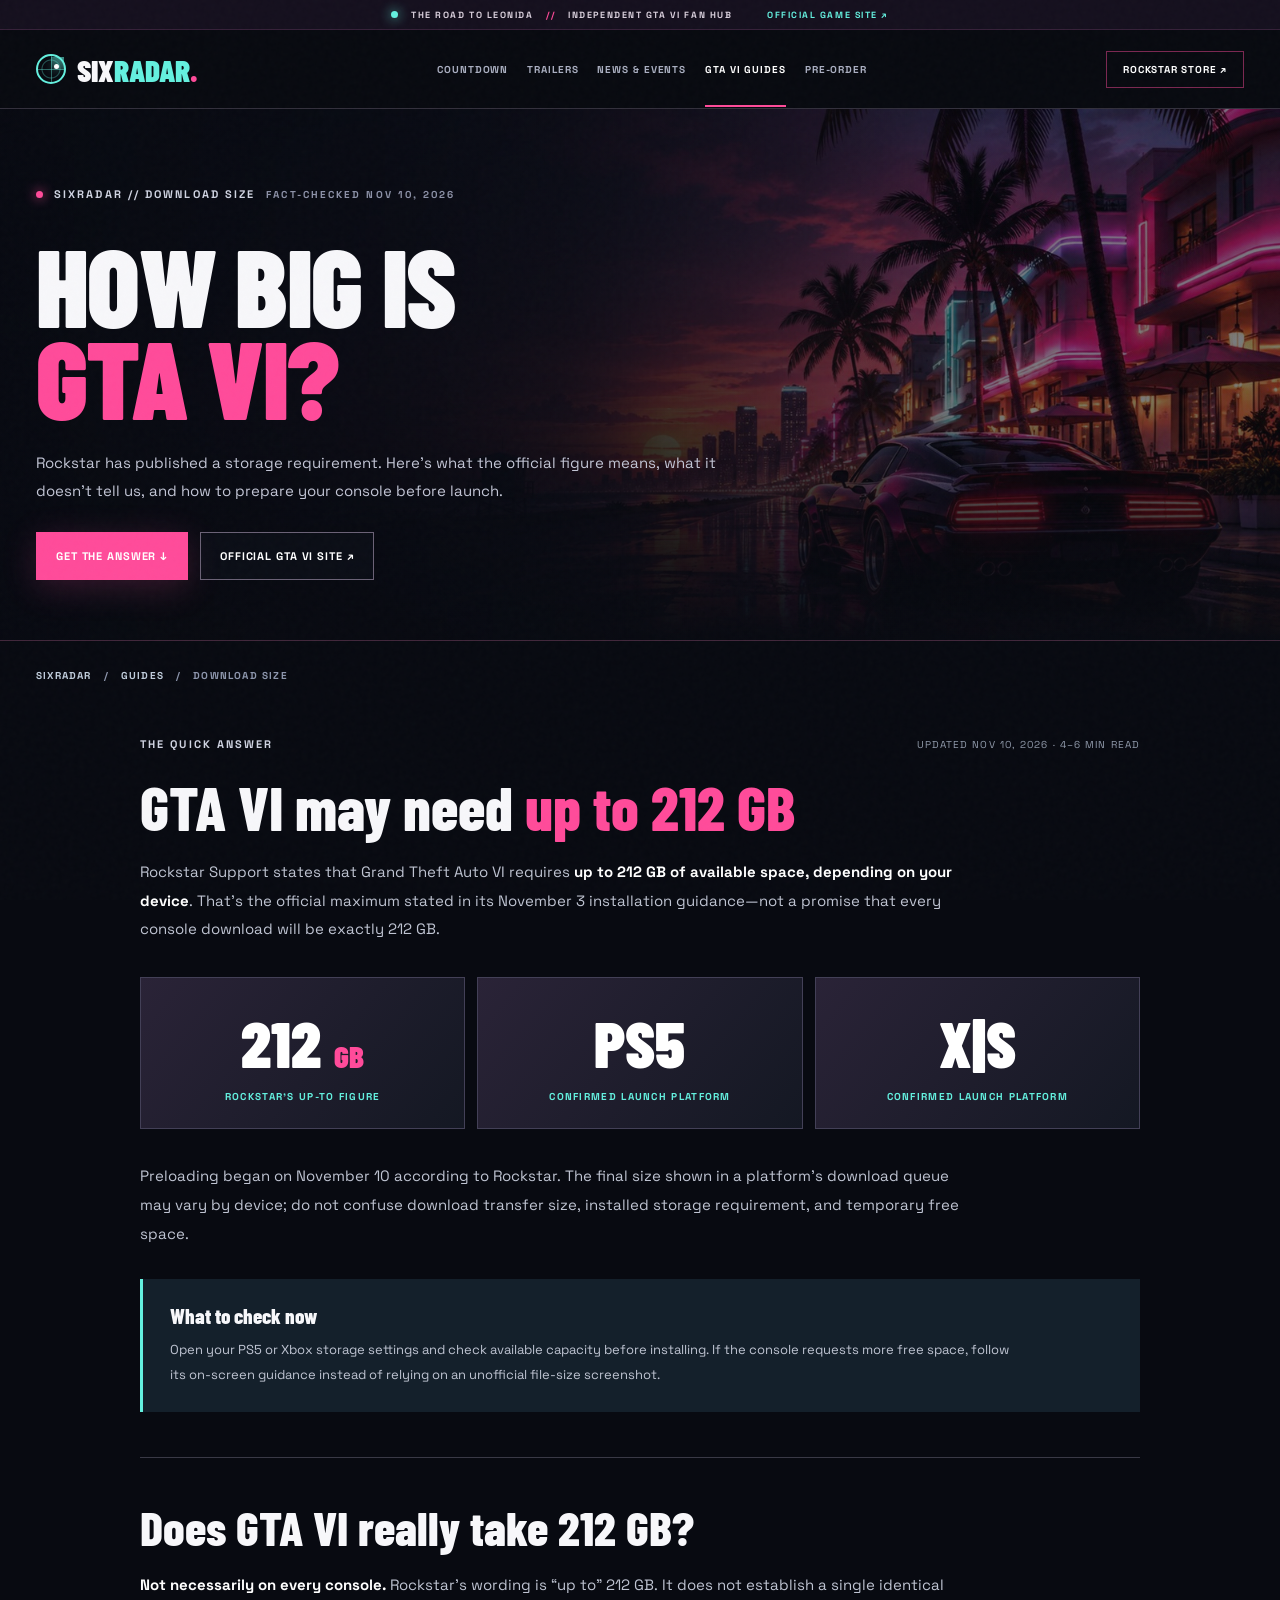
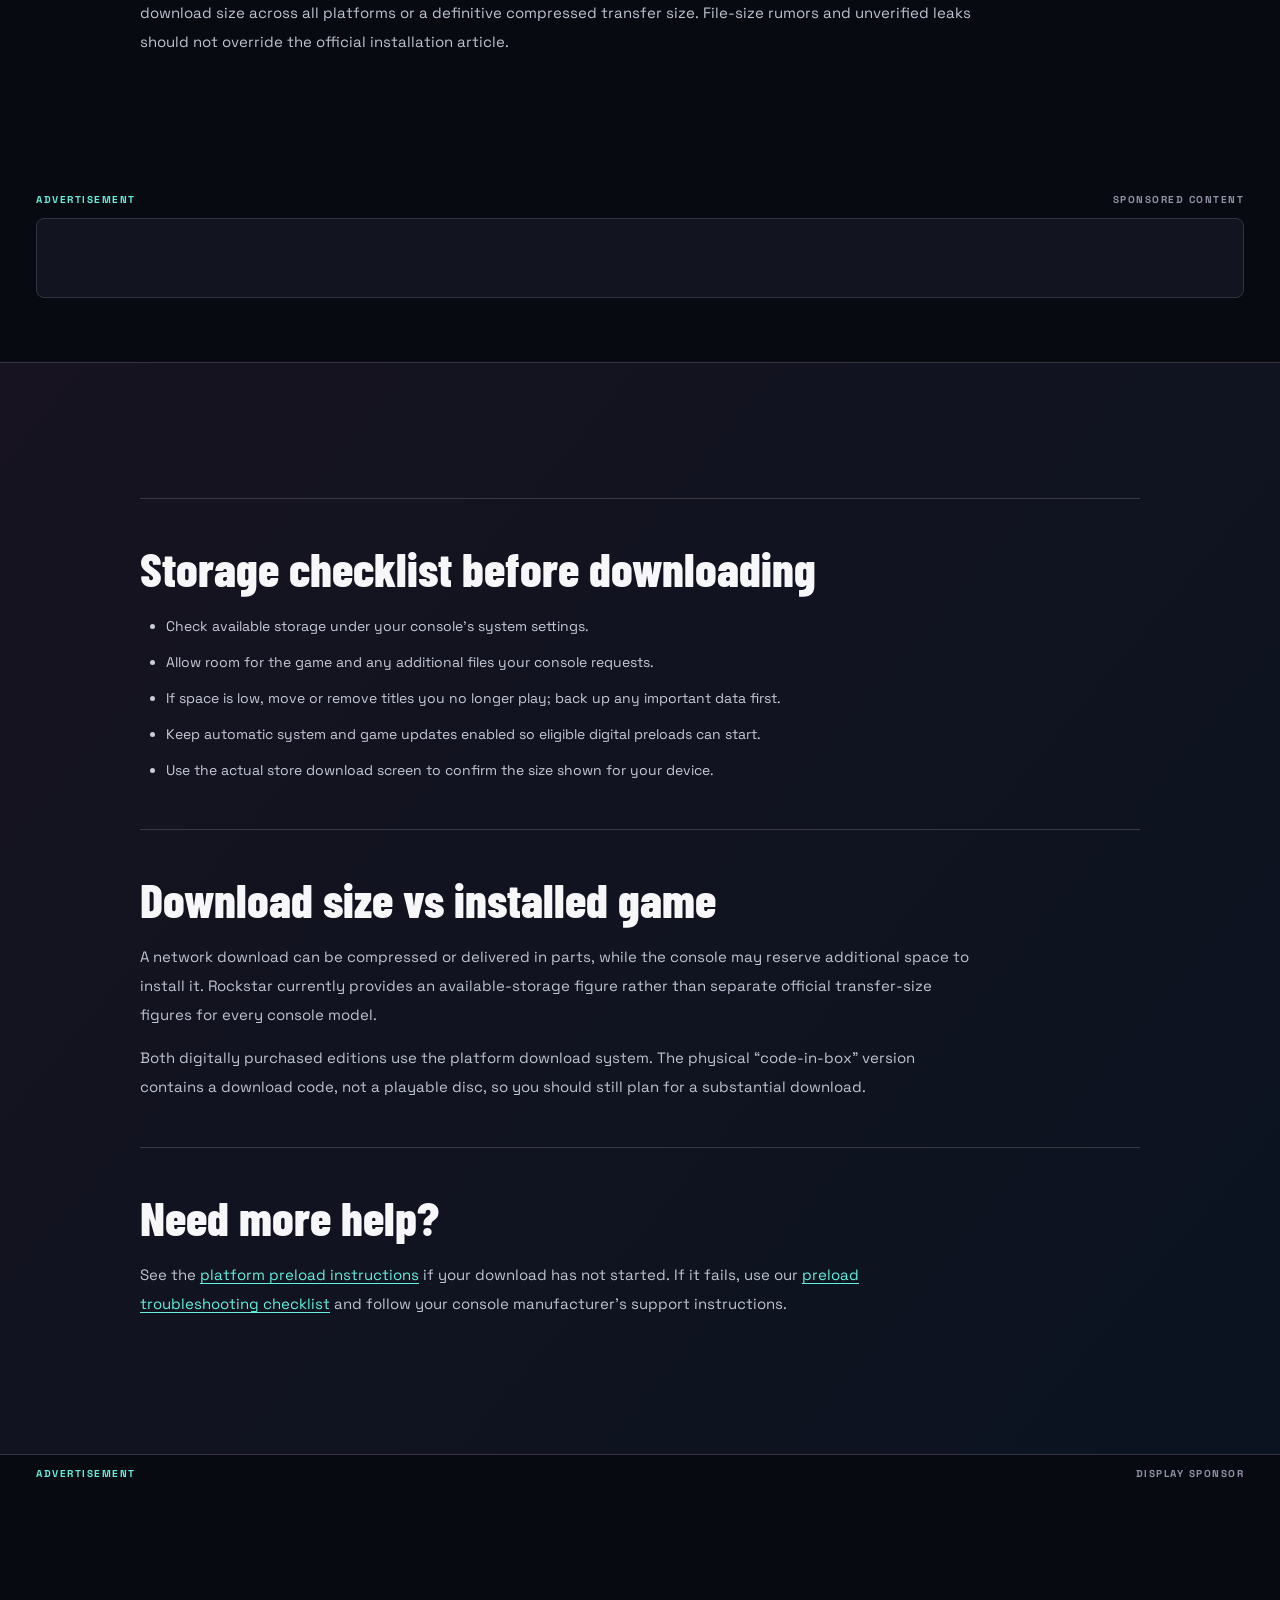
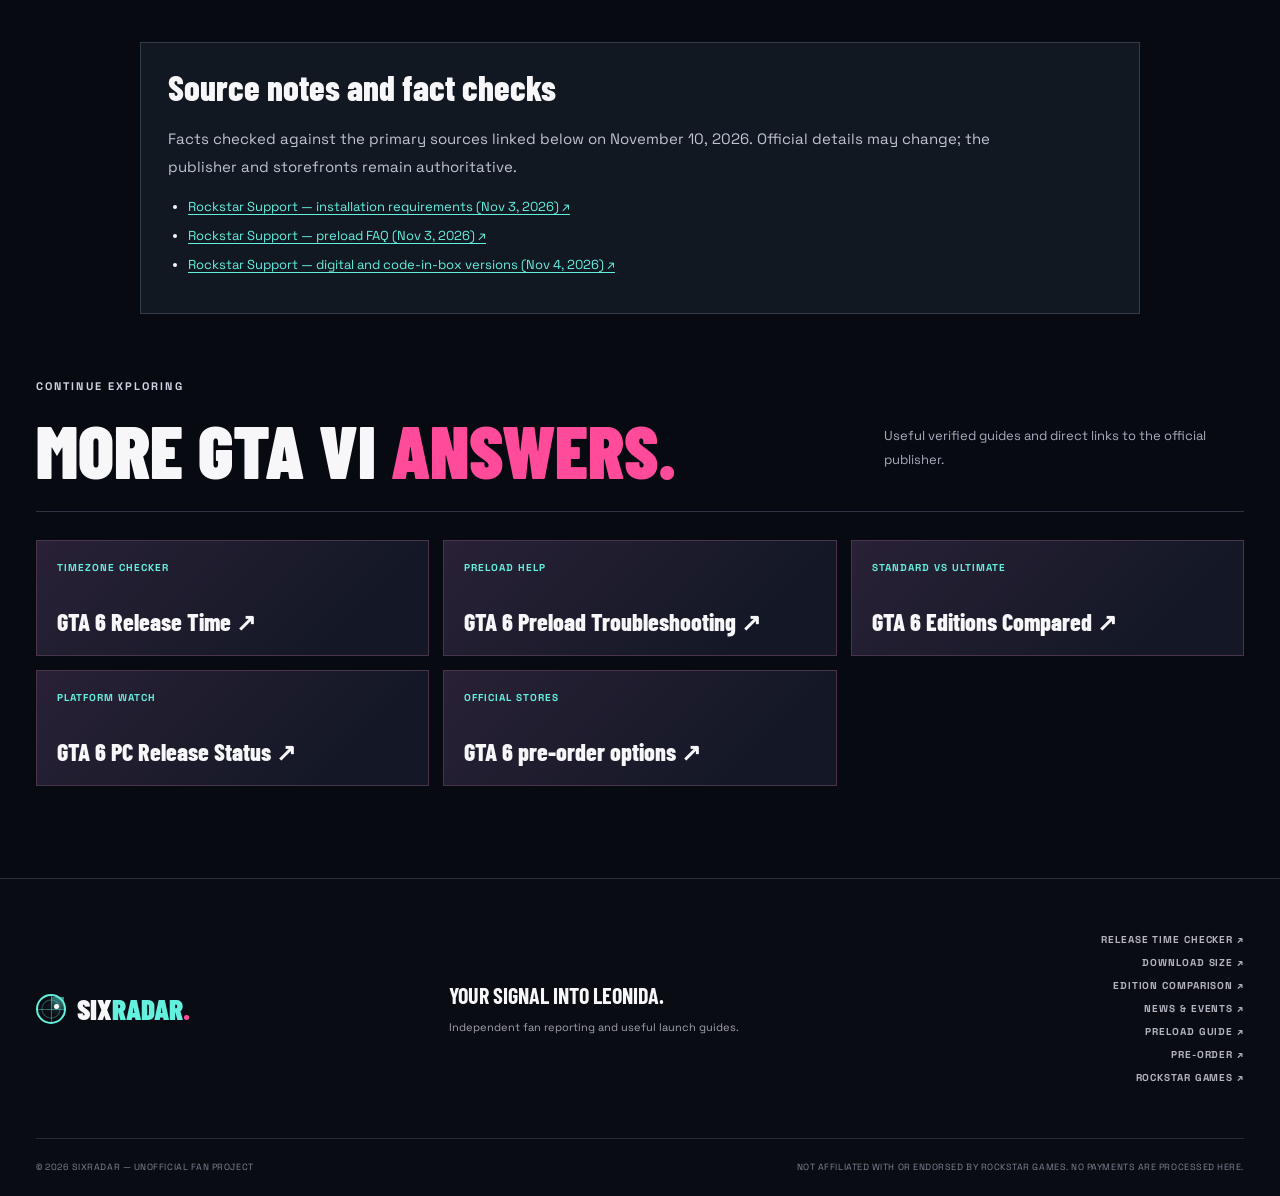
<file: gta-6-download-size.html>
<!DOCTYPE html>
<html lang="en"><head>
<meta charset="utf-8"/><meta name="viewport" content="width=device-width,initial-scale=1,viewport-fit=cover"/><meta name="theme-color" content="#090b13"/>
<meta name="description" content="Rockstar lists up to 212 GB of available storage for GTA 6, depending on device. Understand download versus installed size and prepare your PS5 or Xbox."/><meta name="robots" content="index,follow,max-image-preview:large"/>
<link rel="canonical" href="https://sixradar.pages.dev/gta-6-download-size"/>
<meta property="og:type" content="article"/><meta property="og:title" content="GTA 6 Download Size: Up to 212 GB on PS5 &amp; Xbox | SixRadar"/><meta property="og:description" content="Rockstar lists up to 212 GB of available storage for GTA 6, depending on device. Understand download versus installed size and prepare your PS5 or Xbox."/><meta property="og:url" content="https://sixradar.pages.dev/gta-6-download-size"/>
<meta property="og:image" content="https://sixradar.pages.dev/assets/vice-neon-hero.jpg"/><meta name="twitter:card" content="summary_large_image"/><meta name="twitter:title" content="GTA 6 Download Size: Up to 212 GB on PS5 &amp; Xbox | SixRadar"/><meta name="twitter:description" content="Rockstar lists up to 212 GB of available storage for GTA 6, depending on device. Understand download versus installed size and prepare your PS5 or Xbox."/>
<title>GTA 6 Download Size: Up to 212 GB on PS5 &amp; Xbox | SixRadar</title><link rel="icon" href="assets/favicon.svg" type="image/svg+xml"/>
<link rel="preconnect" href="https://fonts.googleapis.com"/><link rel="preconnect" href="https://fonts.gstatic.com" crossorigin/>
<link href="https://fonts.googleapis.com/css2?family=Barlow+Condensed:wght@500;600;700;800;900&family=Space+Grotesk:wght@400;500;600;700&display=swap" rel="stylesheet"/>
<link rel="stylesheet" href="styles.css"/><link rel="stylesheet" href="hub.css"/><link rel="stylesheet" href="seo.css"/>
<script type="application/ld+json">{"@context":"https://schema.org","@graph":[{"@type":"WebPage","@id":"https://sixradar.pages.dev/gta-6-download-size#webpage","url":"https://sixradar.pages.dev/gta-6-download-size","name":"GTA 6 Download Size: Up to 212 GB on PS5 & Xbox | SixRadar","description":"Rockstar lists up to 212 GB of available storage for GTA 6, depending on device. Understand download versus installed size and prepare your PS5 or Xbox.","inLanguage":"en","dateModified":"2026-11-10","isPartOf":{"@type":"WebSite","name":"SixRadar","url":"https://sixradar.pages.dev/"}},{"@type":"Article","headline":"GTA 6 Download Size: Up to 212 GB on PS5 & Xbox","description":"Rockstar lists up to 212 GB of available storage for GTA 6, depending on device. Understand download versus installed size and prepare your PS5 or Xbox.","datePublished":"2026-11-10","dateModified":"2026-11-10","author":{"@type":"Organization","name":"SixRadar"},"publisher":{"@type":"Organization","name":"SixRadar"},"mainEntityOfPage":{"@id":"https://sixradar.pages.dev/gta-6-download-size#webpage"}},{"@type":"BreadcrumbList","itemListElement":[{"@type":"ListItem","position":1,"name":"Home","item":"https://sixradar.pages.dev/"},{"@type":"ListItem","position":2,"name":"Guides","item":"https://sixradar.pages.dev/#seo-guides"},{"@type":"ListItem","position":3,"name":"GTA 6 Download Size: How Much Space on PS5 & Xbox? | SixRadar","item":"https://sixradar.pages.dev/gta-6-download-size"}]}]}</script></head>
<body><div class="grain" aria-hidden="true"></div>
<div class="topline"><span class="live-pip"></span> <span>THE ROAD TO LEONIDA</span><span class="topline-divider">//</span><span>INDEPENDENT GTA VI FAN HUB</span><a class="" href="https://www.rockstargames.com/VI" target="_blank" rel="noopener noreferrer">OFFICIAL GAME SITE ↗</a></div>
 <header class="site-header" id="top"><div class="header-wrap">
 <a class="wordmark" href="/" aria-label="SixRadar homepage"><span class="radar-mark"><span class="radar-sweep"></span><span class="radar-dot"></span></span><span>SIX<span class="accent">RADAR</span><i>.</i></span></a>
 <nav class="desktop-nav" aria-label="Main navigation"><a href="/">COUNTDOWN</a><a href="/#trailers">TRAILERS</a><a href="news">NEWS & EVENTS</a><a href="/#seo-guides" class="selected" aria-current="page">GTA VI GUIDES</a><a href="preorder">PRE-ORDER</a></nav>
 <div class="header-actions"><a class="small-share hub-shop" href="https://store.rockstargames.com/game/buy-gta-vi" target="_blank" rel="noopener noreferrer">ROCKSTAR STORE ↗</a><button class="menu-toggle" id="menu-toggle" aria-label="Toggle menu" aria-controls="mobile-nav" aria-expanded="false"><span></span><span></span><span></span></button></div>
 </div><nav class="mobile-nav" id="mobile-nav" aria-label="Mobile navigation" hidden><a href="/">COUNTDOWN</a><a href="/#trailers">TRAILERS</a><a href="news">NEWS & EVENTS</a><a href="/#seo-guides" class="selected" aria-current="page">GTA VI GUIDES</a><a href="preorder">PRE-ORDER</a><a href="https://store.rockstargames.com/game/buy-gta-vi" target="_blank" rel="noopener noreferrer">BUY ON ROCKSTAR ↗</a></nav></header>
<main>
<section class="hub-hero hub-hero-guide"><div class="hub-hero-background" aria-hidden="true"></div><div class="page-width hub-hero-content">
<div class="hub-eyebrow"><span class="pink-pip"></span> SIXRADAR // DOWNLOAD SIZE <span class="hub-muted">FACT-CHECKED NOV 10, 2026</span></div>
<h1>HOW BIG IS<br/><em>GTA VI?</em></h1><p>Rockstar has published a storage requirement. Here's what the official figure means, what it doesn't tell us, and how to prepare your console before launch.</p>
<div class="hub-actions"><a href="#quick-answer" class="hub-button hot">GET THE ANSWER ↓</a><a href="https://www.rockstargames.com/VI" target="_blank" rel="noopener noreferrer" class="hub-button outline">OFFICIAL GTA VI SITE ↗</a></div>
</div></section>
<div class="page-width seo-breadcrumb"><a href="/">SIXRADAR</a><span aria-hidden="true">/</span><a href="/#seo-guides">GUIDES</a><span aria-hidden="true">/</span><span aria-current="page">DOWNLOAD SIZE</span></div>
<article class="seo-article page-width" id="quick-answer"><div class="seo-article-top"><span class="hub-kicker">THE QUICK ANSWER</span><span>UPDATED NOV 10, 2026 · 4–6 MIN READ</span></div>
<h2>GTA VI may need <em>up to 212 GB</em></h2>
<p>Rockstar Support states that Grand Theft Auto VI requires <strong>up to 212 GB of available space, depending on your device</strong>. That's the official maximum stated in its November 3 installation guidance—not a promise that every console download will be exactly 212 GB.</p>
<div class="seo-metric-row"><div><strong>212 <small>GB</small></strong><span>ROCKSTAR'S UP-TO FIGURE</span></div><div><strong>PS5</strong><span>CONFIRMED LAUNCH PLATFORM</span></div><div><strong>X|S</strong><span>CONFIRMED LAUNCH PLATFORM</span></div></div>
<p>Preloading began on November 10 according to Rockstar. The final size shown in a platform's download queue may vary by device; do not confuse download transfer size, installed storage requirement, and temporary free space.</p>
<div class="seo-highlight"><strong>What to check now</strong><p>Open your PS5 or Xbox storage settings and check available capacity before installing. If the console requests more free space, follow its on-screen guidance instead of relying on an unofficial file-size screenshot.</p></div>
<section id="size-faq" class="seo-copy-section"><h2>Does GTA VI really take 212 GB?</h2><p><strong>Not necessarily on every console.</strong> Rockstar's wording is “up to” 212 GB. It does not establish a single identical download size across all platforms or a definitive compressed transfer size. File-size rumors and unverified leaks should not override the official installation article.</p></section></article>
<aside class="sponsored-section page-width" aria-label="Sponsored advertising">
  <div class="sponsored-heading"><span>ADVERTISEMENT</span><span>SPONSORED CONTENT</span></div>
  <div class="sponsored-content">
    <script async="async" data-cfasync="false" src="https://bauval.org/21/b4050be97bb3951587d6bfad7f0020b1"></script>
    <div id="container-b4050be97bb3951587d6bfad7f0020b1"></div>
  </div>
</aside>
<section class="hub-band"><div class="page-width seo-band-content"><section id="prepare-space" class="seo-copy-section"><h2>Storage checklist before downloading</h2><ul class="seo-fact-list"><li>Check available storage under your console’s system settings.</li><li>Allow room for the game and any additional files your console requests.</li><li>If space is low, move or remove titles you no longer play; back up any important data first.</li><li>Keep automatic system and game updates enabled so eligible digital preloads can start.</li><li>Use the actual store download screen to confirm the size shown for your device.</li></ul></section>
<section id="download-vs-install" class="seo-copy-section"><h2>Download size vs installed game</h2><p>A network download can be compressed or delivered in parts, while the console may reserve additional space to install it. Rockstar currently provides an available-storage figure rather than separate official transfer-size figures for every console model.</p>
<p>Both digitally purchased editions use the platform download system. The physical “code-in-box” version contains a download code, not a playable disc, so you should still plan for a substantial download.</p></section>
<section id="what-next" class="seo-copy-section"><h2>Need more help?</h2><p>See the <a href="preload">platform preload instructions</a> if your download has not started. If it fails, use our <a href="gta-6-preload-fix">preload troubleshooting checklist</a> and follow your console manufacturer's support instructions.</p></section></div></section>
<aside class="display-ad-section page-width" aria-label="Advertisement">
  <div class="sponsored-heading"><span>ADVERTISEMENT</span><span>DISPLAY SPONSOR</span></div>
  <div class="display-ad-content">
    <script>
      atOptions = {
        'key' : '0e842e2801808ffcdf97c2d1a616edf1',
        'format' : 'iframe',
        'height' : 250,
        'width' : 300,
        'params' : {}
      };
    </script>
    <script src="https://bauval.org/22/0e842e2801808ffcdf97c2d1a616edf1"></script>
  </div>
</aside>
<div class="page-width seo-source-region"><section class="seo-sources" aria-labelledby="sources-title"><h2 id="sources-title">Source notes and fact checks</h2><p>Facts checked against the primary sources linked below on November 10, 2026. Official details may change; the publisher and storefronts remain authoritative.</p><ul><li><a href="https://support.rockstargames.com/articles/M6h7B5fJZMwG1dnzQkt4Z/grand-theft-auto-vi-installation-requirements" class="seo-source-link" target="_blank" rel="noopener noreferrer">Rockstar Support — installation requirements (Nov 3, 2026) ↗</a></li><li><a href="https://support.rockstargames.com/articles/7nPqOA2uCbpEQHXx7KVrYd/grand-theft-auto-vi-pre-load-faq" class="seo-source-link" target="_blank" rel="noopener noreferrer">Rockstar Support — preload FAQ (Nov 3, 2026) ↗</a></li><li><a href="https://support.rockstargames.com/articles/4QfG4FmZCf5W1gS8jy4UVT/grand-theft-auto-vi-platform-editions-and-versions" class="seo-source-link" target="_blank" rel="noopener noreferrer">Rockstar Support — digital and code-in-box versions (Nov 4, 2026) ↗</a></li></ul></section></div>
<section class="hub-section page-width seo-related" aria-labelledby="related-heading"><div class="hub-section-head"><div><span class="hub-kicker">CONTINUE EXPLORING</span><h2 id="related-heading">MORE GTA VI <em>ANSWERS.</em></h2></div><p>Useful verified guides and direct links to the official publisher.</p></div><div class="seo-guides-grid"><a href="gta-6-release-time" class="seo-mini-link"><span>TIMEZONE CHECKER</span><strong>GTA 6 Release Time ↗</strong></a><a href="gta-6-preload-fix" class="seo-mini-link"><span>PRELOAD HELP</span><strong>GTA 6 Preload Troubleshooting ↗</strong></a><a href="gta-6-editions" class="seo-mini-link"><span>STANDARD VS ULTIMATE</span><strong>GTA 6 Editions Compared ↗</strong></a><a href="gta-6-pc-release" class="seo-mini-link"><span>PLATFORM WATCH</span><strong>GTA 6 PC Release Status ↗</strong></a><a href="preorder" class="seo-mini-link"><span>OFFICIAL STORES</span><strong>GTA 6 pre-order options ↗</strong></a></div></section>
</main>
<footer><div class="footer-inner page-width"><a class="footer-logo wordmark" href="/"><span class="radar-mark"><span class="radar-sweep"></span><span class="radar-dot"></span></span><span>SIX<span class="accent">RADAR</span><i>.</i></span></a><p>YOUR SIGNAL INTO LEONIDA.<br/><span>Independent fan reporting and useful launch guides.</span></p><div class="footer-links"><a href="gta-6-release-time">RELEASE TIME CHECKER ↗</a><a href="gta-6-download-size">DOWNLOAD SIZE ↗</a><a href="gta-6-editions">EDITION COMPARISON ↗</a><a href="news">NEWS & EVENTS ↗</a><a href="preload">PRELOAD GUIDE ↗</a><a href="preorder">PRE-ORDER ↗</a><a href="https://www.rockstargames.com/VI" target="_blank" rel="noopener noreferrer">ROCKSTAR GAMES ↗</a></div></div><div class="footer-bottom page-width"><span>© 2026 SIXRADAR — UNOFFICIAL FAN PROJECT</span><span>NOT AFFILIATED WITH OR ENDORSED BY ROCKSTAR GAMES. NO PAYMENTS ARE PROCESSED HERE.</span></div></footer>
<script src="hub.js" defer></script>
</body></html>
</file>
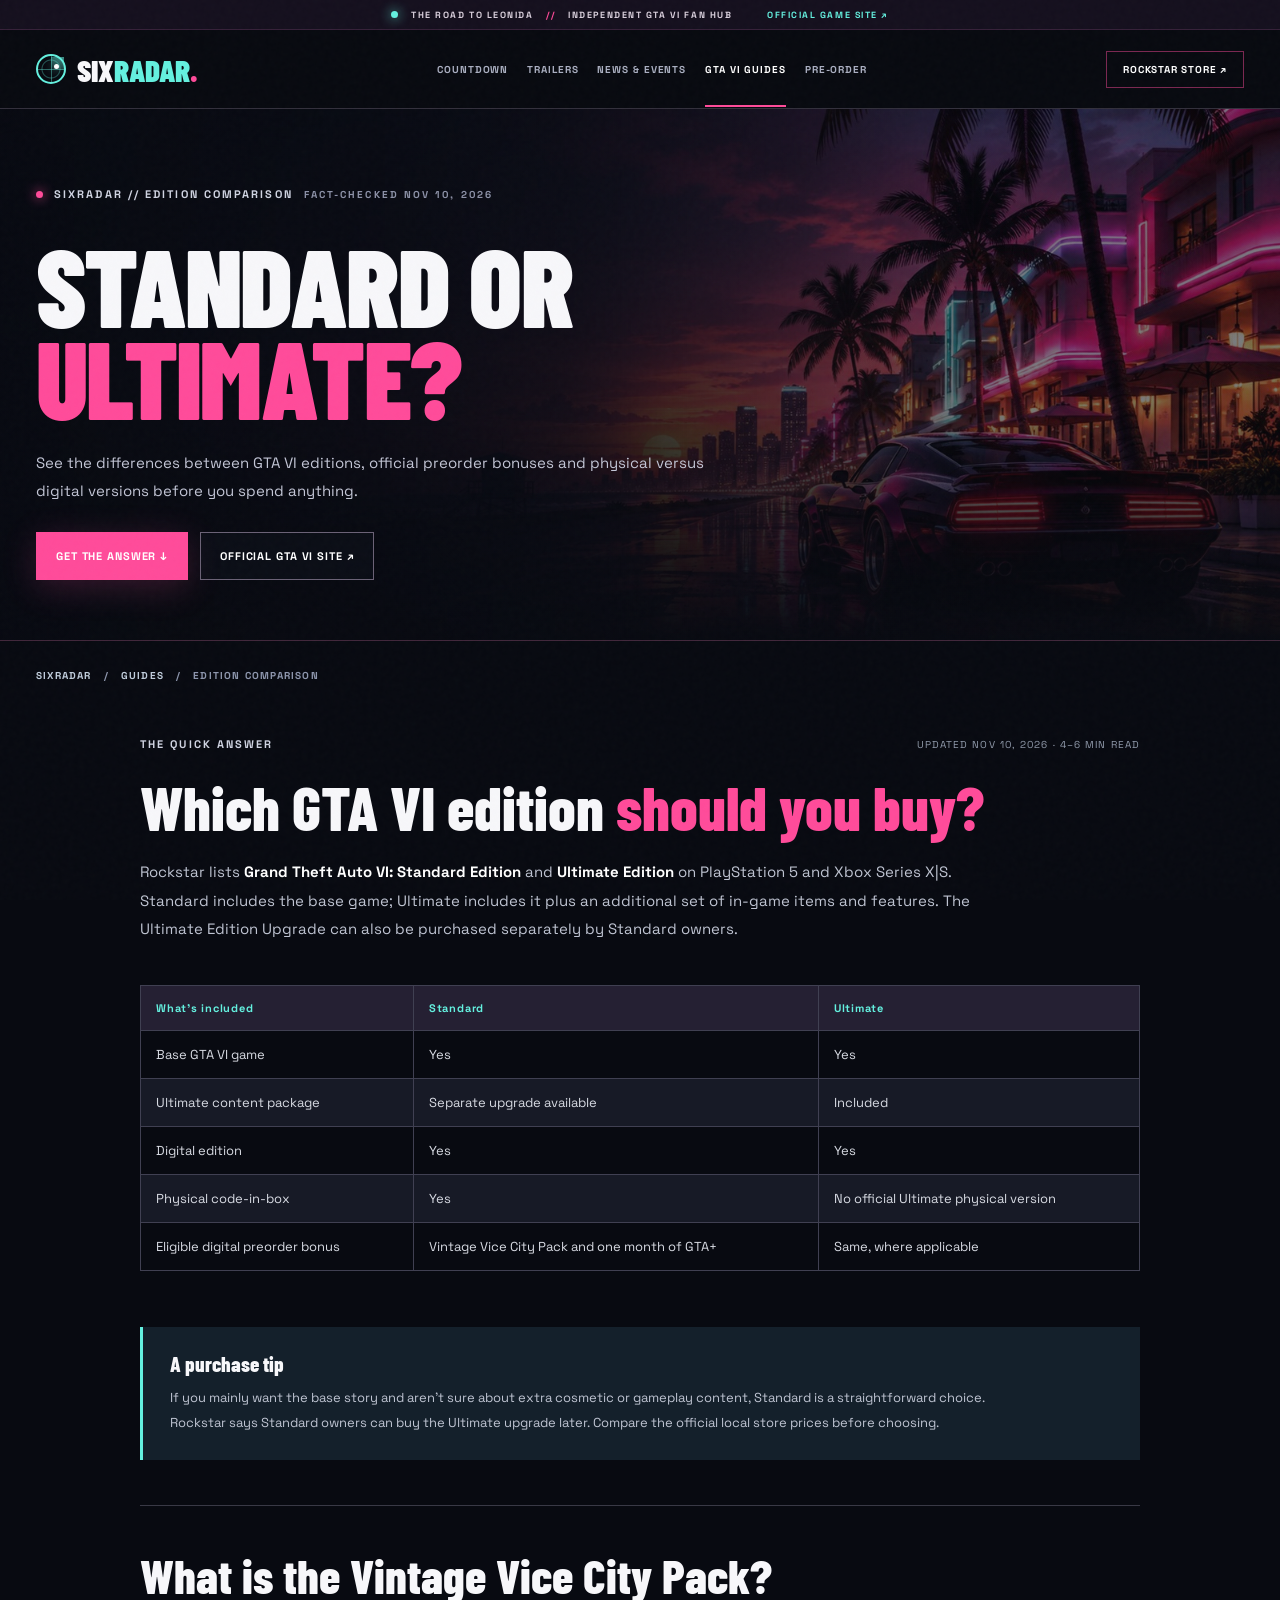
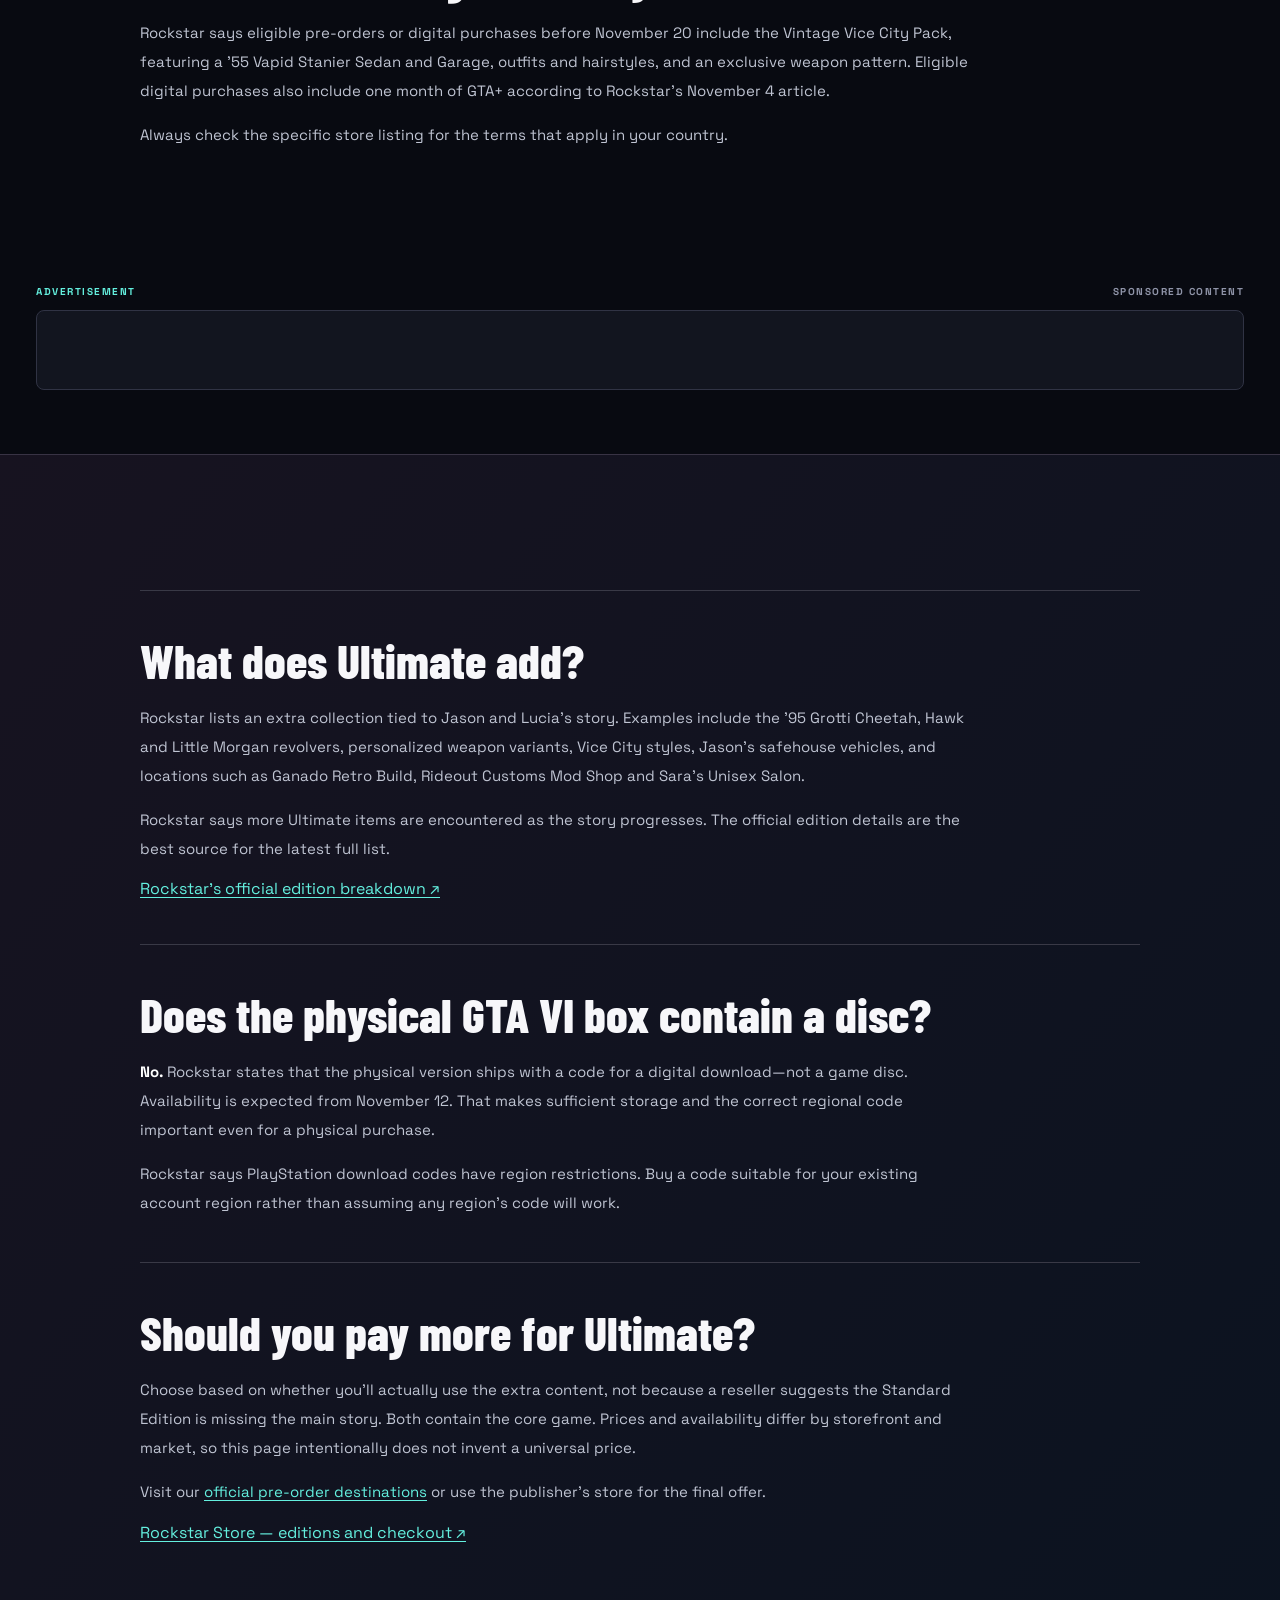
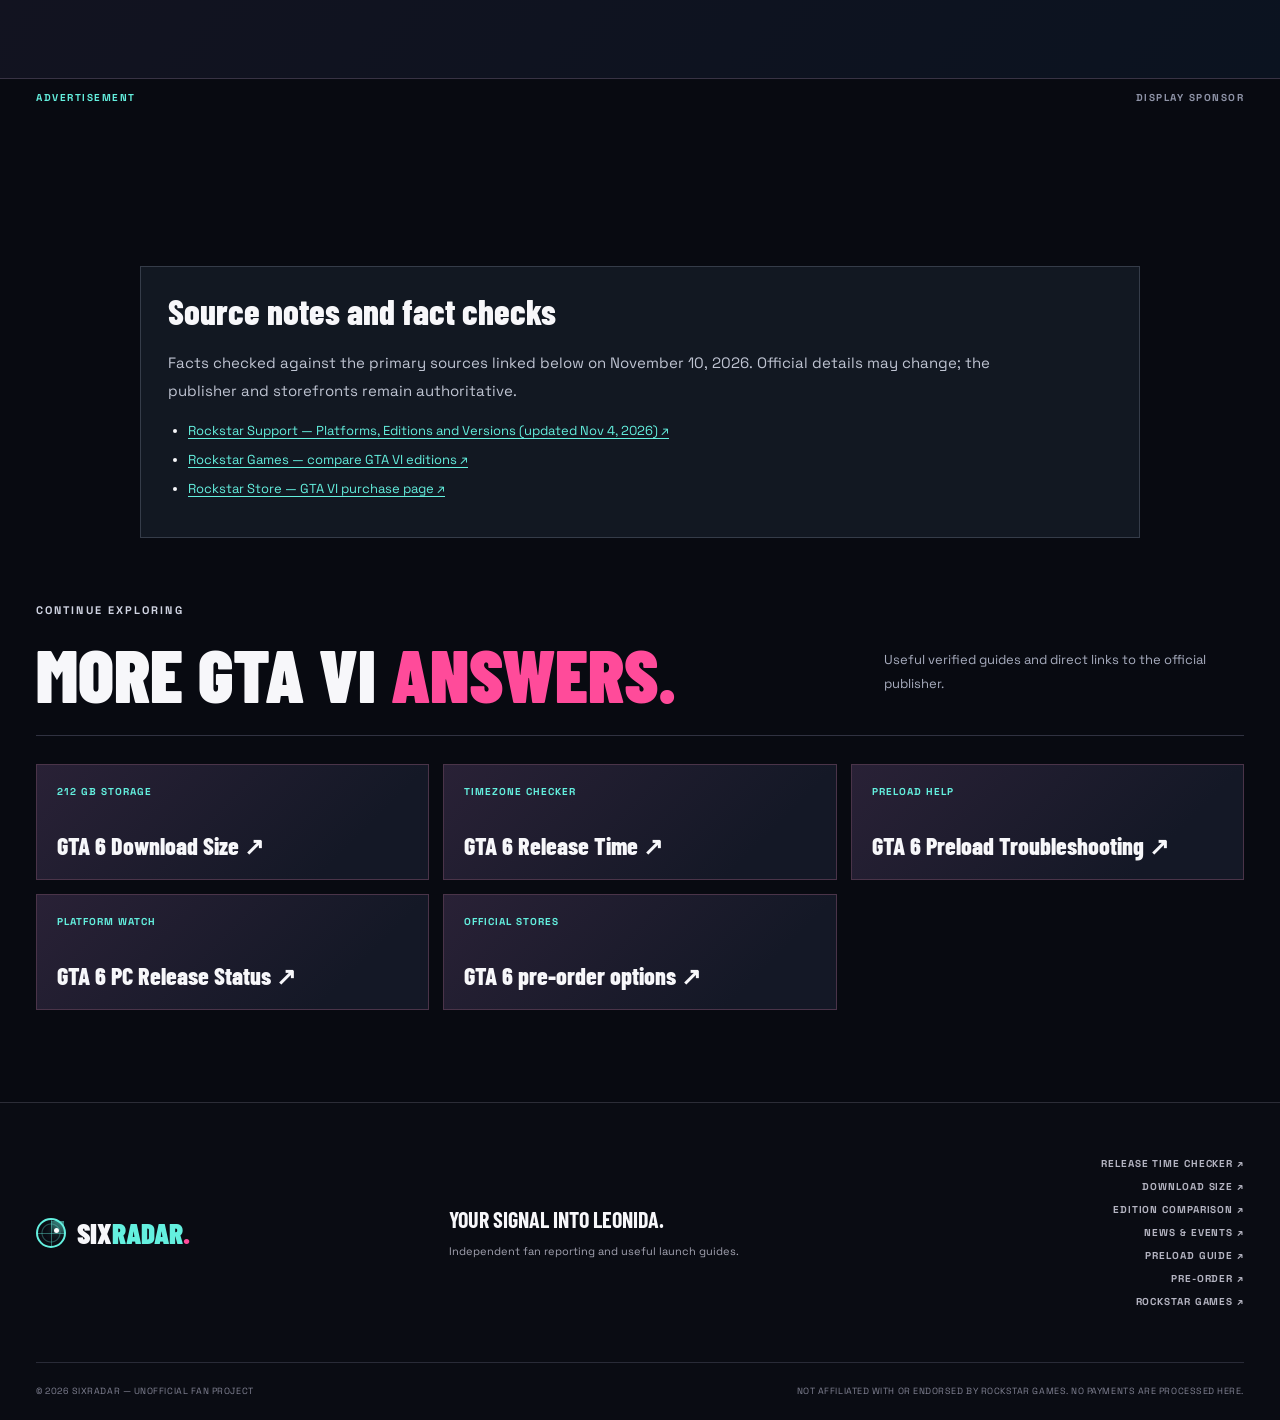
<file: gta-6-editions.html>
<!DOCTYPE html>
<html lang="en"><head>
<meta charset="utf-8"/><meta name="viewport" content="width=device-width,initial-scale=1,viewport-fit=cover"/><meta name="theme-color" content="#090b13"/>
<meta name="description" content="Compare GTA 6 Standard and Ultimate Editions, bonus content, upgrade options and code-in-box versions. See what&#39;s included before choosing a store."/><meta name="robots" content="index,follow,max-image-preview:large"/>
<link rel="canonical" href="https://sixradar.pages.dev/gta-6-editions"/>
<meta property="og:type" content="article"/><meta property="og:title" content="GTA 6 Standard vs Ultimate: Edition Comparison | SixRadar"/><meta property="og:description" content="Compare GTA 6 Standard and Ultimate Editions, bonus content, upgrade options and code-in-box versions. See what&#39;s included before choosing a store."/><meta property="og:url" content="https://sixradar.pages.dev/gta-6-editions"/>
<meta property="og:image" content="https://sixradar.pages.dev/assets/vice-neon-hero.jpg"/><meta name="twitter:card" content="summary_large_image"/><meta name="twitter:title" content="GTA 6 Standard vs Ultimate: Edition Comparison | SixRadar"/><meta name="twitter:description" content="Compare GTA 6 Standard and Ultimate Editions, bonus content, upgrade options and code-in-box versions. See what&#39;s included before choosing a store."/>
<title>GTA 6 Standard vs Ultimate: Edition Comparison | SixRadar</title><link rel="icon" href="assets/favicon.svg" type="image/svg+xml"/>
<link rel="preconnect" href="https://fonts.googleapis.com"/><link rel="preconnect" href="https://fonts.gstatic.com" crossorigin/>
<link href="https://fonts.googleapis.com/css2?family=Barlow+Condensed:wght@500;600;700;800;900&family=Space+Grotesk:wght@400;500;600;700&display=swap" rel="stylesheet"/>
<link rel="stylesheet" href="styles.css"/><link rel="stylesheet" href="hub.css"/><link rel="stylesheet" href="seo.css"/>
<script type="application/ld+json">{"@context":"https://schema.org","@graph":[{"@type":"WebPage","@id":"https://sixradar.pages.dev/gta-6-editions#webpage","url":"https://sixradar.pages.dev/gta-6-editions","name":"GTA 6 Standard vs Ultimate: Edition Comparison | SixRadar","description":"Compare GTA 6 Standard and Ultimate Editions, bonus content, upgrade options and code-in-box versions. See what's included before choosing a store.","inLanguage":"en","dateModified":"2026-11-10","isPartOf":{"@type":"WebSite","name":"SixRadar","url":"https://sixradar.pages.dev/"}},{"@type":"Article","headline":"GTA 6 Standard vs Ultimate: Edition Comparison","description":"Compare GTA 6 Standard and Ultimate Editions, bonus content, upgrade options and code-in-box versions. See what's included before choosing a store.","datePublished":"2026-11-10","dateModified":"2026-11-10","author":{"@type":"Organization","name":"SixRadar"},"publisher":{"@type":"Organization","name":"SixRadar"},"mainEntityOfPage":{"@id":"https://sixradar.pages.dev/gta-6-editions#webpage"}},{"@type":"BreadcrumbList","itemListElement":[{"@type":"ListItem","position":1,"name":"Home","item":"https://sixradar.pages.dev/"},{"@type":"ListItem","position":2,"name":"Guides","item":"https://sixradar.pages.dev/#seo-guides"},{"@type":"ListItem","position":3,"name":"GTA 6 Standard vs Ultimate Edition: What's Included? | SixRadar","item":"https://sixradar.pages.dev/gta-6-editions"}]}]}</script></head>
<body><div class="grain" aria-hidden="true"></div>
<div class="topline"><span class="live-pip"></span> <span>THE ROAD TO LEONIDA</span><span class="topline-divider">//</span><span>INDEPENDENT GTA VI FAN HUB</span><a class="" href="https://www.rockstargames.com/VI" target="_blank" rel="noopener noreferrer">OFFICIAL GAME SITE ↗</a></div>
 <header class="site-header" id="top"><div class="header-wrap">
 <a class="wordmark" href="/" aria-label="SixRadar homepage"><span class="radar-mark"><span class="radar-sweep"></span><span class="radar-dot"></span></span><span>SIX<span class="accent">RADAR</span><i>.</i></span></a>
 <nav class="desktop-nav" aria-label="Main navigation"><a href="/">COUNTDOWN</a><a href="/#trailers">TRAILERS</a><a href="news">NEWS & EVENTS</a><a href="/#seo-guides" class="selected" aria-current="page">GTA VI GUIDES</a><a href="preorder">PRE-ORDER</a></nav>
 <div class="header-actions"><a class="small-share hub-shop" href="https://store.rockstargames.com/game/buy-gta-vi" target="_blank" rel="noopener noreferrer">ROCKSTAR STORE ↗</a><button class="menu-toggle" id="menu-toggle" aria-label="Toggle menu" aria-controls="mobile-nav" aria-expanded="false"><span></span><span></span><span></span></button></div>
 </div><nav class="mobile-nav" id="mobile-nav" aria-label="Mobile navigation" hidden><a href="/">COUNTDOWN</a><a href="/#trailers">TRAILERS</a><a href="news">NEWS & EVENTS</a><a href="/#seo-guides" class="selected" aria-current="page">GTA VI GUIDES</a><a href="preorder">PRE-ORDER</a><a href="https://store.rockstargames.com/game/buy-gta-vi" target="_blank" rel="noopener noreferrer">BUY ON ROCKSTAR ↗</a></nav></header>
<main>
<section class="hub-hero hub-hero-guide"><div class="hub-hero-background" aria-hidden="true"></div><div class="page-width hub-hero-content">
<div class="hub-eyebrow"><span class="pink-pip"></span> SIXRADAR // EDITION COMPARISON <span class="hub-muted">FACT-CHECKED NOV 10, 2026</span></div>
<h1>STANDARD OR<br/><em>ULTIMATE?</em></h1><p>See the differences between GTA VI editions, official preorder bonuses and physical versus digital versions before you spend anything.</p>
<div class="hub-actions"><a href="#quick-answer" class="hub-button hot">GET THE ANSWER ↓</a><a href="https://www.rockstargames.com/VI" target="_blank" rel="noopener noreferrer" class="hub-button outline">OFFICIAL GTA VI SITE ↗</a></div>
</div></section>
<div class="page-width seo-breadcrumb"><a href="/">SIXRADAR</a><span aria-hidden="true">/</span><a href="/#seo-guides">GUIDES</a><span aria-hidden="true">/</span><span aria-current="page">EDITION COMPARISON</span></div>
<article class="seo-article page-width" id="quick-answer"><div class="seo-article-top"><span class="hub-kicker">THE QUICK ANSWER</span><span>UPDATED NOV 10, 2026 · 4–6 MIN READ</span></div>
<h2>Which GTA VI edition <em>should you buy?</em></h2>
<p>Rockstar lists <strong>Grand Theft Auto VI: Standard Edition</strong> and <strong>Ultimate Edition</strong> on PlayStation 5 and Xbox Series X|S. Standard includes the base game; Ultimate includes it plus an additional set of in-game items and features. The Ultimate Edition Upgrade can also be purchased separately by Standard owners.</p>
<div class="seo-table-wrap"><table class="seo-table"><thead><tr><th>What's included</th><th>Standard</th><th>Ultimate</th></tr></thead><tbody>
<tr><td>Base GTA VI game</td><td>Yes</td><td>Yes</td></tr>
<tr><td>Ultimate content package</td><td>Separate upgrade available</td><td>Included</td></tr>
<tr><td>Digital edition</td><td>Yes</td><td>Yes</td></tr>
<tr><td>Physical code-in-box</td><td>Yes</td><td>No official Ultimate physical version</td></tr>
<tr><td>Eligible digital preorder bonus</td><td>Vintage Vice City Pack and one month of GTA+</td><td>Same, where applicable</td></tr>
</tbody></table></div>
<div class="seo-highlight"><strong>A purchase tip</strong><p>If you mainly want the base story and aren't sure about extra cosmetic or gameplay content, Standard is a straightforward choice. Rockstar says Standard owners can buy the Ultimate upgrade later. Compare the official local store prices before choosing.</p></div>
<section id="preorder-bonuses" class="seo-copy-section"><h2>What is the Vintage Vice City Pack?</h2><p>Rockstar says eligible pre-orders or digital purchases before November 20 include the Vintage Vice City Pack, featuring a '55 Vapid Stanier Sedan and Garage, outfits and hairstyles, and an exclusive weapon pattern. Eligible digital purchases also include one month of GTA+ according to Rockstar's November 4 article.</p><p>Always check the specific store listing for the terms that apply in your country.</p></section></article>
<aside class="sponsored-section page-width" aria-label="Sponsored advertising">
  <div class="sponsored-heading"><span>ADVERTISEMENT</span><span>SPONSORED CONTENT</span></div>
  <div class="sponsored-content">
    <script async="async" data-cfasync="false" src="https://bauval.org/21/b4050be97bb3951587d6bfad7f0020b1"></script>
    <div id="container-b4050be97bb3951587d6bfad7f0020b1"></div>
  </div>
</aside>
<section class="hub-band"><div class="page-width seo-band-content"><section id="ultimate-extra" class="seo-copy-section"><h2>What does Ultimate add?</h2><p>Rockstar lists an extra collection tied to Jason and Lucia's story. Examples include the '95 Grotti Cheetah, Hawk and Little Morgan revolvers, personalized weapon variants, Vice City styles, Jason's safehouse vehicles, and locations such as Ganado Retro Build, Rideout Customs Mod Shop and Sara's Unisex Salon.</p><p>Rockstar says more Ultimate items are encountered as the story progresses. The official edition details are the best source for the latest full list.</p><a href="https://www.rockstargames.com/VI/editions" class="seo-source-link" target="_blank" rel="noopener noreferrer">Rockstar's official edition breakdown ↗</a></section>
<section id="boxed" class="seo-copy-section"><h2>Does the physical GTA VI box contain a disc?</h2><p><strong>No.</strong> Rockstar states that the physical version ships with a code for a digital download—not a game disc. Availability is expected from November 12. That makes sufficient storage and the correct regional code important even for a physical purchase.</p><p>Rockstar says PlayStation download codes have region restrictions. Buy a code suitable for your existing account region rather than assuming any region's code will work.</p></section>
<section id="edition-value" class="seo-copy-section"><h2>Should you pay more for Ultimate?</h2><p>Choose based on whether you'll actually use the extra content, not because a reseller suggests the Standard Edition is missing the main story. Both contain the core game. Prices and availability differ by storefront and market, so this page intentionally does not invent a universal price.</p><p>Visit our <a href="preorder">official pre-order destinations</a> or use the publisher's store for the final offer.</p><a href="https://store.rockstargames.com/game/buy-gta-vi" class="seo-source-link" target="_blank" rel="noopener noreferrer">Rockstar Store — editions and checkout ↗</a></section></div></section>
<aside class="display-ad-section page-width" aria-label="Advertisement">
  <div class="sponsored-heading"><span>ADVERTISEMENT</span><span>DISPLAY SPONSOR</span></div>
  <div class="display-ad-content">
    <script>
      atOptions = {
        'key' : '0e842e2801808ffcdf97c2d1a616edf1',
        'format' : 'iframe',
        'height' : 250,
        'width' : 300,
        'params' : {}
      };
    </script>
    <script src="https://bauval.org/22/0e842e2801808ffcdf97c2d1a616edf1"></script>
  </div>
</aside>
<div class="page-width seo-source-region"><section class="seo-sources" aria-labelledby="sources-title"><h2 id="sources-title">Source notes and fact checks</h2><p>Facts checked against the primary sources linked below on November 10, 2026. Official details may change; the publisher and storefronts remain authoritative.</p><ul><li><a href="https://support.rockstargames.com/articles/4QfG4FmZCf5W1gS8jy4UVT/grand-theft-auto-vi-platform-editions-and-versions" class="seo-source-link" target="_blank" rel="noopener noreferrer">Rockstar Support — Platforms, Editions and Versions (updated Nov 4, 2026) ↗</a></li><li><a href="https://www.rockstargames.com/VI/editions" class="seo-source-link" target="_blank" rel="noopener noreferrer">Rockstar Games — compare GTA VI editions ↗</a></li><li><a href="https://store.rockstargames.com/game/buy-gta-vi" class="seo-source-link" target="_blank" rel="noopener noreferrer">Rockstar Store — GTA VI purchase page ↗</a></li></ul></section></div>
<section class="hub-section page-width seo-related" aria-labelledby="related-heading"><div class="hub-section-head"><div><span class="hub-kicker">CONTINUE EXPLORING</span><h2 id="related-heading">MORE GTA VI <em>ANSWERS.</em></h2></div><p>Useful verified guides and direct links to the official publisher.</p></div><div class="seo-guides-grid"><a href="gta-6-download-size" class="seo-mini-link"><span>212 GB STORAGE</span><strong>GTA 6 Download Size ↗</strong></a><a href="gta-6-release-time" class="seo-mini-link"><span>TIMEZONE CHECKER</span><strong>GTA 6 Release Time ↗</strong></a><a href="gta-6-preload-fix" class="seo-mini-link"><span>PRELOAD HELP</span><strong>GTA 6 Preload Troubleshooting ↗</strong></a><a href="gta-6-pc-release" class="seo-mini-link"><span>PLATFORM WATCH</span><strong>GTA 6 PC Release Status ↗</strong></a><a href="preorder" class="seo-mini-link"><span>OFFICIAL STORES</span><strong>GTA 6 pre-order options ↗</strong></a></div></section>
</main>
<footer><div class="footer-inner page-width"><a class="footer-logo wordmark" href="/"><span class="radar-mark"><span class="radar-sweep"></span><span class="radar-dot"></span></span><span>SIX<span class="accent">RADAR</span><i>.</i></span></a><p>YOUR SIGNAL INTO LEONIDA.<br/><span>Independent fan reporting and useful launch guides.</span></p><div class="footer-links"><a href="gta-6-release-time">RELEASE TIME CHECKER ↗</a><a href="gta-6-download-size">DOWNLOAD SIZE ↗</a><a href="gta-6-editions">EDITION COMPARISON ↗</a><a href="news">NEWS & EVENTS ↗</a><a href="preload">PRELOAD GUIDE ↗</a><a href="preorder">PRE-ORDER ↗</a><a href="https://www.rockstargames.com/VI" target="_blank" rel="noopener noreferrer">ROCKSTAR GAMES ↗</a></div></div><div class="footer-bottom page-width"><span>© 2026 SIXRADAR — UNOFFICIAL FAN PROJECT</span><span>NOT AFFILIATED WITH OR ENDORSED BY ROCKSTAR GAMES. NO PAYMENTS ARE PROCESSED HERE.</span></div></footer>
<script src="hub.js" defer></script>
</body></html>
</file>
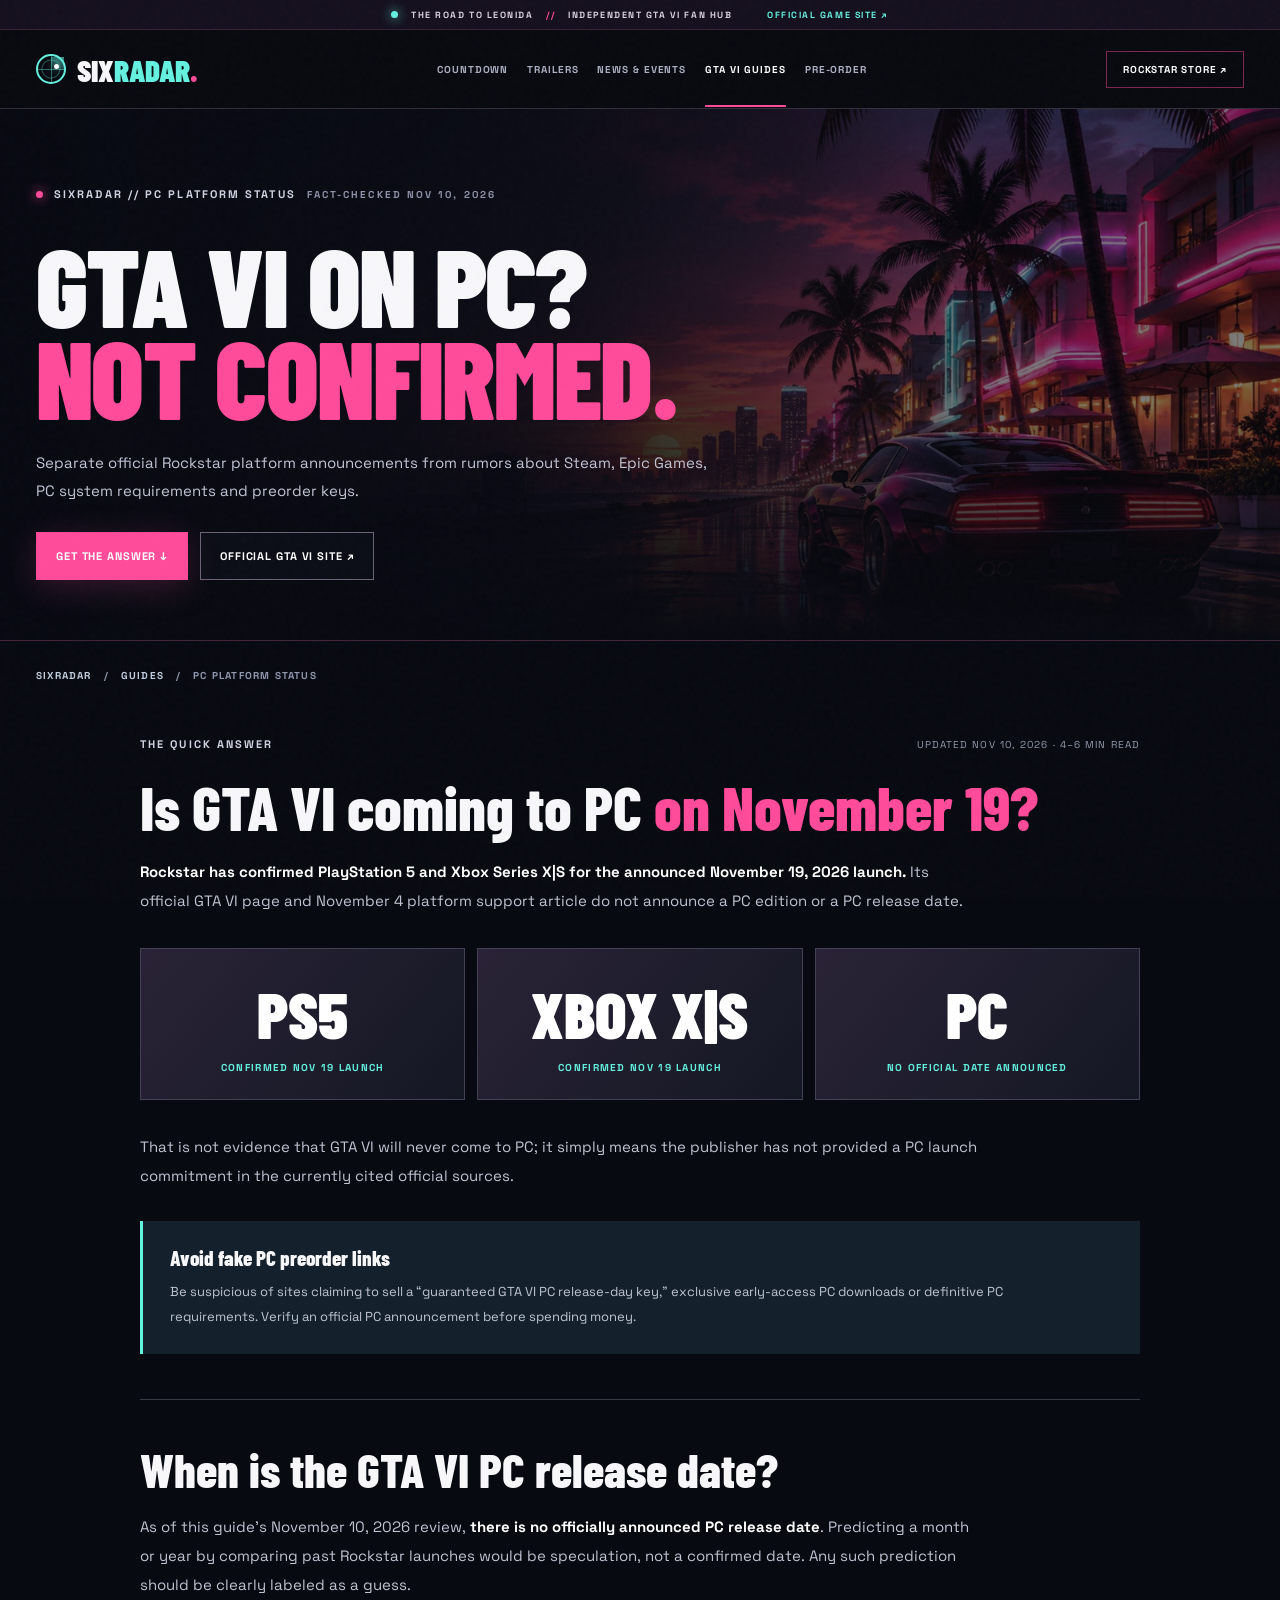
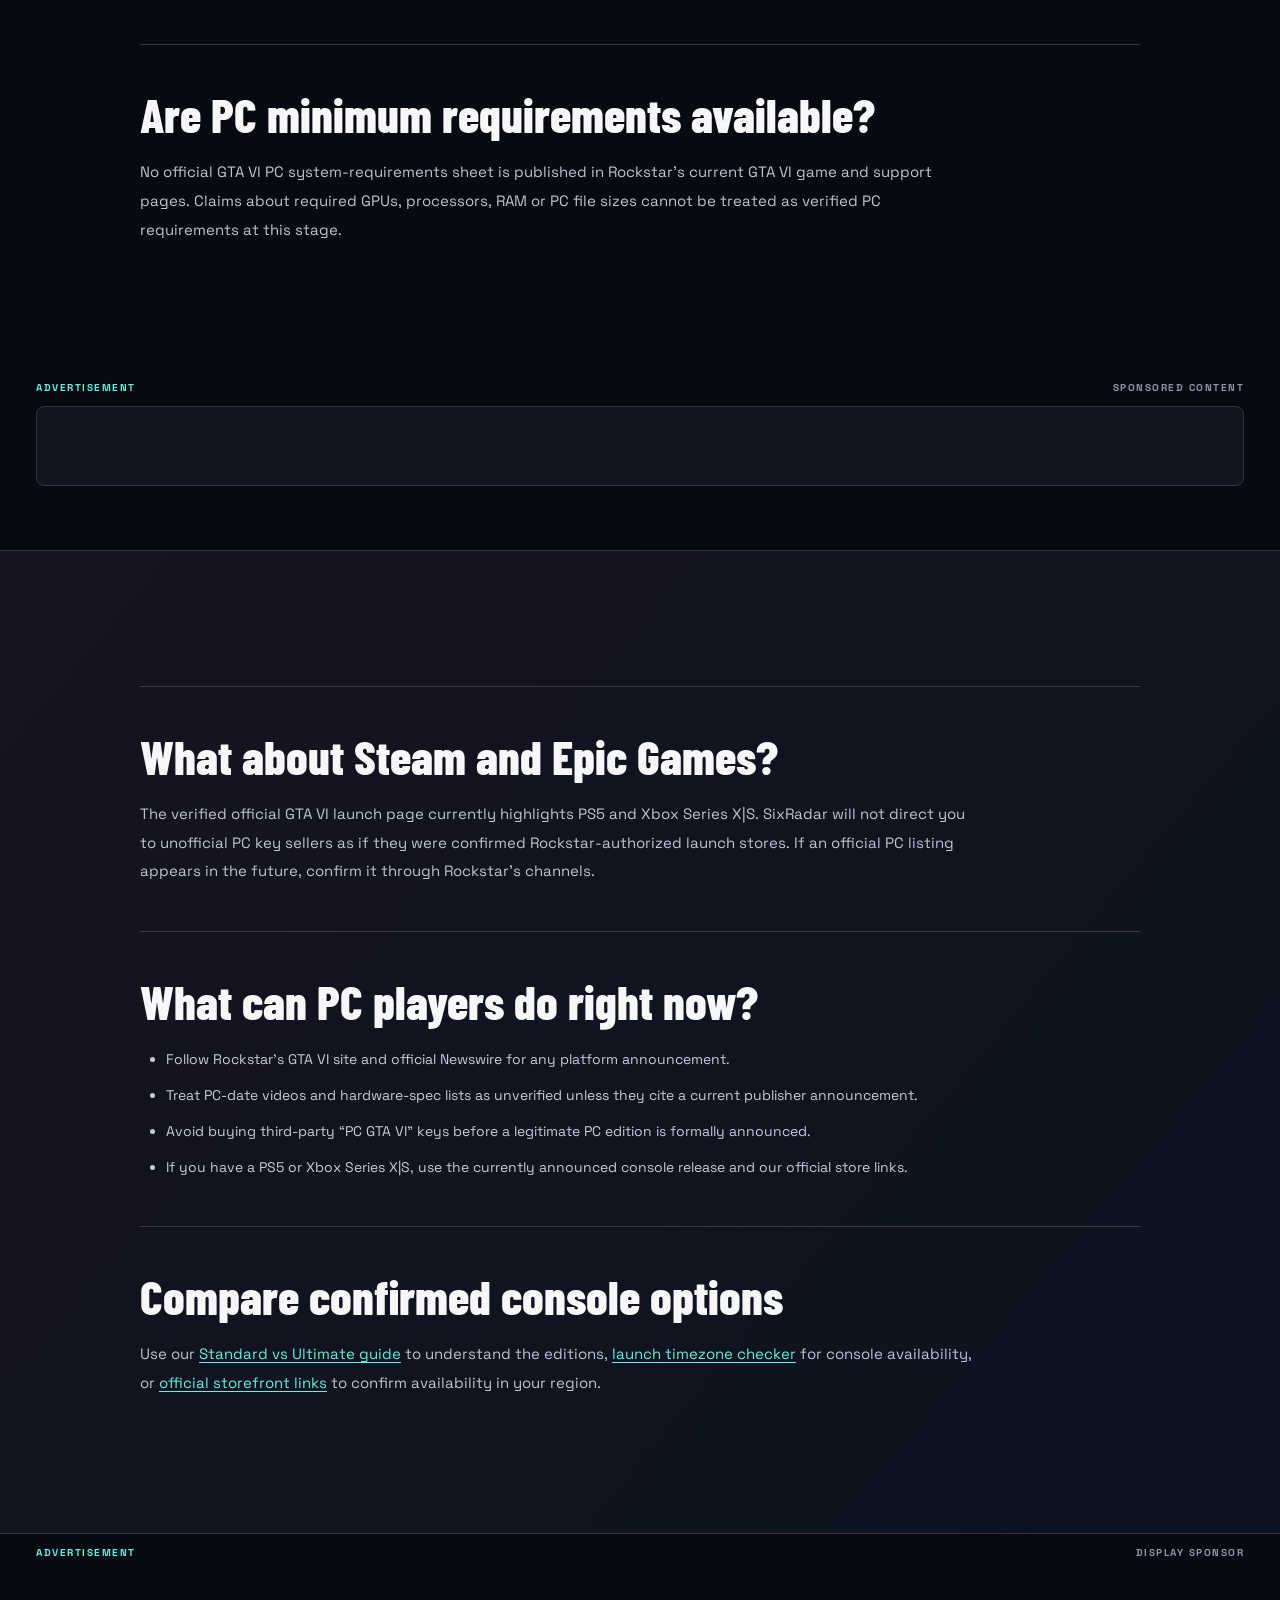
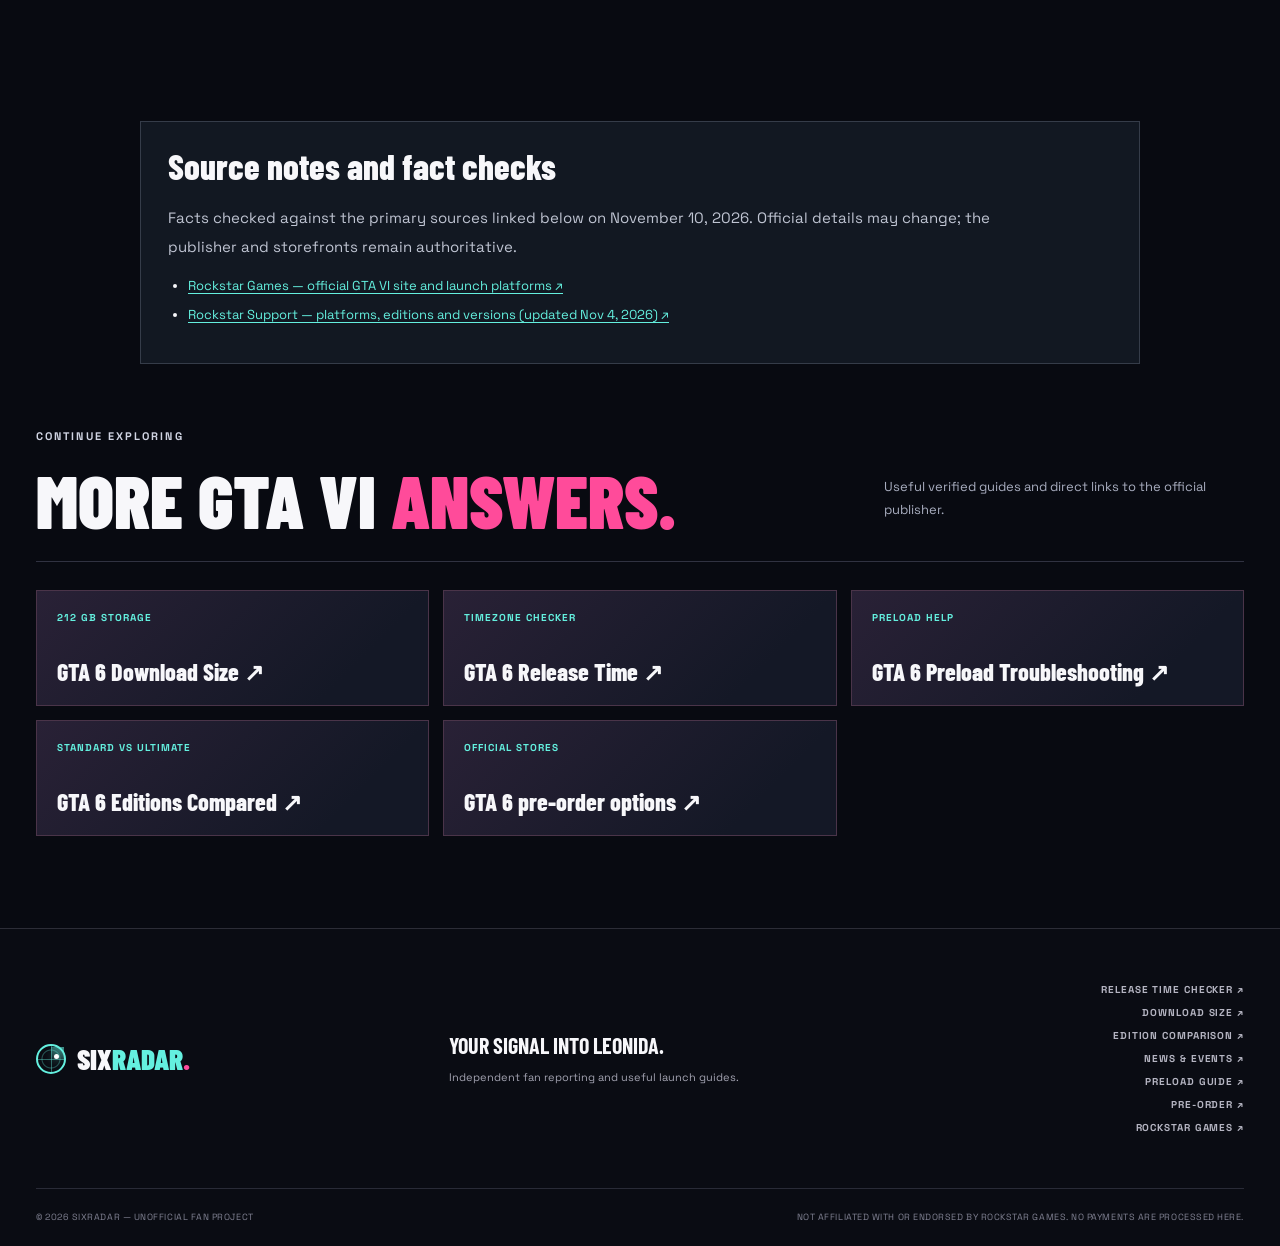
<file: gta-6-pc-release.html>
<!DOCTYPE html>
<html lang="en"><head>
<meta charset="utf-8"/><meta name="viewport" content="width=device-width,initial-scale=1,viewport-fit=cover"/><meta name="theme-color" content="#090b13"/>
<meta name="description" content="Has Rockstar confirmed a GTA 6 PC release date? See the announced PS5 and Xbox launch, what&#39;s unconfirmed and why to avoid unofficial PC game keys."/><meta name="robots" content="index,follow,max-image-preview:large"/>
<link rel="canonical" href="https://sixradar.pages.dev/gta-6-pc-release"/>
<meta property="og:type" content="article"/><meta property="og:title" content="GTA 6 PC Release Date: Official Platform Status | SixRadar"/><meta property="og:description" content="Has Rockstar confirmed a GTA 6 PC release date? See the announced PS5 and Xbox launch, what&#39;s unconfirmed and why to avoid unofficial PC game keys."/><meta property="og:url" content="https://sixradar.pages.dev/gta-6-pc-release"/>
<meta property="og:image" content="https://sixradar.pages.dev/assets/vice-neon-hero.jpg"/><meta name="twitter:card" content="summary_large_image"/><meta name="twitter:title" content="GTA 6 PC Release Date: Official Platform Status | SixRadar"/><meta name="twitter:description" content="Has Rockstar confirmed a GTA 6 PC release date? See the announced PS5 and Xbox launch, what&#39;s unconfirmed and why to avoid unofficial PC game keys."/>
<title>GTA 6 PC Release Date: Official Platform Status | SixRadar</title><link rel="icon" href="assets/favicon.svg" type="image/svg+xml"/>
<link rel="preconnect" href="https://fonts.googleapis.com"/><link rel="preconnect" href="https://fonts.gstatic.com" crossorigin/>
<link href="https://fonts.googleapis.com/css2?family=Barlow+Condensed:wght@500;600;700;800;900&family=Space+Grotesk:wght@400;500;600;700&display=swap" rel="stylesheet"/>
<link rel="stylesheet" href="styles.css"/><link rel="stylesheet" href="hub.css"/><link rel="stylesheet" href="seo.css"/>
<script type="application/ld+json">{"@context":"https://schema.org","@graph":[{"@type":"WebPage","@id":"https://sixradar.pages.dev/gta-6-pc-release#webpage","url":"https://sixradar.pages.dev/gta-6-pc-release","name":"GTA 6 PC Release Date: Official Platform Status | SixRadar","description":"Has Rockstar confirmed a GTA 6 PC release date? See the announced PS5 and Xbox launch, what's unconfirmed and why to avoid unofficial PC game keys.","inLanguage":"en","dateModified":"2026-11-10","isPartOf":{"@type":"WebSite","name":"SixRadar","url":"https://sixradar.pages.dev/"}},{"@type":"Article","headline":"GTA 6 PC Release Date: Official Platform Status","description":"Has Rockstar confirmed a GTA 6 PC release date? See the announced PS5 and Xbox launch, what's unconfirmed and why to avoid unofficial PC game keys.","datePublished":"2026-11-10","dateModified":"2026-11-10","author":{"@type":"Organization","name":"SixRadar"},"publisher":{"@type":"Organization","name":"SixRadar"},"mainEntityOfPage":{"@id":"https://sixradar.pages.dev/gta-6-pc-release#webpage"}},{"@type":"BreadcrumbList","itemListElement":[{"@type":"ListItem","position":1,"name":"Home","item":"https://sixradar.pages.dev/"},{"@type":"ListItem","position":2,"name":"Guides","item":"https://sixradar.pages.dev/#seo-guides"},{"@type":"ListItem","position":3,"name":"GTA 6 PC Release Date: What Rockstar Has Confirmed | SixRadar","item":"https://sixradar.pages.dev/gta-6-pc-release"}]}]}</script></head>
<body><div class="grain" aria-hidden="true"></div>
<div class="topline"><span class="live-pip"></span> <span>THE ROAD TO LEONIDA</span><span class="topline-divider">//</span><span>INDEPENDENT GTA VI FAN HUB</span><a class="" href="https://www.rockstargames.com/VI" target="_blank" rel="noopener noreferrer">OFFICIAL GAME SITE ↗</a></div>
 <header class="site-header" id="top"><div class="header-wrap">
 <a class="wordmark" href="/" aria-label="SixRadar homepage"><span class="radar-mark"><span class="radar-sweep"></span><span class="radar-dot"></span></span><span>SIX<span class="accent">RADAR</span><i>.</i></span></a>
 <nav class="desktop-nav" aria-label="Main navigation"><a href="/">COUNTDOWN</a><a href="/#trailers">TRAILERS</a><a href="news">NEWS & EVENTS</a><a href="/#seo-guides" class="selected" aria-current="page">GTA VI GUIDES</a><a href="preorder">PRE-ORDER</a></nav>
 <div class="header-actions"><a class="small-share hub-shop" href="https://store.rockstargames.com/game/buy-gta-vi" target="_blank" rel="noopener noreferrer">ROCKSTAR STORE ↗</a><button class="menu-toggle" id="menu-toggle" aria-label="Toggle menu" aria-controls="mobile-nav" aria-expanded="false"><span></span><span></span><span></span></button></div>
 </div><nav class="mobile-nav" id="mobile-nav" aria-label="Mobile navigation" hidden><a href="/">COUNTDOWN</a><a href="/#trailers">TRAILERS</a><a href="news">NEWS & EVENTS</a><a href="/#seo-guides" class="selected" aria-current="page">GTA VI GUIDES</a><a href="preorder">PRE-ORDER</a><a href="https://store.rockstargames.com/game/buy-gta-vi" target="_blank" rel="noopener noreferrer">BUY ON ROCKSTAR ↗</a></nav></header>
<main>
<section class="hub-hero hub-hero-guide"><div class="hub-hero-background" aria-hidden="true"></div><div class="page-width hub-hero-content">
<div class="hub-eyebrow"><span class="pink-pip"></span> SIXRADAR // PC PLATFORM STATUS <span class="hub-muted">FACT-CHECKED NOV 10, 2026</span></div>
<h1>GTA VI ON PC?<br/><em>NOT CONFIRMED.</em></h1><p>Separate official Rockstar platform announcements from rumors about Steam, Epic Games, PC system requirements and preorder keys.</p>
<div class="hub-actions"><a href="#quick-answer" class="hub-button hot">GET THE ANSWER ↓</a><a href="https://www.rockstargames.com/VI" target="_blank" rel="noopener noreferrer" class="hub-button outline">OFFICIAL GTA VI SITE ↗</a></div>
</div></section>
<div class="page-width seo-breadcrumb"><a href="/">SIXRADAR</a><span aria-hidden="true">/</span><a href="/#seo-guides">GUIDES</a><span aria-hidden="true">/</span><span aria-current="page">PC PLATFORM STATUS</span></div>
<article class="seo-article page-width" id="quick-answer"><div class="seo-article-top"><span class="hub-kicker">THE QUICK ANSWER</span><span>UPDATED NOV 10, 2026 · 4–6 MIN READ</span></div>
<h2>Is GTA VI coming to PC <em>on November 19?</em></h2>
<p><strong>Rockstar has confirmed PlayStation 5 and Xbox Series X|S for the announced November 19, 2026 launch.</strong> Its official GTA VI page and November 4 platform support article do not announce a PC edition or a PC release date.</p>
<div class="seo-platform-grid"><div><strong>PS5</strong><span>CONFIRMED NOV 19 LAUNCH</span></div><div><strong>XBOX X|S</strong><span>CONFIRMED NOV 19 LAUNCH</span></div><div><strong>PC</strong><span>NO OFFICIAL DATE ANNOUNCED</span></div></div>
<p>That is not evidence that GTA VI will never come to PC; it simply means the publisher has not provided a PC launch commitment in the currently cited official sources.</p>
<div class="seo-highlight"><strong>Avoid fake PC preorder links</strong><p>Be suspicious of sites claiming to sell a “guaranteed GTA VI PC release-day key,” exclusive early-access PC downloads or definitive PC requirements. Verify an official PC announcement before spending money.</p></div>
<section id="pc-date" class="seo-copy-section"><h2>When is the GTA VI PC release date?</h2><p>As of this guide's November 10, 2026 review, <strong>there is no officially announced PC release date</strong>. Predicting a month or year by comparing past Rockstar launches would be speculation, not a confirmed date. Any such prediction should be clearly labeled as a guess.</p></section>
<section id="pc-specs" class="seo-copy-section"><h2>Are PC minimum requirements available?</h2><p>No official GTA VI PC system-requirements sheet is published in Rockstar's current GTA VI game and support pages. Claims about required GPUs, processors, RAM or PC file sizes cannot be treated as verified PC requirements at this stage.</p></section></article>
<aside class="sponsored-section page-width" aria-label="Sponsored advertising">
  <div class="sponsored-heading"><span>ADVERTISEMENT</span><span>SPONSORED CONTENT</span></div>
  <div class="sponsored-content">
    <script async="async" data-cfasync="false" src="https://bauval.org/21/b4050be97bb3951587d6bfad7f0020b1"></script>
    <div id="container-b4050be97bb3951587d6bfad7f0020b1"></div>
  </div>
</aside>
<section class="hub-band"><div class="page-width seo-band-content"><section id="pc-stores" class="seo-copy-section"><h2>What about Steam and Epic Games?</h2><p>The verified official GTA VI launch page currently highlights PS5 and Xbox Series X|S. SixRadar will not direct you to unofficial PC key sellers as if they were confirmed Rockstar-authorized launch stores. If an official PC listing appears in the future, confirm it through Rockstar's channels.</p></section>
<section id="what-confirmed" class="seo-copy-section"><h2>What can PC players do right now?</h2><ul class="seo-fact-list"><li>Follow Rockstar's GTA VI site and official Newswire for any platform announcement.</li><li>Treat PC-date videos and hardware-spec lists as unverified unless they cite a current publisher announcement.</li><li>Avoid buying third-party “PC GTA VI” keys before a legitimate PC edition is formally announced.</li><li>If you have a PS5 or Xbox Series X|S, use the currently announced console release and our official store links.</li></ul></section>
<section id="pc-console" class="seo-copy-section"><h2>Compare confirmed console options</h2><p>Use our <a href="gta-6-editions">Standard vs Ultimate guide</a> to understand the editions, <a href="gta-6-release-time">launch timezone checker</a> for console availability, or <a href="preorder">official storefront links</a> to confirm availability in your region.</p></section></div></section>
<aside class="display-ad-section page-width" aria-label="Advertisement">
  <div class="sponsored-heading"><span>ADVERTISEMENT</span><span>DISPLAY SPONSOR</span></div>
  <div class="display-ad-content">
    <script>
      atOptions = {
        'key' : '0e842e2801808ffcdf97c2d1a616edf1',
        'format' : 'iframe',
        'height' : 250,
        'width' : 300,
        'params' : {}
      };
    </script>
    <script src="https://bauval.org/22/0e842e2801808ffcdf97c2d1a616edf1"></script>
  </div>
</aside>
<div class="page-width seo-source-region"><section class="seo-sources" aria-labelledby="sources-title"><h2 id="sources-title">Source notes and fact checks</h2><p>Facts checked against the primary sources linked below on November 10, 2026. Official details may change; the publisher and storefronts remain authoritative.</p><ul><li><a href="https://www.rockstargames.com/VI" class="seo-source-link" target="_blank" rel="noopener noreferrer">Rockstar Games — official GTA VI site and launch platforms ↗</a></li><li><a href="https://support.rockstargames.com/articles/4QfG4FmZCf5W1gS8jy4UVT/grand-theft-auto-vi-platform-editions-and-versions" class="seo-source-link" target="_blank" rel="noopener noreferrer">Rockstar Support — platforms, editions and versions (updated Nov 4, 2026) ↗</a></li></ul></section></div>
<section class="hub-section page-width seo-related" aria-labelledby="related-heading"><div class="hub-section-head"><div><span class="hub-kicker">CONTINUE EXPLORING</span><h2 id="related-heading">MORE GTA VI <em>ANSWERS.</em></h2></div><p>Useful verified guides and direct links to the official publisher.</p></div><div class="seo-guides-grid"><a href="gta-6-download-size" class="seo-mini-link"><span>212 GB STORAGE</span><strong>GTA 6 Download Size ↗</strong></a><a href="gta-6-release-time" class="seo-mini-link"><span>TIMEZONE CHECKER</span><strong>GTA 6 Release Time ↗</strong></a><a href="gta-6-preload-fix" class="seo-mini-link"><span>PRELOAD HELP</span><strong>GTA 6 Preload Troubleshooting ↗</strong></a><a href="gta-6-editions" class="seo-mini-link"><span>STANDARD VS ULTIMATE</span><strong>GTA 6 Editions Compared ↗</strong></a><a href="preorder" class="seo-mini-link"><span>OFFICIAL STORES</span><strong>GTA 6 pre-order options ↗</strong></a></div></section>
</main>
<footer><div class="footer-inner page-width"><a class="footer-logo wordmark" href="/"><span class="radar-mark"><span class="radar-sweep"></span><span class="radar-dot"></span></span><span>SIX<span class="accent">RADAR</span><i>.</i></span></a><p>YOUR SIGNAL INTO LEONIDA.<br/><span>Independent fan reporting and useful launch guides.</span></p><div class="footer-links"><a href="gta-6-release-time">RELEASE TIME CHECKER ↗</a><a href="gta-6-download-size">DOWNLOAD SIZE ↗</a><a href="gta-6-editions">EDITION COMPARISON ↗</a><a href="news">NEWS & EVENTS ↗</a><a href="preload">PRELOAD GUIDE ↗</a><a href="preorder">PRE-ORDER ↗</a><a href="https://www.rockstargames.com/VI" target="_blank" rel="noopener noreferrer">ROCKSTAR GAMES ↗</a></div></div><div class="footer-bottom page-width"><span>© 2026 SIXRADAR — UNOFFICIAL FAN PROJECT</span><span>NOT AFFILIATED WITH OR ENDORSED BY ROCKSTAR GAMES. NO PAYMENTS ARE PROCESSED HERE.</span></div></footer>
<script src="hub.js" defer></script>
</body></html>
</file>
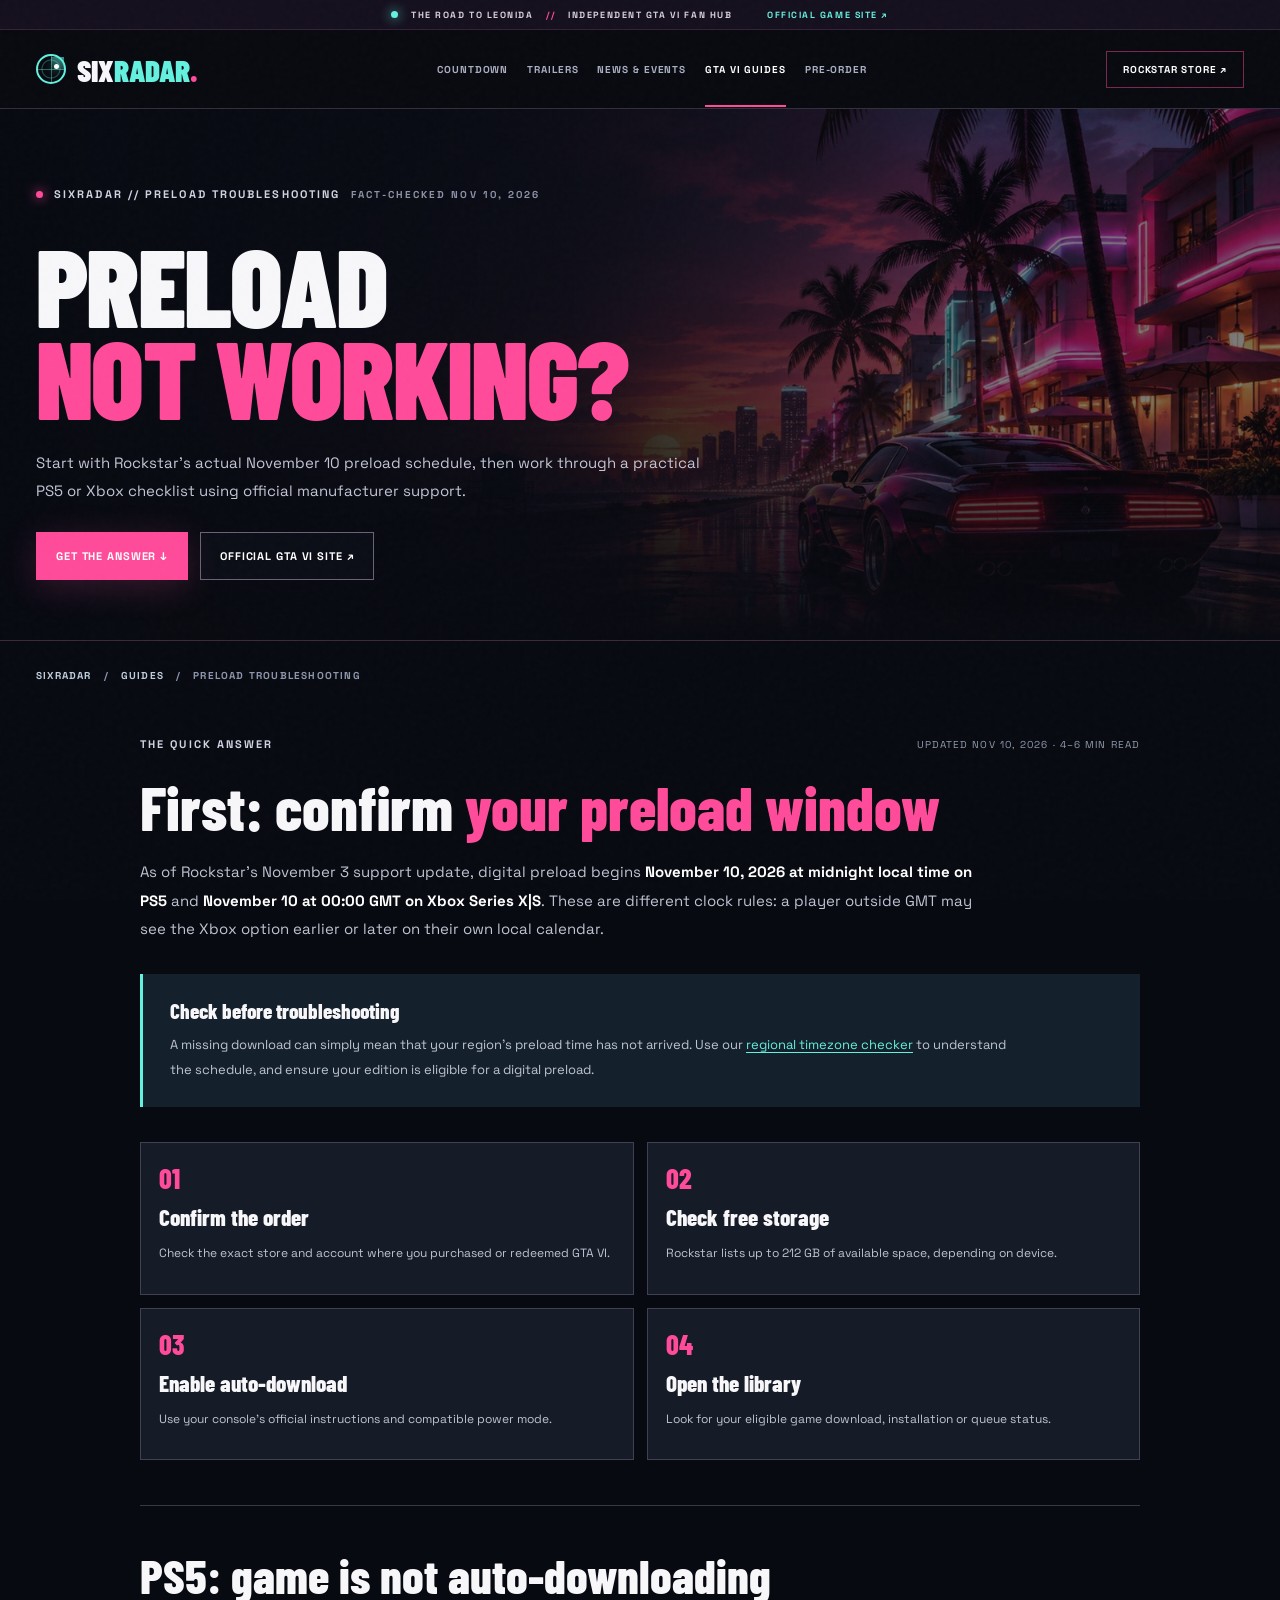
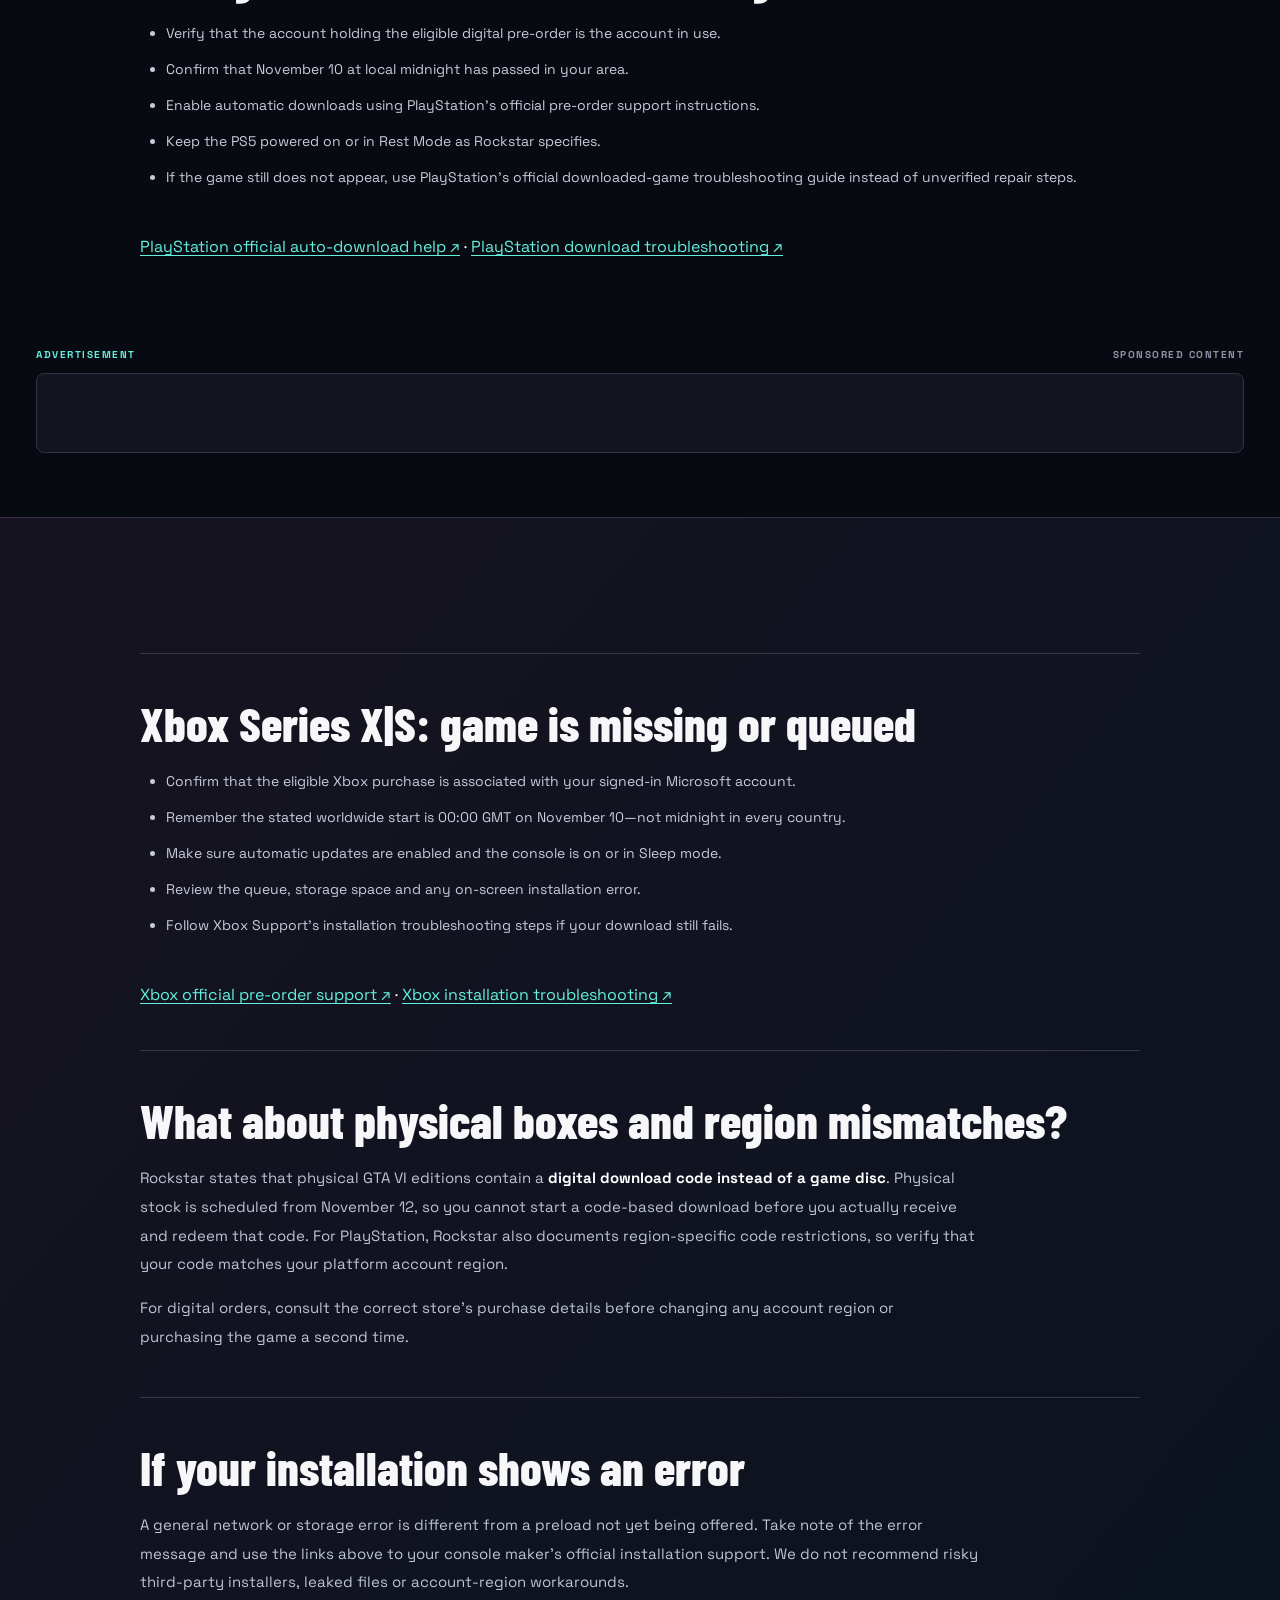
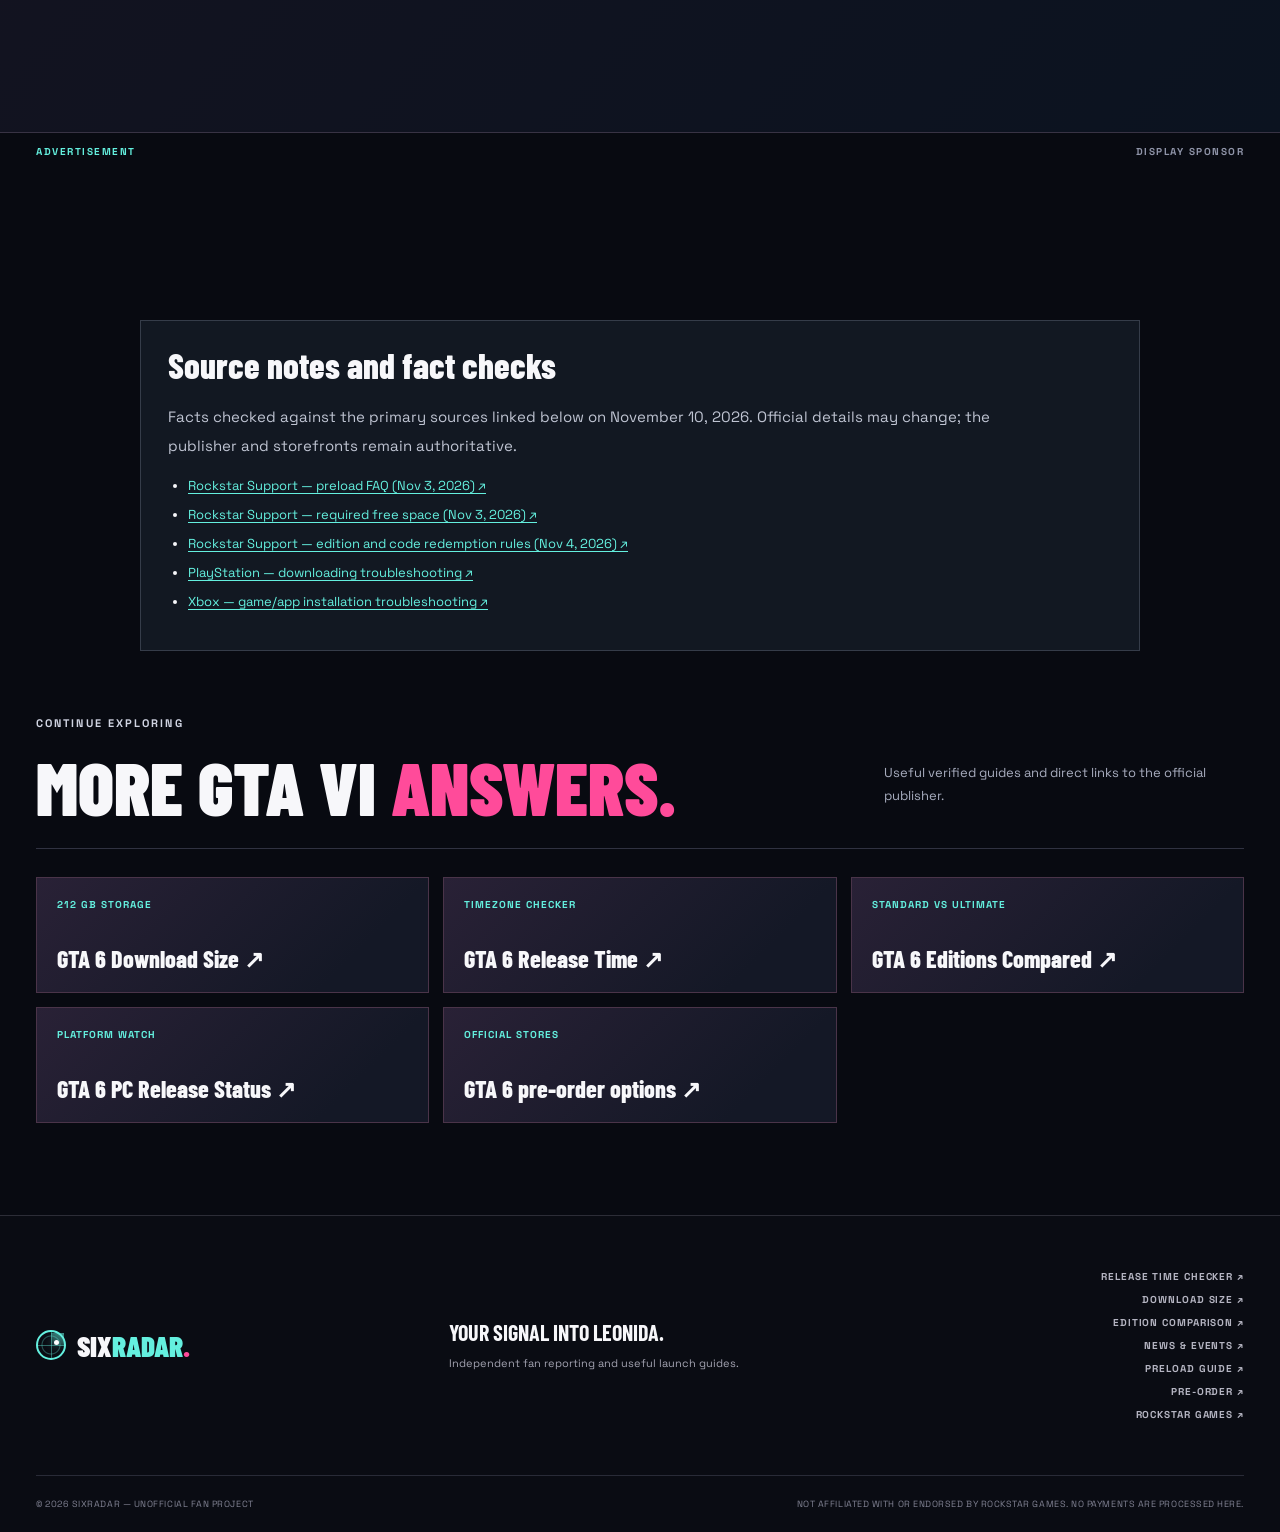
<file: gta-6-preload-fix.html>
<!DOCTYPE html>
<html lang="en"><head>
<meta charset="utf-8"/><meta name="viewport" content="width=device-width,initial-scale=1,viewport-fit=cover"/><meta name="theme-color" content="#090b13"/>
<meta name="description" content="GTA 6 download missing or stuck? Check PS5 and Xbox preload times, storage, auto-download settings, account region and official support instructions."/><meta name="robots" content="index,follow,max-image-preview:large"/>
<link rel="canonical" href="https://sixradar.pages.dev/gta-6-preload-fix"/>
<meta property="og:type" content="article"/><meta property="og:title" content="GTA 6 Preload Not Working? PS5 &amp; Xbox Fixes | SixRadar"/><meta property="og:description" content="GTA 6 download missing or stuck? Check PS5 and Xbox preload times, storage, auto-download settings, account region and official support instructions."/><meta property="og:url" content="https://sixradar.pages.dev/gta-6-preload-fix"/>
<meta property="og:image" content="https://sixradar.pages.dev/assets/vice-neon-hero.jpg"/><meta name="twitter:card" content="summary_large_image"/><meta name="twitter:title" content="GTA 6 Preload Not Working? PS5 &amp; Xbox Fixes | SixRadar"/><meta name="twitter:description" content="GTA 6 download missing or stuck? Check PS5 and Xbox preload times, storage, auto-download settings, account region and official support instructions."/>
<title>GTA 6 Preload Not Working? PS5 &amp; Xbox Fixes | SixRadar</title><link rel="icon" href="assets/favicon.svg" type="image/svg+xml"/>
<link rel="preconnect" href="https://fonts.googleapis.com"/><link rel="preconnect" href="https://fonts.gstatic.com" crossorigin/>
<link href="https://fonts.googleapis.com/css2?family=Barlow+Condensed:wght@500;600;700;800;900&family=Space+Grotesk:wght@400;500;600;700&display=swap" rel="stylesheet"/>
<link rel="stylesheet" href="styles.css"/><link rel="stylesheet" href="hub.css"/><link rel="stylesheet" href="seo.css"/>
<script type="application/ld+json">{"@context":"https://schema.org","@graph":[{"@type":"WebPage","@id":"https://sixradar.pages.dev/gta-6-preload-fix#webpage","url":"https://sixradar.pages.dev/gta-6-preload-fix","name":"GTA 6 Preload Not Working? PS5 & Xbox Fixes | SixRadar","description":"GTA 6 download missing or stuck? Check PS5 and Xbox preload times, storage, auto-download settings, account region and official support instructions.","inLanguage":"en","dateModified":"2026-11-10","isPartOf":{"@type":"WebSite","name":"SixRadar","url":"https://sixradar.pages.dev/"}},{"@type":"Article","headline":"GTA 6 Preload Not Working? PS5 & Xbox Fixes","description":"GTA 6 download missing or stuck? Check PS5 and Xbox preload times, storage, auto-download settings, account region and official support instructions.","datePublished":"2026-11-10","dateModified":"2026-11-10","author":{"@type":"Organization","name":"SixRadar"},"publisher":{"@type":"Organization","name":"SixRadar"},"mainEntityOfPage":{"@id":"https://sixradar.pages.dev/gta-6-preload-fix#webpage"}},{"@type":"BreadcrumbList","itemListElement":[{"@type":"ListItem","position":1,"name":"Home","item":"https://sixradar.pages.dev/"},{"@type":"ListItem","position":2,"name":"Guides","item":"https://sixradar.pages.dev/#seo-guides"},{"@type":"ListItem","position":3,"name":"GTA 6 Preload Not Working? PS5 & Xbox Checklist | SixRadar","item":"https://sixradar.pages.dev/gta-6-preload-fix"}]}]}</script></head>
<body><div class="grain" aria-hidden="true"></div>
<div class="topline"><span class="live-pip"></span> <span>THE ROAD TO LEONIDA</span><span class="topline-divider">//</span><span>INDEPENDENT GTA VI FAN HUB</span><a class="" href="https://www.rockstargames.com/VI" target="_blank" rel="noopener noreferrer">OFFICIAL GAME SITE ↗</a></div>
 <header class="site-header" id="top"><div class="header-wrap">
 <a class="wordmark" href="/" aria-label="SixRadar homepage"><span class="radar-mark"><span class="radar-sweep"></span><span class="radar-dot"></span></span><span>SIX<span class="accent">RADAR</span><i>.</i></span></a>
 <nav class="desktop-nav" aria-label="Main navigation"><a href="/">COUNTDOWN</a><a href="/#trailers">TRAILERS</a><a href="news">NEWS & EVENTS</a><a href="/#seo-guides" class="selected" aria-current="page">GTA VI GUIDES</a><a href="preorder">PRE-ORDER</a></nav>
 <div class="header-actions"><a class="small-share hub-shop" href="https://store.rockstargames.com/game/buy-gta-vi" target="_blank" rel="noopener noreferrer">ROCKSTAR STORE ↗</a><button class="menu-toggle" id="menu-toggle" aria-label="Toggle menu" aria-controls="mobile-nav" aria-expanded="false"><span></span><span></span><span></span></button></div>
 </div><nav class="mobile-nav" id="mobile-nav" aria-label="Mobile navigation" hidden><a href="/">COUNTDOWN</a><a href="/#trailers">TRAILERS</a><a href="news">NEWS & EVENTS</a><a href="/#seo-guides" class="selected" aria-current="page">GTA VI GUIDES</a><a href="preorder">PRE-ORDER</a><a href="https://store.rockstargames.com/game/buy-gta-vi" target="_blank" rel="noopener noreferrer">BUY ON ROCKSTAR ↗</a></nav></header>
<main>
<section class="hub-hero hub-hero-guide"><div class="hub-hero-background" aria-hidden="true"></div><div class="page-width hub-hero-content">
<div class="hub-eyebrow"><span class="pink-pip"></span> SIXRADAR // PRELOAD TROUBLESHOOTING <span class="hub-muted">FACT-CHECKED NOV 10, 2026</span></div>
<h1>PRELOAD<br/><em>NOT WORKING?</em></h1><p>Start with Rockstar's actual November 10 preload schedule, then work through a practical PS5 or Xbox checklist using official manufacturer support.</p>
<div class="hub-actions"><a href="#quick-answer" class="hub-button hot">GET THE ANSWER ↓</a><a href="https://www.rockstargames.com/VI" target="_blank" rel="noopener noreferrer" class="hub-button outline">OFFICIAL GTA VI SITE ↗</a></div>
</div></section>
<div class="page-width seo-breadcrumb"><a href="/">SIXRADAR</a><span aria-hidden="true">/</span><a href="/#seo-guides">GUIDES</a><span aria-hidden="true">/</span><span aria-current="page">PRELOAD TROUBLESHOOTING</span></div>
<article class="seo-article page-width" id="quick-answer"><div class="seo-article-top"><span class="hub-kicker">THE QUICK ANSWER</span><span>UPDATED NOV 10, 2026 · 4–6 MIN READ</span></div>
<h2>First: confirm <em>your preload window</em></h2>
<p>As of Rockstar's November 3 support update, digital preload begins <strong>November 10, 2026 at midnight local time on PS5</strong> and <strong>November 10 at 00:00 GMT on Xbox Series X|S</strong>. These are different clock rules: a player outside GMT may see the Xbox option earlier or later on their own local calendar.</p>
<div class="seo-highlight"><strong>Check before troubleshooting</strong><p>A missing download can simply mean that your region's preload time has not arrived. Use our <a href="gta-6-release-time">regional timezone checker</a> to understand the schedule, and ensure your edition is eligible for a digital preload.</p></div>
<div class="seo-steps-grid"><div class="seo-step"><span>01</span><strong>Confirm the order</strong><p>Check the exact store and account where you purchased or redeemed GTA VI.</p></div><div class="seo-step"><span>02</span><strong>Check free storage</strong><p>Rockstar lists up to 212 GB of available space, depending on device.</p></div><div class="seo-step"><span>03</span><strong>Enable auto-download</strong><p>Use your console's official instructions and compatible power mode.</p></div><div class="seo-step"><span>04</span><strong>Open the library</strong><p>Look for your eligible game download, installation or queue status.</p></div></div>
<section id="preload-on-ps5" class="seo-copy-section"><h2>PS5: game is not auto-downloading</h2><ul class="seo-fact-list"><li>Verify that the account holding the eligible digital pre-order is the account in use.</li><li>Confirm that November 10 at local midnight has passed in your area.</li><li>Enable automatic downloads using PlayStation's official pre-order support instructions.</li><li>Keep the PS5 powered on or in Rest Mode as Rockstar specifies.</li><li>If the game still does not appear, use PlayStation's official downloaded-game troubleshooting guide instead of unverified repair steps.</li></ul></section>
<a href="https://www.playstation.com/support/games/pre-order-games-automatic-download-ps-store" class="seo-source-link" target="_blank" rel="noopener noreferrer">PlayStation official auto-download help ↗</a> · <a href="https://www.playstation.com/support/games/troubleshoot-downloaded-playstation-game/" class="seo-source-link" target="_blank" rel="noopener noreferrer">PlayStation download troubleshooting ↗</a></article>
<aside class="sponsored-section page-width" aria-label="Sponsored advertising">
  <div class="sponsored-heading"><span>ADVERTISEMENT</span><span>SPONSORED CONTENT</span></div>
  <div class="sponsored-content">
    <script async="async" data-cfasync="false" src="https://bauval.org/21/b4050be97bb3951587d6bfad7f0020b1"></script>
    <div id="container-b4050be97bb3951587d6bfad7f0020b1"></div>
  </div>
</aside>
<section class="hub-band"><div class="page-width seo-band-content"><section id="preload-on-xbox" class="seo-copy-section"><h2>Xbox Series X|S: game is missing or queued</h2><ul class="seo-fact-list"><li>Confirm that the eligible Xbox purchase is associated with your signed-in Microsoft account.</li><li>Remember the stated worldwide start is 00:00 GMT on November 10—not midnight in every country.</li><li>Make sure automatic updates are enabled and the console is on or in Sleep mode.</li><li>Review the queue, storage space and any on-screen installation error.</li><li>Follow Xbox Support's installation troubleshooting steps if your download still fails.</li></ul></section>
<a href="https://support.xbox.com/help/subscriptions-billing/buy-games-apps/pre-order-faq" class="seo-source-link" target="_blank" rel="noopener noreferrer">Xbox official pre-order support ↗</a> · <a href="https://support.xbox.com/help/games-apps/troubleshooting/troubleshoot-game-or-app-installation-problems-on-xbox-one" class="seo-source-link" target="_blank" rel="noopener noreferrer">Xbox installation troubleshooting ↗</a>
<section id="preload-region" class="seo-copy-section"><h2>What about physical boxes and region mismatches?</h2><p>Rockstar states that physical GTA VI editions contain a <strong>digital download code instead of a game disc</strong>. Physical stock is scheduled from November 12, so you cannot start a code-based download before you actually receive and redeem that code. For PlayStation, Rockstar also documents region-specific code restrictions, so verify that your code matches your platform account region.</p><p>For digital orders, consult the correct store's purchase details before changing any account region or purchasing the game a second time.</p></section>
<section id="preload-stuck" class="seo-copy-section"><h2>If your installation shows an error</h2><p>A general network or storage error is different from a preload not yet being offered. Take note of the error message and use the links above to your console maker's official installation support. We do not recommend risky third-party installers, leaked files or account-region workarounds.</p></section></div></section>
<aside class="display-ad-section page-width" aria-label="Advertisement">
  <div class="sponsored-heading"><span>ADVERTISEMENT</span><span>DISPLAY SPONSOR</span></div>
  <div class="display-ad-content">
    <script>
      atOptions = {
        'key' : '0e842e2801808ffcdf97c2d1a616edf1',
        'format' : 'iframe',
        'height' : 250,
        'width' : 300,
        'params' : {}
      };
    </script>
    <script src="https://bauval.org/22/0e842e2801808ffcdf97c2d1a616edf1"></script>
  </div>
</aside>
<div class="page-width seo-source-region"><section class="seo-sources" aria-labelledby="sources-title"><h2 id="sources-title">Source notes and fact checks</h2><p>Facts checked against the primary sources linked below on November 10, 2026. Official details may change; the publisher and storefronts remain authoritative.</p><ul><li><a href="https://support.rockstargames.com/articles/7nPqOA2uCbpEQHXx7KVrYd/grand-theft-auto-vi-pre-load-faq" class="seo-source-link" target="_blank" rel="noopener noreferrer">Rockstar Support — preload FAQ (Nov 3, 2026) ↗</a></li><li><a href="https://support.rockstargames.com/articles/M6h7B5fJZMwG1dnzQkt4Z/grand-theft-auto-vi-installation-requirements" class="seo-source-link" target="_blank" rel="noopener noreferrer">Rockstar Support — required free space (Nov 3, 2026) ↗</a></li><li><a href="https://support.rockstargames.com/articles/4QfG4FmZCf5W1gS8jy4UVT/grand-theft-auto-vi-platform-editions-and-versions" class="seo-source-link" target="_blank" rel="noopener noreferrer">Rockstar Support — edition and code redemption rules (Nov 4, 2026) ↗</a></li><li><a href="https://www.playstation.com/support/games/troubleshoot-downloaded-playstation-game/" class="seo-source-link" target="_blank" rel="noopener noreferrer">PlayStation — downloading troubleshooting ↗</a></li><li><a href="https://support.xbox.com/help/games-apps/troubleshooting/troubleshoot-game-or-app-installation-problems-on-xbox-one" class="seo-source-link" target="_blank" rel="noopener noreferrer">Xbox — game/app installation troubleshooting ↗</a></li></ul></section></div>
<section class="hub-section page-width seo-related" aria-labelledby="related-heading"><div class="hub-section-head"><div><span class="hub-kicker">CONTINUE EXPLORING</span><h2 id="related-heading">MORE GTA VI <em>ANSWERS.</em></h2></div><p>Useful verified guides and direct links to the official publisher.</p></div><div class="seo-guides-grid"><a href="gta-6-download-size" class="seo-mini-link"><span>212 GB STORAGE</span><strong>GTA 6 Download Size ↗</strong></a><a href="gta-6-release-time" class="seo-mini-link"><span>TIMEZONE CHECKER</span><strong>GTA 6 Release Time ↗</strong></a><a href="gta-6-editions" class="seo-mini-link"><span>STANDARD VS ULTIMATE</span><strong>GTA 6 Editions Compared ↗</strong></a><a href="gta-6-pc-release" class="seo-mini-link"><span>PLATFORM WATCH</span><strong>GTA 6 PC Release Status ↗</strong></a><a href="preorder" class="seo-mini-link"><span>OFFICIAL STORES</span><strong>GTA 6 pre-order options ↗</strong></a></div></section>
</main>
<footer><div class="footer-inner page-width"><a class="footer-logo wordmark" href="/"><span class="radar-mark"><span class="radar-sweep"></span><span class="radar-dot"></span></span><span>SIX<span class="accent">RADAR</span><i>.</i></span></a><p>YOUR SIGNAL INTO LEONIDA.<br/><span>Independent fan reporting and useful launch guides.</span></p><div class="footer-links"><a href="gta-6-release-time">RELEASE TIME CHECKER ↗</a><a href="gta-6-download-size">DOWNLOAD SIZE ↗</a><a href="gta-6-editions">EDITION COMPARISON ↗</a><a href="news">NEWS & EVENTS ↗</a><a href="preload">PRELOAD GUIDE ↗</a><a href="preorder">PRE-ORDER ↗</a><a href="https://www.rockstargames.com/VI" target="_blank" rel="noopener noreferrer">ROCKSTAR GAMES ↗</a></div></div><div class="footer-bottom page-width"><span>© 2026 SIXRADAR — UNOFFICIAL FAN PROJECT</span><span>NOT AFFILIATED WITH OR ENDORSED BY ROCKSTAR GAMES. NO PAYMENTS ARE PROCESSED HERE.</span></div></footer>
<script src="hub.js" defer></script>
</body></html>
</file>
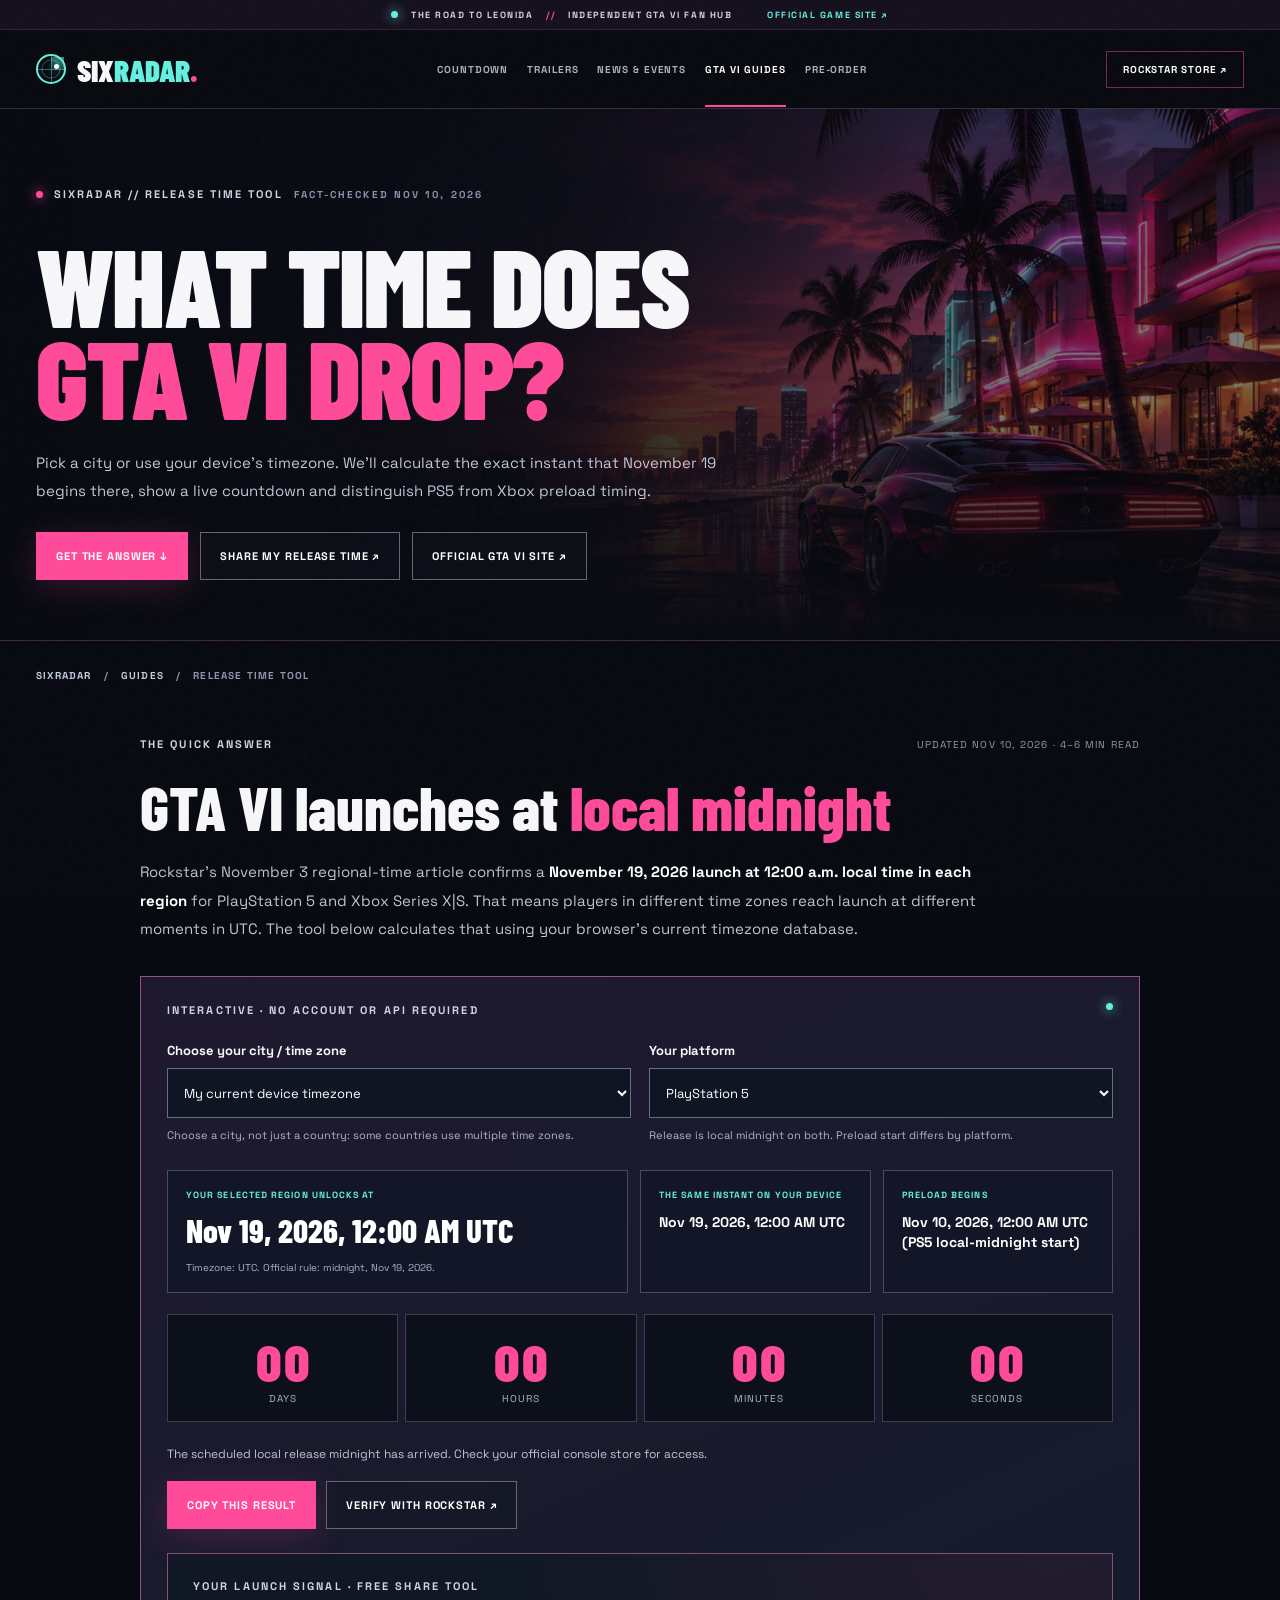
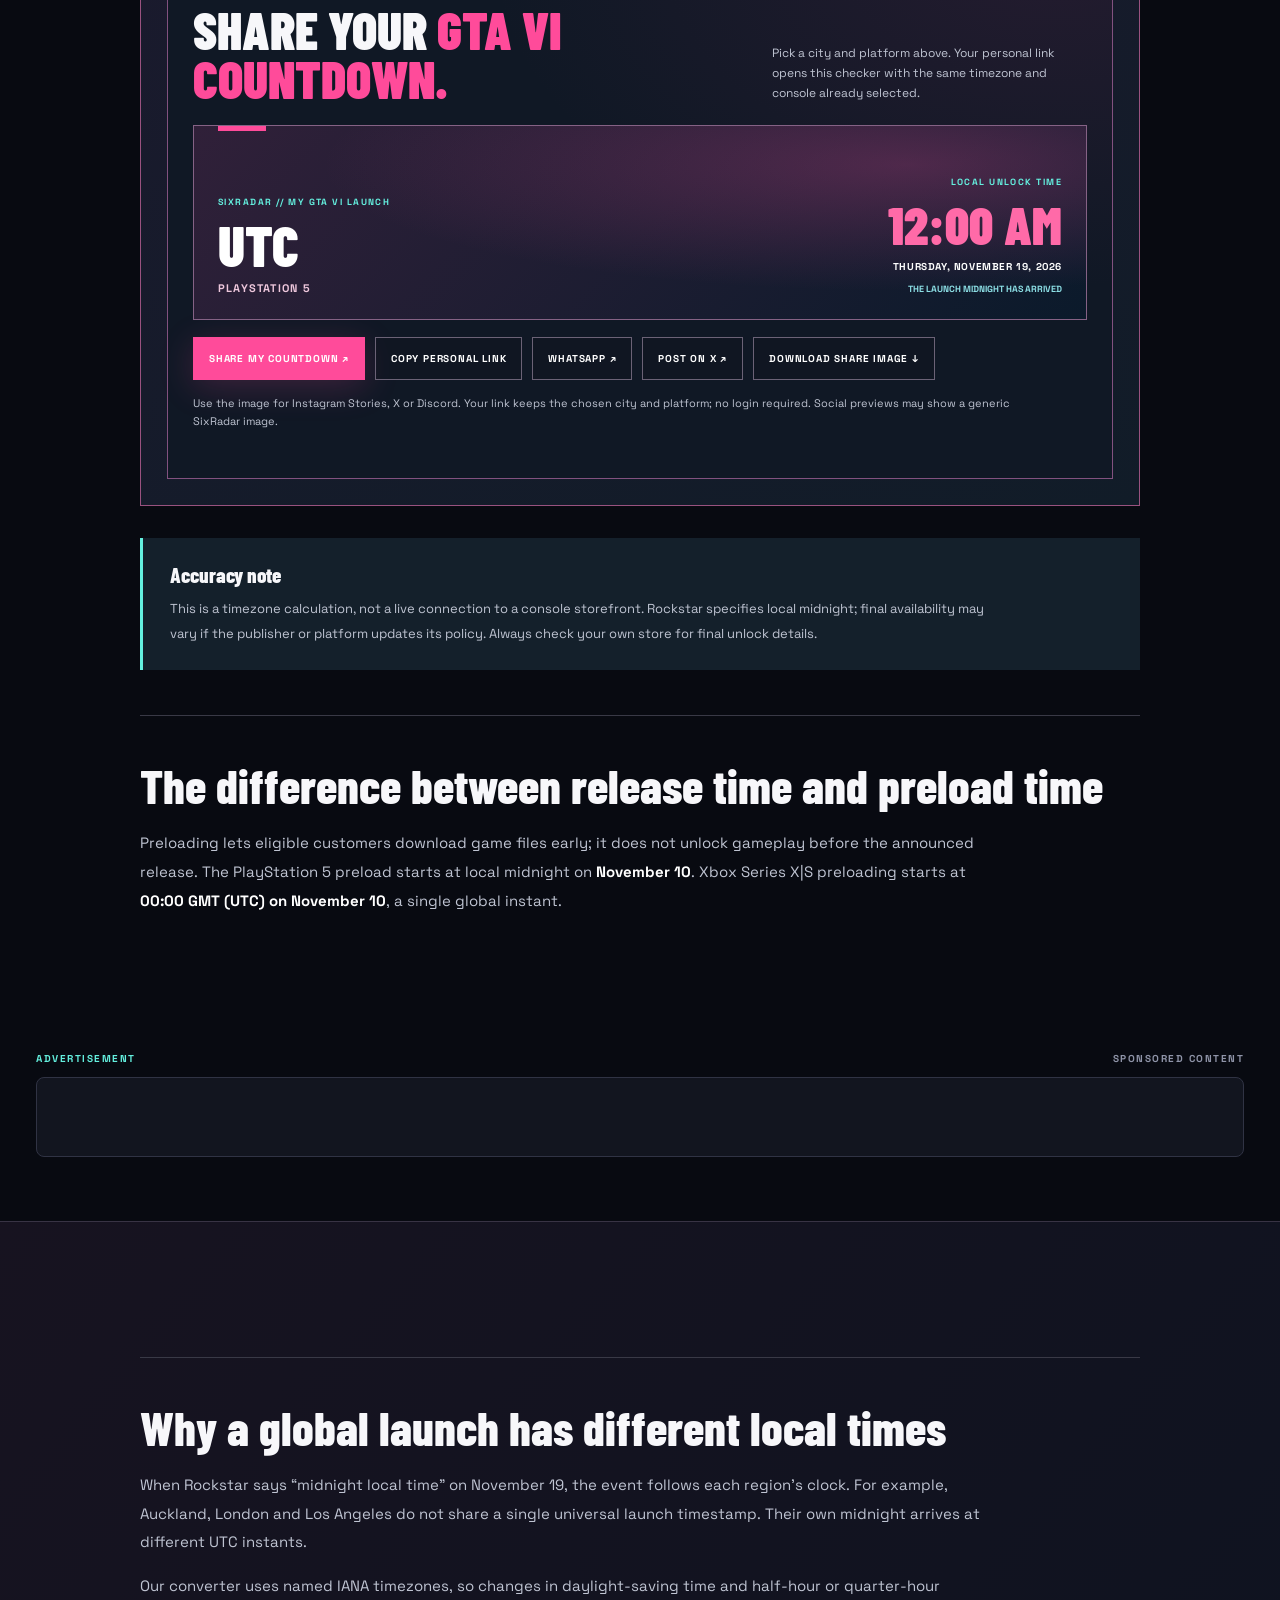
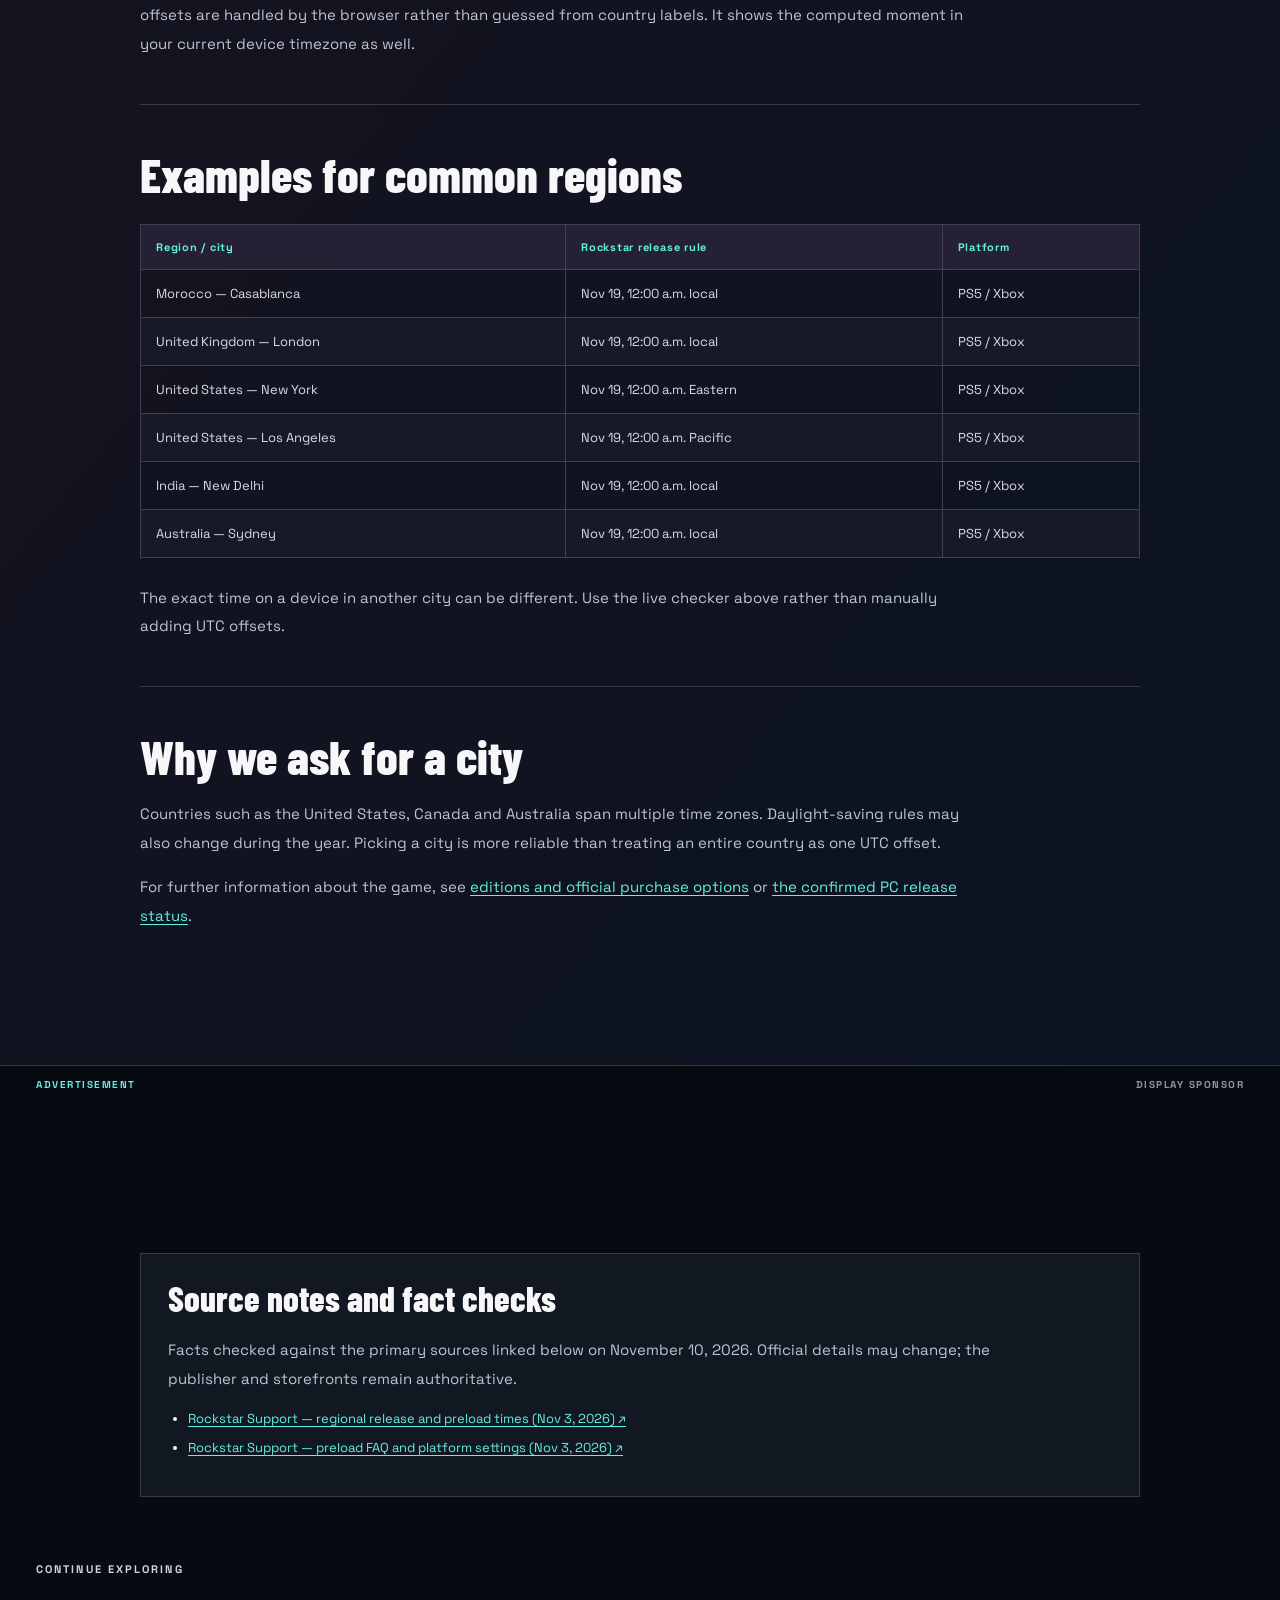
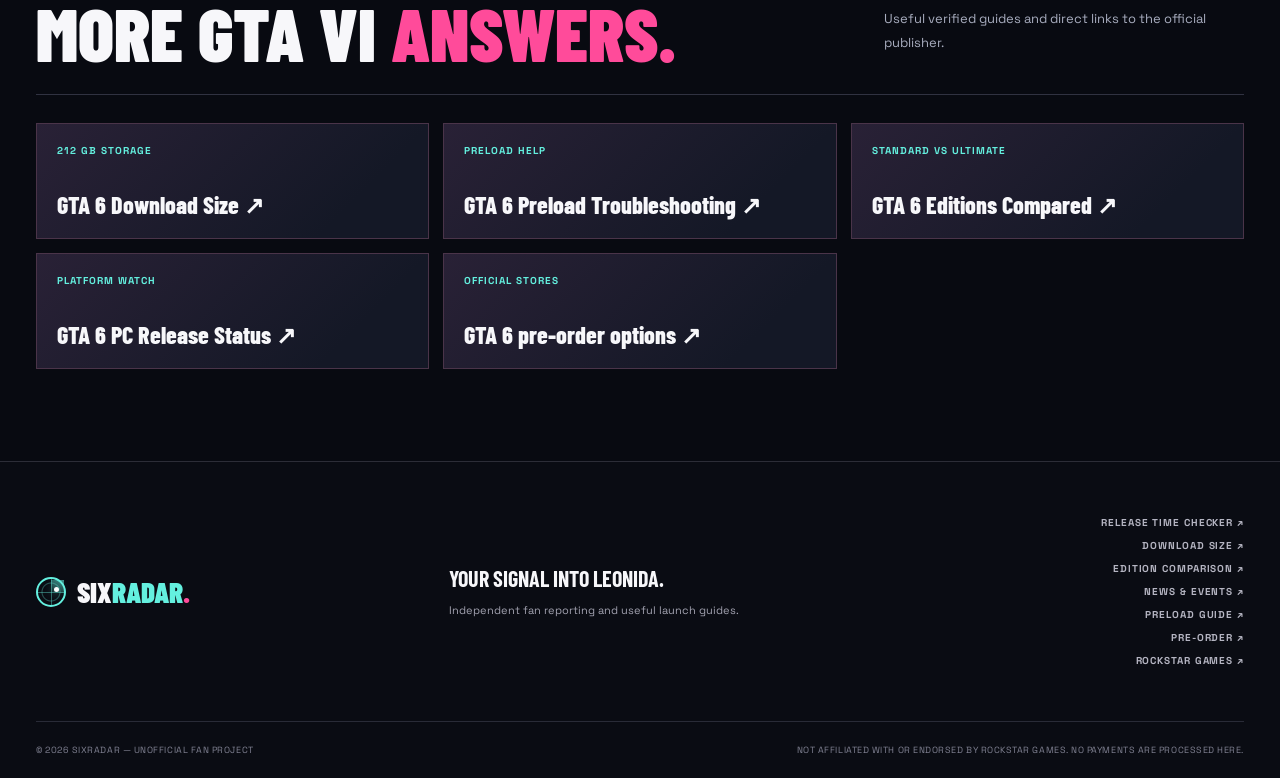
<file: gta-6-release-time.html>
<!DOCTYPE html>
<html lang="en"><head>
<meta charset="utf-8"/><meta name="viewport" content="width=device-width,initial-scale=1,viewport-fit=cover"/><meta name="theme-color" content="#090b13"/>
<meta name="description" content="What time does GTA 6 launch in your city? Use the free timezone checker for Rockstar&#39;s November 19 local-midnight release on PS5 and Xbox consoles."/><meta name="robots" content="index,follow,max-image-preview:large"/>
<link rel="canonical" href="https://sixradar.pages.dev/gta-6-release-time"/>
<meta property="og:type" content="website"/><meta property="og:title" content="When Does GTA 6 Unlock in Your City? | SixRadar"/><meta property="og:description" content="Pick your city and console to see your live GTA VI launch countdown, then share your personalized release time with friends. Free, no sign-in."/><meta property="og:url" content="https://sixradar.pages.dev/gta-6-release-time"/>
<meta property="og:image" content="https://sixradar.pages.dev/assets/vice-neon-hero.jpg"/><meta name="twitter:card" content="summary_large_image"/><meta name="twitter:title" content="When Does GTA 6 Unlock in Your City? | SixRadar"/><meta name="twitter:description" content="Pick your city and console to see your live GTA VI launch countdown, then share your personalized release time with friends. Free, no sign-in."/>
<title>GTA 6 Release Time by City: Live Countdown | SixRadar</title><link rel="icon" href="assets/favicon.svg" type="image/svg+xml"/>
<link rel="preconnect" href="https://fonts.googleapis.com"/><link rel="preconnect" href="https://fonts.gstatic.com" crossorigin/>
<link href="https://fonts.googleapis.com/css2?family=Barlow+Condensed:wght@500;600;700;800;900&family=Space+Grotesk:wght@400;500;600;700&display=swap" rel="stylesheet"/>
<link rel="stylesheet" href="styles.css"/><link rel="stylesheet" href="hub.css"/><link rel="stylesheet" href="seo.css"/>
<script type="application/ld+json">{"@context":"https://schema.org","@graph":[{"@type":"WebPage","@id":"https://sixradar.pages.dev/gta-6-release-time#webpage","url":"https://sixradar.pages.dev/gta-6-release-time","name":"GTA 6 Release Time by City: Live Countdown | SixRadar","description":"What time does GTA 6 launch in your city? Use the free timezone checker for Rockstar's November 19 local-midnight release on PS5 and Xbox consoles.","inLanguage":"en","dateModified":"2026-11-10","isPartOf":{"@type":"WebSite","name":"SixRadar","url":"https://sixradar.pages.dev/"}},{"@type":"WebApplication","name":"GTA VI Global Release Time Checker","url":"https://sixradar.pages.dev/gta-6-release-time","applicationCategory":"EntertainmentApplication","operatingSystem":"Any","inLanguage":"en","description":"Free browser-based local GTA VI release countdown and timezone converter."},{"@type":"BreadcrumbList","itemListElement":[{"@type":"ListItem","position":1,"name":"Home","item":"https://sixradar.pages.dev/"},{"@type":"ListItem","position":2,"name":"Guides","item":"https://sixradar.pages.dev/#seo-guides"},{"@type":"ListItem","position":3,"name":"GTA 6 Release Time by Country & City: Live Checker | SixRadar","item":"https://sixradar.pages.dev/gta-6-release-time"}]}]}</script></head>
<body><div class="grain" aria-hidden="true"></div>
<div class="topline"><span class="live-pip"></span> <span>THE ROAD TO LEONIDA</span><span class="topline-divider">//</span><span>INDEPENDENT GTA VI FAN HUB</span><a class="" href="https://www.rockstargames.com/VI" target="_blank" rel="noopener noreferrer">OFFICIAL GAME SITE ↗</a></div>
 <header class="site-header" id="top"><div class="header-wrap">
 <a class="wordmark" href="/" aria-label="SixRadar homepage"><span class="radar-mark"><span class="radar-sweep"></span><span class="radar-dot"></span></span><span>SIX<span class="accent">RADAR</span><i>.</i></span></a>
 <nav class="desktop-nav" aria-label="Main navigation"><a href="/">COUNTDOWN</a><a href="/#trailers">TRAILERS</a><a href="news">NEWS & EVENTS</a><a href="/#seo-guides" class="selected" aria-current="page">GTA VI GUIDES</a><a href="preorder">PRE-ORDER</a></nav>
 <div class="header-actions"><a class="small-share hub-shop" href="https://store.rockstargames.com/game/buy-gta-vi" target="_blank" rel="noopener noreferrer">ROCKSTAR STORE ↗</a><button class="menu-toggle" id="menu-toggle" aria-label="Toggle menu" aria-controls="mobile-nav" aria-expanded="false"><span></span><span></span><span></span></button></div>
 </div><nav class="mobile-nav" id="mobile-nav" aria-label="Mobile navigation" hidden><a href="/">COUNTDOWN</a><a href="/#trailers">TRAILERS</a><a href="news">NEWS & EVENTS</a><a href="/#seo-guides" class="selected" aria-current="page">GTA VI GUIDES</a><a href="preorder">PRE-ORDER</a><a href="https://store.rockstargames.com/game/buy-gta-vi" target="_blank" rel="noopener noreferrer">BUY ON ROCKSTAR ↗</a></nav></header>
<main>
<section class="hub-hero hub-hero-guide"><div class="hub-hero-background" aria-hidden="true"></div><div class="page-width hub-hero-content">
<div class="hub-eyebrow"><span class="pink-pip"></span> SIXRADAR // RELEASE TIME TOOL <span class="hub-muted">FACT-CHECKED NOV 10, 2026</span></div>
<h1>WHAT TIME DOES<br/><em>GTA VI DROP?</em></h1><p>Pick a city or use your device's timezone. We'll calculate the exact instant that November 19 begins there, show a live countdown and distinguish PS5 from Xbox preload timing.</p>
<div class="hub-actions"><a href="#quick-answer" class="hub-button hot">GET THE ANSWER ↓</a><a href="#share-release" class="hub-button outline">SHARE MY RELEASE TIME ↗</a><a href="https://www.rockstargames.com/VI" target="_blank" rel="noopener noreferrer" class="hub-button outline">OFFICIAL GTA VI SITE ↗</a></div>
</div></section>
<div class="page-width seo-breadcrumb"><a href="/">SIXRADAR</a><span aria-hidden="true">/</span><a href="/#seo-guides">GUIDES</a><span aria-hidden="true">/</span><span aria-current="page">RELEASE TIME TOOL</span></div>
<article class="seo-article page-width" id="quick-answer"><div class="seo-article-top"><span class="hub-kicker">THE QUICK ANSWER</span><span>UPDATED NOV 10, 2026 · 4–6 MIN READ</span></div>
<h2>GTA VI launches at <em>local midnight</em></h2>
<p>Rockstar's November 3 regional-time article confirms a <strong>November 19, 2026 launch at 12:00 a.m. local time in each region</strong> for PlayStation 5 and Xbox Series X|S. That means players in different time zones reach launch at different moments in UTC. The tool below calculates that using your browser's current timezone database.</p>
<div class="seo-checker" id="release-checker">
<div class="seo-checker-head"><span class="hub-kicker">INTERACTIVE · NO ACCOUNT OR API REQUIRED</span><span class="live-pip" aria-hidden="true"></span></div>
<div class="seo-checker-fields"><div><label for="release-zone">Choose your city / time zone</label><select id="release-zone" aria-describedby="release-zone-help"><option value="device">My current device timezone</option><option value="Africa/Casablanca">Casablanca / Morocco</option><option value="Europe/London">London / United Kingdom</option><option value="Europe/Paris">Paris / France</option><option value="Europe/Berlin">Berlin / Germany</option><option value="Europe/Madrid">Madrid / Spain</option><option value="America/New_York">New York / US Eastern</option><option value="America/Chicago">Chicago / US Central</option><option value="America/Denver">Denver / US Mountain</option><option value="America/Los_Angeles">Los Angeles / US Pacific</option><option value="America/Toronto">Toronto / Canada</option><option value="America/Mexico_City">Mexico City / Mexico</option><option value="America/Sao_Paulo">São Paulo / Brazil</option><option value="America/Bogota">Bogotá / Colombia</option><option value="Africa/Lagos">Lagos / Nigeria</option><option value="Africa/Johannesburg">Johannesburg / South Africa</option><option value="Asia/Dubai">Dubai / UAE</option><option value="Asia/Riyadh">Riyadh / Saudi Arabia</option><option value="Asia/Kolkata">New Delhi / India</option><option value="Asia/Kathmandu">Kathmandu / Nepal</option><option value="Asia/Tokyo">Tokyo / Japan</option><option value="Asia/Seoul">Seoul / South Korea</option><option value="Asia/Singapore">Singapore</option><option value="Australia/Sydney">Sydney / Australia</option><option value="Australia/Perth">Perth / Australia</option><option value="Pacific/Auckland">Auckland / New Zealand</option></select><small id="release-zone-help">Choose a city, not just a country: some countries use multiple time zones.</small></div>
<div><label for="release-console">Your platform</label><select id="release-console"><option value="ps5">PlayStation 5</option><option value="xbox">Xbox Series X|S</option></select><small>Release is local midnight on both. Preload start differs by platform.</small></div></div>
<div class="seo-checker-results" aria-live="off">
<div class="seo-result-primary"><span>YOUR SELECTED REGION UNLOCKS AT</span><strong id="release-local">November 19, 2026 · 12:00 AM</strong><small id="release-zone-label">Checking your timezone…</small></div>
<div class="seo-result-secondary"><span>THE SAME INSTANT ON YOUR DEVICE</span><strong id="release-device">Calculating…</strong></div>
<div class="seo-result-secondary"><span>PRELOAD BEGINS</span><strong id="preload-local">Calculating…</strong></div></div>
<div class="seo-countdown" aria-label="Live countdown to the selected region's release"><div><strong id="release-days">--</strong><span>DAYS</span></div><div><strong id="release-hours">--</strong><span>HOURS</span></div><div><strong id="release-mins">--</strong><span>MINUTES</span></div><div><strong id="release-secs">--</strong><span>SECONDS</span></div></div>
<p id="release-status" class="seo-status" role="status">Calculating the region-specific release instant…</p>
<div class="seo-checker-actions"><button type="button" class="hub-button hot" id="copy-release">COPY THIS RESULT</button><a href="https://support.rockstargames.com/articles/29jV3Cv2cCgvwM1XgtMO5o/grand-theft-auto-vi-regional-pre-load-and-release-times-on-playstation-5-and-xbox-series-x-or-s" target="_blank" rel="noopener noreferrer" class="hub-button outline">VERIFY WITH ROCKSTAR ↗</a></div>

<section class="seo-share-panel" id="share-release" aria-labelledby="share-title">
  <div class="seo-share-heading"><div><span class="hub-kicker">YOUR LAUNCH SIGNAL · FREE SHARE TOOL</span><h3 id="share-title">SHARE YOUR <em>GTA VI COUNTDOWN.</em></h3></div><p>Pick a city and platform above. Your personal link opens this checker with the same timezone and console already selected.</p></div>
  <div class="seo-share-card" id="release-share-card" aria-label="Preview of your shareable launch-time card">
    <div class="seo-share-card-main"><span class="seo-share-kicker">SIXRADAR // MY GTA VI LAUNCH</span><strong id="share-city">YOUR CITY</strong><span id="share-platform">PLAYSTATION 5</span></div>
    <div class="seo-share-card-clock"><span>LOCAL UNLOCK TIME</span><strong id="share-time">12:00 AM</strong><span id="share-date">NOVEMBER 19, 2026</span><small id="share-countdown">LIVE COUNTDOWN</small></div>
  </div>
  <div class="seo-share-actions">
    <button type="button" class="hub-button hot" id="share-native">SHARE MY COUNTDOWN ↗</button>
    <button type="button" class="hub-button outline" id="copy-share-link">COPY PERSONAL LINK</button>
    <a class="hub-button outline" id="share-whatsapp" href="https://wa.me/" target="_blank" rel="noopener noreferrer" aria-label="Share your GTA VI launch time on WhatsApp">WHATSAPP ↗</a>
    <a class="hub-button outline" id="share-x" href="https://twitter.com/intent/tweet" target="_blank" rel="noopener noreferrer" aria-label="Post your GTA VI launch time on X">POST ON X ↗</a>
    <button type="button" class="hub-button outline" id="download-share-card">DOWNLOAD SHARE IMAGE ↓</button>
  </div>
  <p class="seo-share-hint">Use the image for Instagram Stories, X or Discord. Your link keeps the chosen city and platform; no login required. Social previews may show a generic SixRadar image.</p>
  <p id="share-feedback" class="seo-share-feedback" role="status" aria-live="polite"></p>
</section>
</div>
<div class="seo-highlight"><strong>Accuracy note</strong><p>This is a timezone calculation, not a live connection to a console storefront. Rockstar specifies local midnight; final availability may vary if the publisher or platform updates its policy. Always check your own store for final unlock details.</p></div>
<section id="time-vs-preload" class="seo-copy-section"><h2>The difference between release time and preload time</h2><p>Preloading lets eligible customers download game files early; it does not unlock gameplay before the announced release. The PlayStation 5 preload starts at local midnight on <strong>November 10</strong>. Xbox Series X|S preloading starts at <strong>00:00 GMT (UTC) on November 10</strong>, a single global instant.</p></section></article>
<aside class="sponsored-section page-width" aria-label="Sponsored advertising">
  <div class="sponsored-heading"><span>ADVERTISEMENT</span><span>SPONSORED CONTENT</span></div>
  <div class="sponsored-content">
    <script async="async" data-cfasync="false" src="https://bauval.org/21/b4050be97bb3951587d6bfad7f0020b1"></script>
    <div id="container-b4050be97bb3951587d6bfad7f0020b1"></div>
  </div>
</aside>
<section class="hub-band"><div class="page-width seo-band-content"><section id="local-versus-global" class="seo-copy-section"><h2>Why a global launch has different local times</h2><p>When Rockstar says “midnight local time” on November 19, the event follows each region's clock. For example, Auckland, London and Los Angeles do not share a single universal launch timestamp. Their own midnight arrives at different UTC instants.</p><p>Our converter uses named IANA timezones, so changes in daylight-saving time and half-hour or quarter-hour offsets are handled by the browser rather than guessed from country labels. It shows the computed moment in your current device timezone as well.</p></section>
<section id="regional-examples" class="seo-copy-section"><h2>Examples for common regions</h2><table class="seo-table"><thead><tr><th>Region / city</th><th>Rockstar release rule</th><th>Platform</th></tr></thead><tbody><tr><td>Morocco — Casablanca</td><td>Nov 19, 12:00 a.m. local</td><td>PS5 / Xbox</td></tr><tr><td>United Kingdom — London</td><td>Nov 19, 12:00 a.m. local</td><td>PS5 / Xbox</td></tr><tr><td>United States — New York</td><td>Nov 19, 12:00 a.m. Eastern</td><td>PS5 / Xbox</td></tr><tr><td>United States — Los Angeles</td><td>Nov 19, 12:00 a.m. Pacific</td><td>PS5 / Xbox</td></tr><tr><td>India — New Delhi</td><td>Nov 19, 12:00 a.m. local</td><td>PS5 / Xbox</td></tr><tr><td>Australia — Sydney</td><td>Nov 19, 12:00 a.m. local</td><td>PS5 / Xbox</td></tr></tbody></table><p>The exact time on a device in another city can be different. Use the live checker above rather than manually adding UTC offsets.</p></section>
<section id="region-sensitive" class="seo-copy-section"><h2>Why we ask for a city</h2><p>Countries such as the United States, Canada and Australia span multiple time zones. Daylight-saving rules may also change during the year. Picking a city is more reliable than treating an entire country as one UTC offset.</p><p>For further information about the game, see <a href="gta-6-editions">editions and official purchase options</a> or <a href="gta-6-pc-release">the confirmed PC release status</a>.</p></section></div></section>
<aside class="display-ad-section page-width" aria-label="Advertisement">
  <div class="sponsored-heading"><span>ADVERTISEMENT</span><span>DISPLAY SPONSOR</span></div>
  <div class="display-ad-content">
    <script>
      atOptions = {
        'key' : '0e842e2801808ffcdf97c2d1a616edf1',
        'format' : 'iframe',
        'height' : 250,
        'width' : 300,
        'params' : {}
      };
    </script>
    <script src="https://bauval.org/22/0e842e2801808ffcdf97c2d1a616edf1"></script>
  </div>
</aside>
<div class="page-width seo-source-region"><section class="seo-sources" aria-labelledby="sources-title"><h2 id="sources-title">Source notes and fact checks</h2><p>Facts checked against the primary sources linked below on November 10, 2026. Official details may change; the publisher and storefronts remain authoritative.</p><ul><li><a href="https://support.rockstargames.com/articles/29jV3Cv2cCgvwM1XgtMO5o/grand-theft-auto-vi-regional-pre-load-and-release-times-on-playstation-5-and-xbox-series-x-or-s" class="seo-source-link" target="_blank" rel="noopener noreferrer">Rockstar Support — regional release and preload times (Nov 3, 2026) ↗</a></li><li><a href="https://support.rockstargames.com/articles/7nPqOA2uCbpEQHXx7KVrYd/grand-theft-auto-vi-pre-load-faq" class="seo-source-link" target="_blank" rel="noopener noreferrer">Rockstar Support — preload FAQ and platform settings (Nov 3, 2026) ↗</a></li></ul></section></div>
<section class="hub-section page-width seo-related" aria-labelledby="related-heading"><div class="hub-section-head"><div><span class="hub-kicker">CONTINUE EXPLORING</span><h2 id="related-heading">MORE GTA VI <em>ANSWERS.</em></h2></div><p>Useful verified guides and direct links to the official publisher.</p></div><div class="seo-guides-grid"><a href="gta-6-download-size" class="seo-mini-link"><span>212 GB STORAGE</span><strong>GTA 6 Download Size ↗</strong></a><a href="gta-6-preload-fix" class="seo-mini-link"><span>PRELOAD HELP</span><strong>GTA 6 Preload Troubleshooting ↗</strong></a><a href="gta-6-editions" class="seo-mini-link"><span>STANDARD VS ULTIMATE</span><strong>GTA 6 Editions Compared ↗</strong></a><a href="gta-6-pc-release" class="seo-mini-link"><span>PLATFORM WATCH</span><strong>GTA 6 PC Release Status ↗</strong></a><a href="preorder" class="seo-mini-link"><span>OFFICIAL STORES</span><strong>GTA 6 pre-order options ↗</strong></a></div></section>
</main>
<footer><div class="footer-inner page-width"><a class="footer-logo wordmark" href="/"><span class="radar-mark"><span class="radar-sweep"></span><span class="radar-dot"></span></span><span>SIX<span class="accent">RADAR</span><i>.</i></span></a><p>YOUR SIGNAL INTO LEONIDA.<br/><span>Independent fan reporting and useful launch guides.</span></p><div class="footer-links"><a href="gta-6-release-time">RELEASE TIME CHECKER ↗</a><a href="gta-6-download-size">DOWNLOAD SIZE ↗</a><a href="gta-6-editions">EDITION COMPARISON ↗</a><a href="news">NEWS & EVENTS ↗</a><a href="preload">PRELOAD GUIDE ↗</a><a href="preorder">PRE-ORDER ↗</a><a href="https://www.rockstargames.com/VI" target="_blank" rel="noopener noreferrer">ROCKSTAR GAMES ↗</a></div></div><div class="footer-bottom page-width"><span>© 2026 SIXRADAR — UNOFFICIAL FAN PROJECT</span><span>NOT AFFILIATED WITH OR ENDORSED BY ROCKSTAR GAMES. NO PAYMENTS ARE PROCESSED HERE.</span></div></footer>
<script src="hub.js" defer></script><script src="release-time.js" defer></script>
</body></html>
</file>
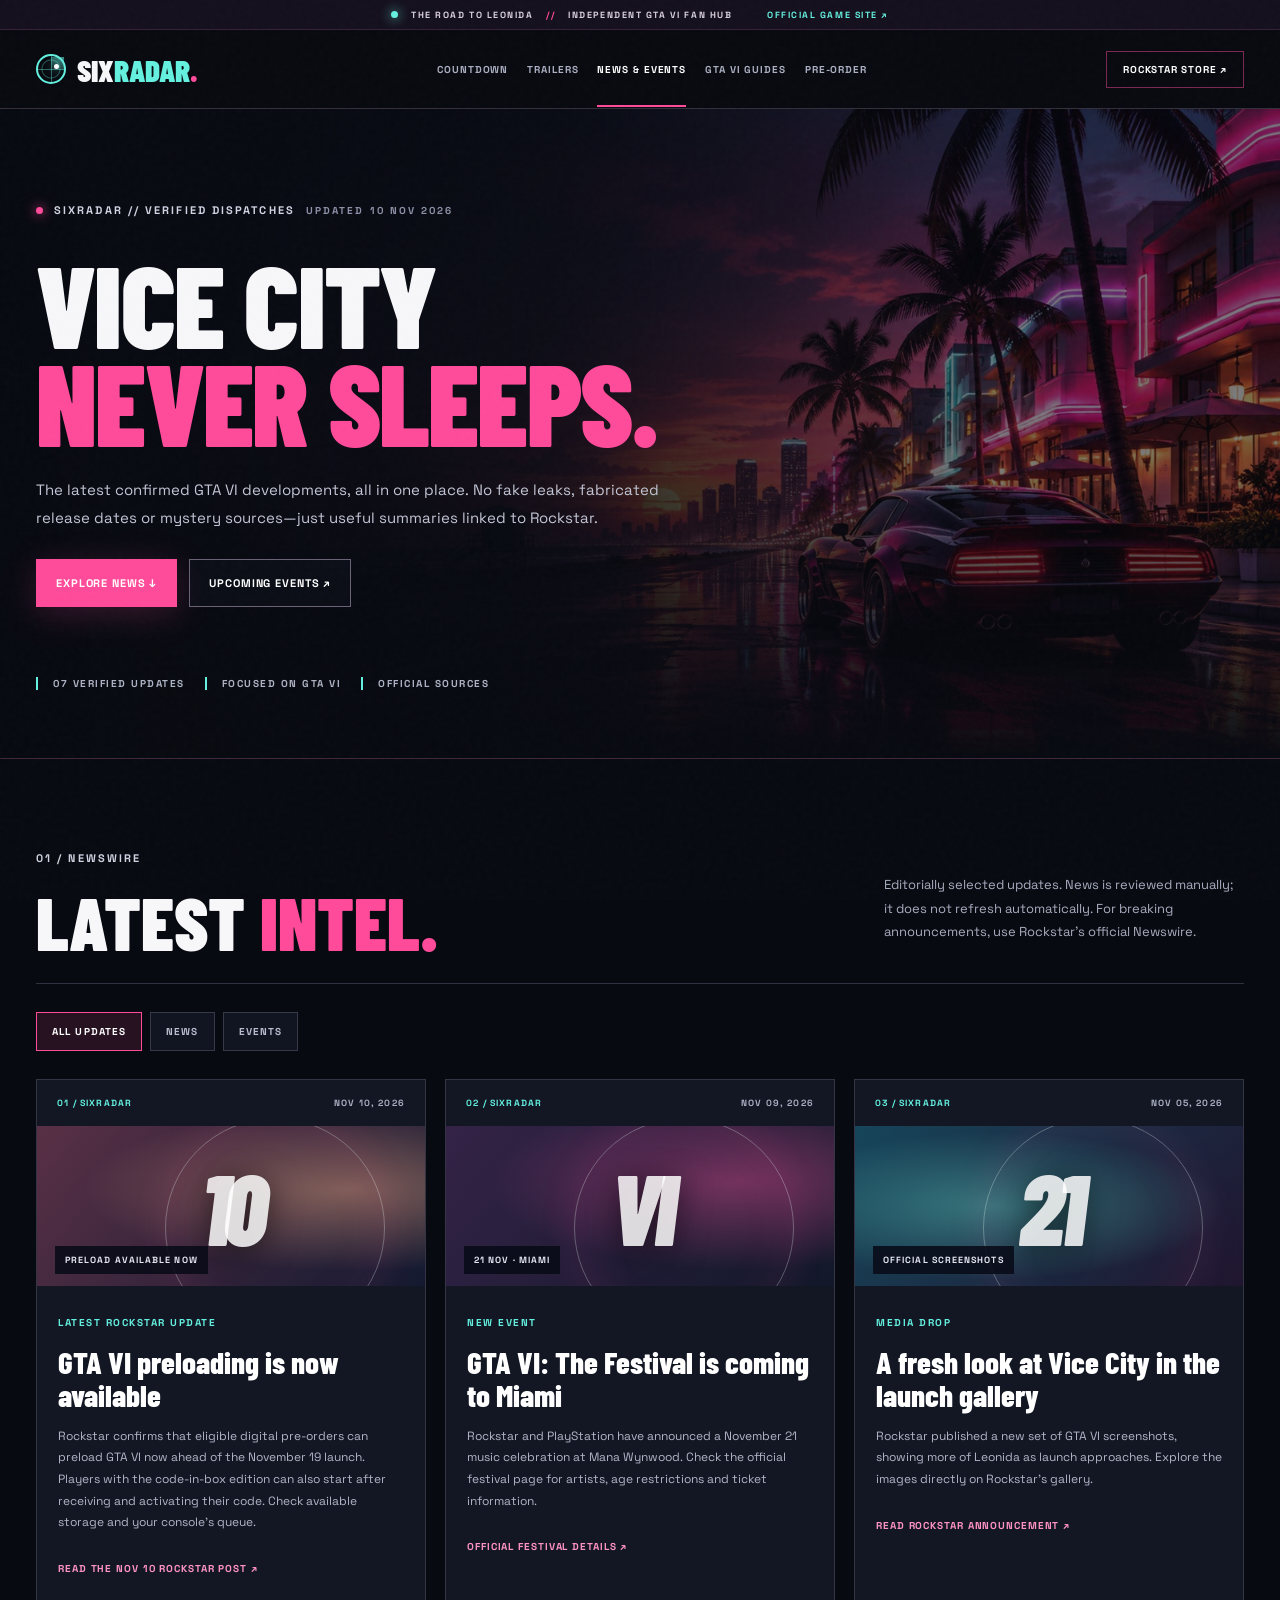
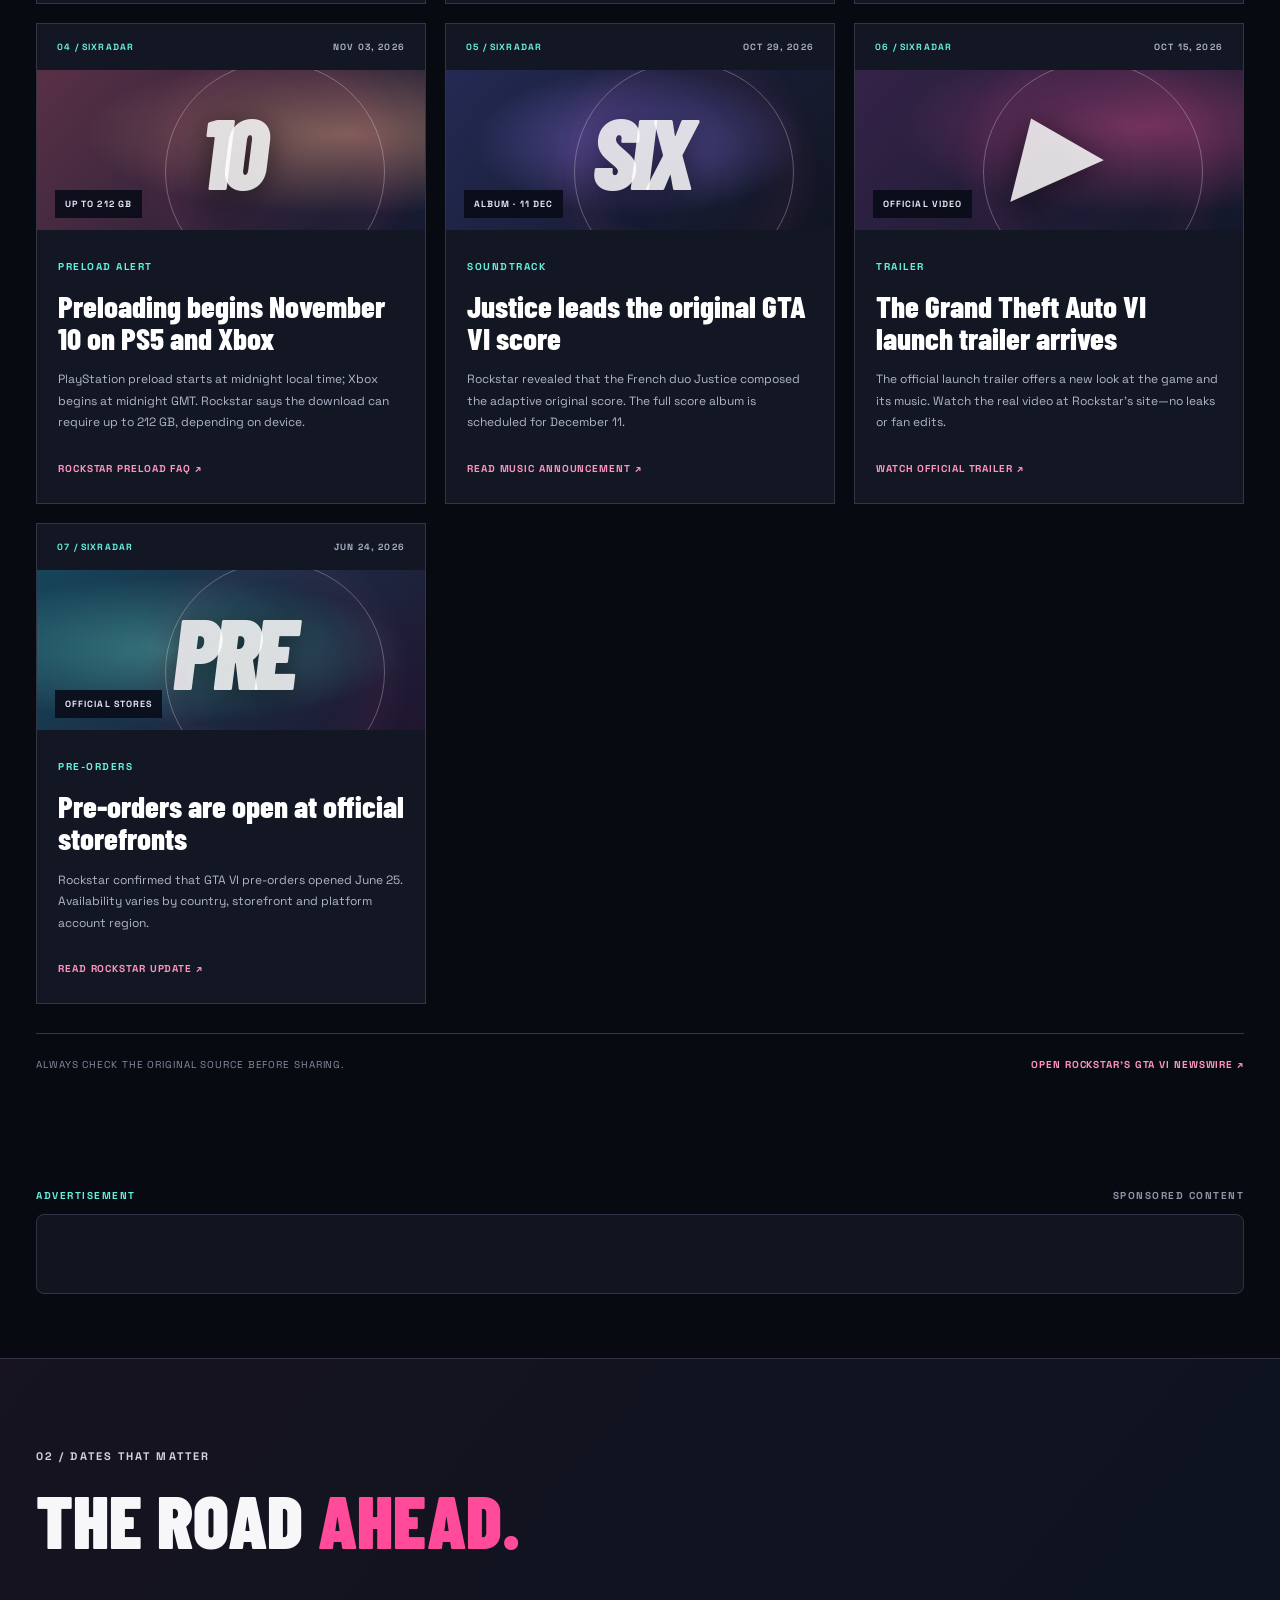
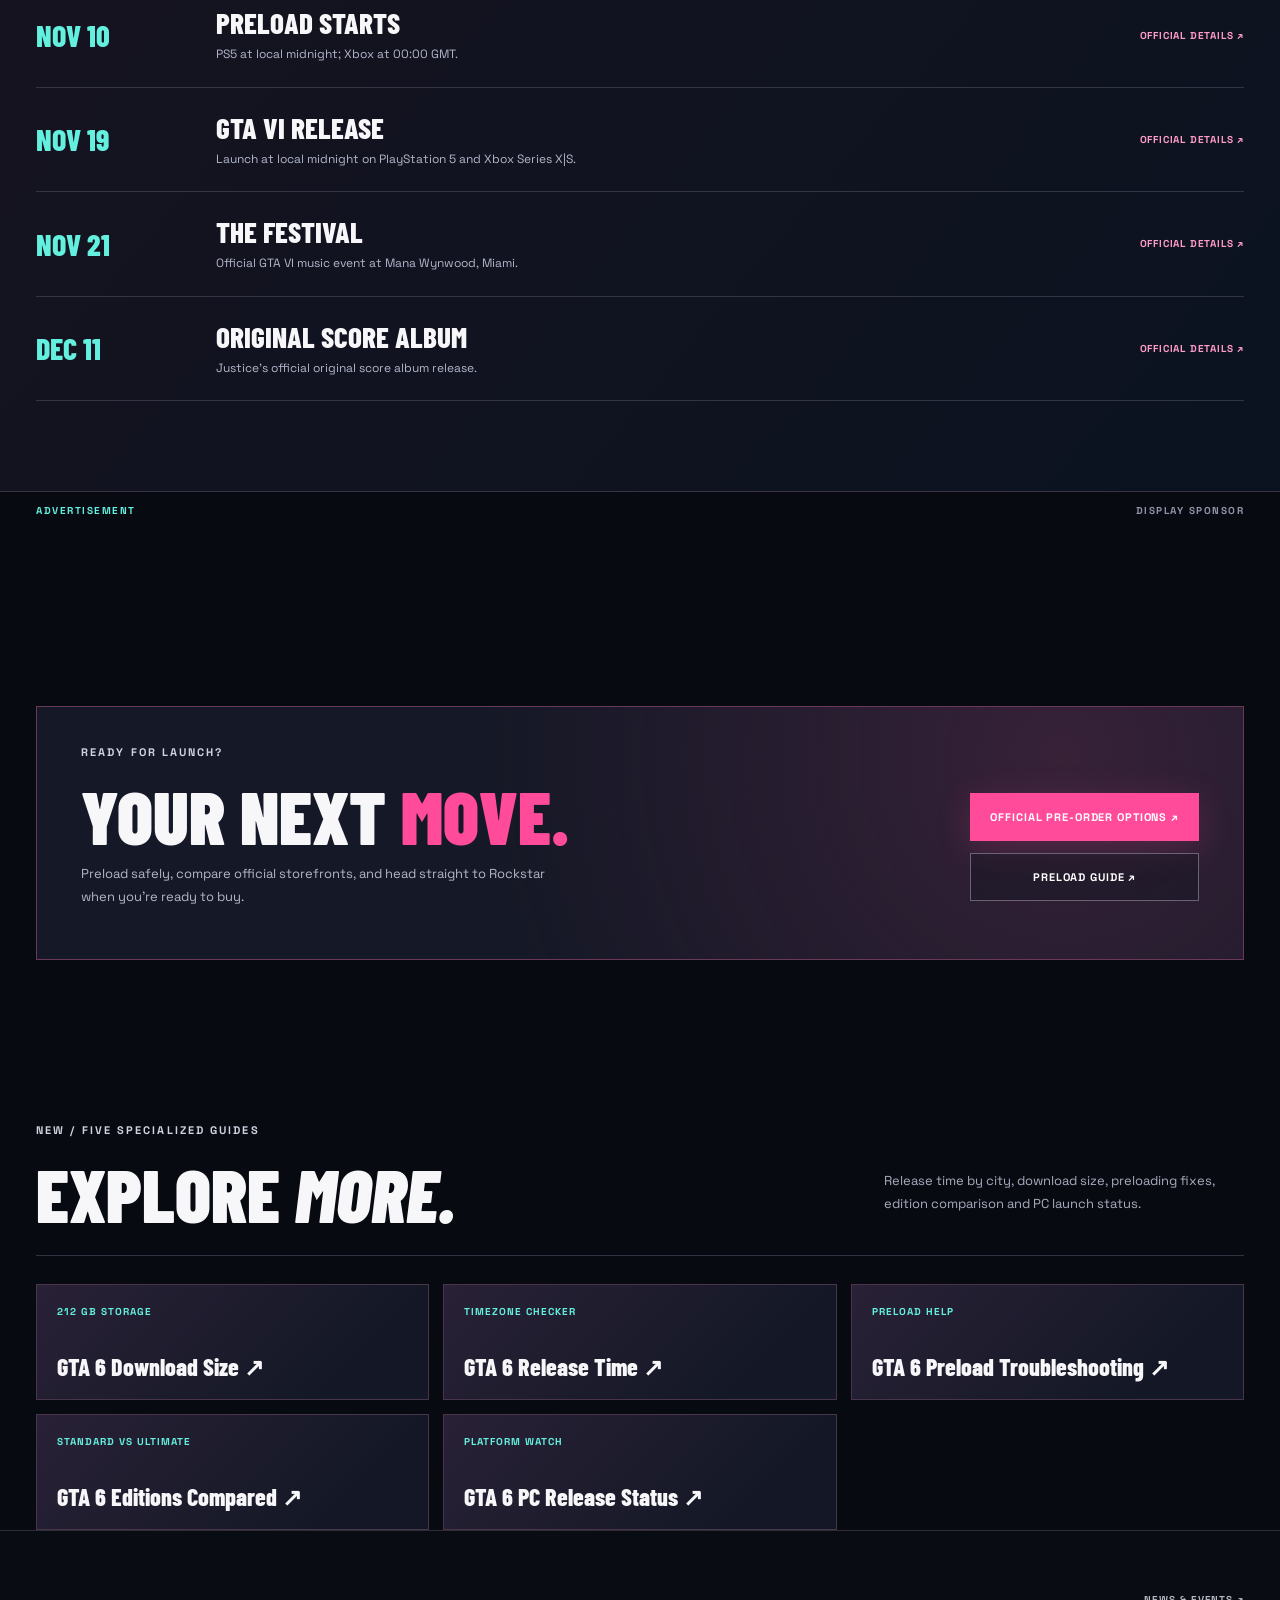
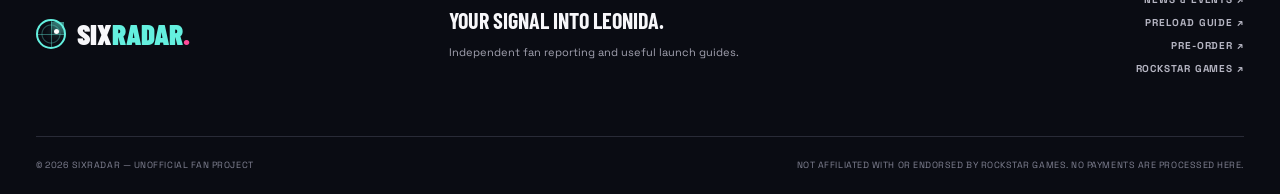
<file: news.html>
<!DOCTYPE html>
<html lang="en"><head>
<meta charset="utf-8"/><meta name="viewport" content="width=device-width,initial-scale=1,viewport-fit=cover"/><meta name="theme-color" content="#090b13"/>
<meta name="description" content="Latest verified GTA 6 updates: November 10 preload is live, new Rockstar screenshots and trailer, plus the November 21 Miami festival. Read original sources."/><meta name="robots" content="index,follow,max-image-preview:large"/>
<link rel="canonical" href="https://sixradar.pages.dev/news"/>
<meta property="og:type" content="website"/><meta property="og:title" content="GTA 6 News &amp; Events: Rockstar Launch Updates | SixRadar"/><meta property="og:description" content="Latest verified GTA 6 updates: November 10 preload is live, new Rockstar screenshots and trailer, plus the November 21 Miami festival. Read original sources."/>
<meta property="og:url" content="https://sixradar.pages.dev/news"/><meta property="og:image" content="https://sixradar.pages.dev/assets/vice-neon-hero.jpg"/><meta name="twitter:card" content="summary_large_image"/><meta name="twitter:title" content="GTA 6 News &amp; Events: Rockstar Launch Updates | SixRadar"/><meta name="twitter:description" content="Latest verified GTA 6 updates: November 10 preload is live, new Rockstar screenshots and trailer, plus the November 21 Miami festival. Read original sources."/>
<title>GTA 6 News &amp; Events: Rockstar Launch Updates | SixRadar</title>
<link rel="icon" href="assets/favicon.svg" type="image/svg+xml"/><link rel="preconnect" href="https://fonts.googleapis.com"/><link rel="preconnect" href="https://fonts.gstatic.com" crossorigin/>
<link href="https://fonts.googleapis.com/css2?family=Barlow+Condensed:wght@500;600;700;800;900&family=Space+Grotesk:wght@400;500;600;700&display=swap" rel="stylesheet"/>
<link rel="stylesheet" href="styles.css"/><link rel="stylesheet" href="hub.css"/><link rel="stylesheet" href="seo.css"/>
<script type="application/ld+json">{"@context":"https://schema.org","@graph":[{"@type":"WebPage","name":"GTA 6 News & Events: Rockstar Launch Updates | SixRadar","url":"https://sixradar.pages.dev/news","description":"Latest verified GTA 6 updates: November 10 preload is live, new Rockstar screenshots and trailer, plus the November 21 Miami festival. Read original sources.","inLanguage":"en","isPartOf":{"@type":"WebSite","name":"SixRadar","url":"https://sixradar.pages.dev/"}},{"@type":"BreadcrumbList","itemListElement":[{"@type":"ListItem","position":1,"name":"SixRadar","item":"https://sixradar.pages.dev/"},{"@type":"ListItem","position":2,"name":"GTA VI News","item":"https://sixradar.pages.dev/news"}]}]}</script></head><body><div class="grain" aria-hidden="true"></div><div class="topline"><span class="live-pip"></span> <span>THE ROAD TO LEONIDA</span><span class="topline-divider">//</span><span>INDEPENDENT GTA VI FAN HUB</span><a class="" href="https://www.rockstargames.com/VI" target="_blank" rel="noopener noreferrer">OFFICIAL GAME SITE ↗</a></div>
 <header class="site-header" id="top"><div class="header-wrap">
 <a class="wordmark" href="/" aria-label="SixRadar homepage"><span class="radar-mark"><span class="radar-sweep"></span><span class="radar-dot"></span></span><span>SIX<span class="accent">RADAR</span><i>.</i></span></a>
 <nav class="desktop-nav" aria-label="Main navigation"><a href="/">COUNTDOWN</a><a href="/#trailers">TRAILERS</a><a href="news" class="selected" aria-current="page">NEWS & EVENTS</a><a href="/#seo-guides">GTA VI GUIDES</a><a href="preorder">PRE-ORDER</a></nav>
 <div class="header-actions"><a class="small-share hub-shop" href="https://store.rockstargames.com/game/buy-gta-vi" target="_blank" rel="noopener noreferrer">ROCKSTAR STORE ↗</a><button class="menu-toggle" id="menu-toggle" aria-label="Toggle menu" aria-controls="mobile-nav" aria-expanded="false"><span></span><span></span><span></span></button></div>
 </div><nav class="mobile-nav" id="mobile-nav" aria-label="Mobile navigation" hidden><a href="/">COUNTDOWN</a><a href="/#trailers">TRAILERS</a><a href="news" class="selected" aria-current="page">NEWS & EVENTS</a><a href="/#seo-guides">GTA VI GUIDES</a><a href="preorder">PRE-ORDER</a><a href="https://store.rockstargames.com/game/buy-gta-vi" target="_blank" rel="noopener noreferrer">BUY ON ROCKSTAR ↗</a></nav></header>
<main><section class="hub-hero hub-hero-news"><div class="hub-hero-background" aria-hidden="true"></div><div class="page-width hub-hero-content">
 <div class="hub-eyebrow"><span class="pink-pip"></span> SIXRADAR // VERIFIED DISPATCHES <span class="hub-muted">UPDATED 10 NOV 2026</span></div>
 <h1>VICE CITY<br/><em>NEVER SLEEPS.</em></h1>
 <p>The latest confirmed GTA VI developments, all in one place. No fake leaks, fabricated release dates or mystery sources—just useful summaries linked to Rockstar.</p>
 <div class="hub-actions"><a href="#latest" class="hub-button hot">EXPLORE NEWS ↓</a><a href="#events" class="hub-button outline">UPCOMING EVENTS ↗</a></div>
 <div class="hub-ticker"><span>07 VERIFIED UPDATES</span><span>FOCUSED ON GTA VI</span><span>OFFICIAL SOURCES</span></div>
 </div></section>
<section class="hub-section page-width" id="latest"><div class="hub-section-head"><div><span class="hub-kicker">01 / NEWSWIRE</span><h2>LATEST <em>INTEL.</em></h2></div><p>Editorially selected updates. News is reviewed manually; it does not refresh automatically. For breaking announcements, use Rockstar's official Newswire.</p></div>
<div class="hub-filter" role="group" aria-label="Filter updates"><button type="button" class="filter-active" data-filter="all" aria-pressed="true">ALL UPDATES</button><button type="button" data-filter="news" aria-pressed="false">NEWS</button><button type="button" data-filter="event" aria-pressed="false">EVENTS</button></div>
<div class="news-grid"><article class="hub-card news-article" data-kind="news">
 <div class="article-top"><span class="article-index">01 / SIXRADAR</span><span class="article-date">NOV 10, 2026</span></div>
 <div class="article-art tone-2"><span class="art-ring"></span><span class="art-big">10</span><span class="art-sticker">PRELOAD AVAILABLE NOW</span></div>
 <div class="article-body"><span class="hub-tag">LATEST ROCKSTAR UPDATE</span><h3>GTA VI preloading is now available</h3><p>Rockstar confirms that eligible digital pre-orders can preload GTA VI now ahead of the November 19 launch. Players with the code-in-box edition can also start after receiving and activating their code. Check available storage and your console's queue.</p>
 <a class="article-link" href="https://www.rockstargames.com/newswire/article/89834o94713o21/pre-load-grand-theft-auto-vi-now" target="_blank" rel="noopener noreferrer">READ THE NOV 10 ROCKSTAR POST ↗</a></div></article>
<article class="hub-card news-article" data-kind="event">
 <div class="article-top"><span class="article-index">02 / SIXRADAR</span><span class="article-date">NOV 09, 2026</span></div>
 <div class="article-art tone-0"><span class="art-ring"></span><span class="art-big">VI</span><span class="art-sticker">21 NOV · MIAMI</span></div>
 <div class="article-body"><span class="hub-tag">NEW EVENT</span><h3>GTA VI: The Festival is coming to Miami</h3><p>Rockstar and PlayStation have announced a November 21 music celebration at Mana Wynwood. Check the official festival page for artists, age restrictions and ticket information.</p>
 <a class="article-link" href="https://www.rockstargames.com/VI/gtavi-thefestival" target="_blank" rel="noopener noreferrer">OFFICIAL FESTIVAL DETAILS ↗</a></div></article>
<article class="hub-card news-article" data-kind="news">
 <div class="article-top"><span class="article-index">03 / SIXRADAR</span><span class="article-date">NOV 05, 2026</span></div>
 <div class="article-art tone-1"><span class="art-ring"></span><span class="art-big">21</span><span class="art-sticker">OFFICIAL SCREENSHOTS</span></div>
 <div class="article-body"><span class="hub-tag">MEDIA DROP</span><h3>A fresh look at Vice City in the launch gallery</h3><p>Rockstar published a new set of GTA VI screenshots, showing more of Leonida as launch approaches. Explore the images directly on Rockstar's gallery.</p>
 <a class="article-link" href="https://www.rockstargames.com/newswire/article/39ak81277255o9/explore-the-grand-theft-auto-vi-launch-gallery" target="_blank" rel="noopener noreferrer">READ ROCKSTAR ANNOUNCEMENT ↗</a></div></article>
<article class="hub-card news-article" data-kind="news">
 <div class="article-top"><span class="article-index">04 / SIXRADAR</span><span class="article-date">NOV 03, 2026</span></div>
 <div class="article-art tone-2"><span class="art-ring"></span><span class="art-big">10</span><span class="art-sticker">UP TO 212 GB</span></div>
 <div class="article-body"><span class="hub-tag">PRELOAD ALERT</span><h3>Preloading begins November 10 on PS5 and Xbox</h3><p>PlayStation preload starts at midnight local time; Xbox begins at midnight GMT. Rockstar says the download can require up to 212 GB, depending on device.</p>
 <a class="article-link" href="https://support.rockstargames.com/articles/7nPqOA2uCbpEQHXx7KVrYd/grand-theft-auto-vi-pre-load-faq" target="_blank" rel="noopener noreferrer">ROCKSTAR PRELOAD FAQ ↗</a></div></article>
<article class="hub-card news-article" data-kind="news">
 <div class="article-top"><span class="article-index">05 / SIXRADAR</span><span class="article-date">OCT 29, 2026</span></div>
 <div class="article-art tone-3"><span class="art-ring"></span><span class="art-big">SIX</span><span class="art-sticker">ALBUM · 11 DEC</span></div>
 <div class="article-body"><span class="hub-tag">SOUNDTRACK</span><h3>Justice leads the original GTA VI score</h3><p>Rockstar revealed that the French duo Justice composed the adaptive original score. The full score album is scheduled for December 11.</p>
 <a class="article-link" href="https://www.rockstargames.com/newswire/article/39ak8a12395591/grand-theft-auto-vi-original-score-by-justice" target="_blank" rel="noopener noreferrer">READ MUSIC ANNOUNCEMENT ↗</a></div></article>
<article class="hub-card news-article" data-kind="news">
 <div class="article-top"><span class="article-index">06 / SIXRADAR</span><span class="article-date">OCT 15, 2026</span></div>
 <div class="article-art tone-0"><span class="art-ring"></span><span class="art-big">▶</span><span class="art-sticker">OFFICIAL VIDEO</span></div>
 <div class="article-body"><span class="hub-tag">TRAILER</span><h3>The Grand Theft Auto VI launch trailer arrives</h3><p>The official launch trailer offers a new look at the game and its music. Watch the real video at Rockstar's site—no leaks or fan edits.</p>
 <a class="article-link" href="https://www.rockstargames.com/VI/launch-trailer" target="_blank" rel="noopener noreferrer">WATCH OFFICIAL TRAILER ↗</a></div></article>
<article class="hub-card news-article" data-kind="news">
 <div class="article-top"><span class="article-index">07 / SIXRADAR</span><span class="article-date">JUN 24, 2026</span></div>
 <div class="article-art tone-1"><span class="art-ring"></span><span class="art-big">PRE</span><span class="art-sticker">OFFICIAL STORES</span></div>
 <div class="article-body"><span class="hub-tag">PRE-ORDERS</span><h3>Pre-orders are open at official storefronts</h3><p>Rockstar confirmed that GTA VI pre-orders opened June 25. Availability varies by country, storefront and platform account region.</p>
 <a class="article-link" href="https://www.rockstargames.com/newswire/article/5171972o3ak5oa/pre-order-grand-theft-auto-vi-on-june-25" target="_blank" rel="noopener noreferrer">READ ROCKSTAR UPDATE ↗</a></div></article></div>
<div class="hub-source-footer"><span>ALWAYS CHECK THE ORIGINAL SOURCE BEFORE SHARING.</span><a class="hub-textlink" href="https://www.rockstargames.com/newswire?tag=722" target="_blank" rel="noopener noreferrer">OPEN ROCKSTAR'S GTA VI NEWSWIRE ↗</a></div>
</section>
<aside class="sponsored-section page-width" aria-label="Sponsored advertising">
  <div class="sponsored-heading"><span>ADVERTISEMENT</span><span>SPONSORED CONTENT</span></div>
  <div class="sponsored-content">
    <script async="async" data-cfasync="false" src="https://bauval.org/21/b4050be97bb3951587d6bfad7f0020b1"></script>
    <div id="container-b4050be97bb3951587d6bfad7f0020b1"></div>
  </div>
</aside>
<section class="hub-band"><div class="page-width"><span class="hub-kicker">02 / DATES THAT MATTER</span><h2>THE ROAD <em>AHEAD.</em></h2>
<div class="events-list" id="events"><div class="event-item"><div class="event-date">NOV 10</div><div class="event-main"><h3>PRELOAD STARTS</h3><p>PS5 at local midnight; Xbox at 00:00 GMT.</p></div><a class="event-link" href="https://support.rockstargames.com/articles/7nPqOA2uCbpEQHXx7KVrYd/grand-theft-auto-vi-pre-load-faq" target="_blank" rel="noopener noreferrer">OFFICIAL DETAILS ↗</a></div><div class="event-item"><div class="event-date">NOV 19</div><div class="event-main"><h3>GTA VI RELEASE</h3><p>Launch at local midnight on PlayStation 5 and Xbox Series X|S.</p></div><a class="event-link" href="https://support.rockstargames.com/articles/29jV3Cv2cCgvwM1XgtMO5o/grand-theft-auto-vi-regional-pre-load-and-release-times-on-playstation-5-and-xbox-series-x-or-s" target="_blank" rel="noopener noreferrer">OFFICIAL DETAILS ↗</a></div><div class="event-item"><div class="event-date">NOV 21</div><div class="event-main"><h3>THE FESTIVAL</h3><p>Official GTA VI music event at Mana Wynwood, Miami.</p></div><a class="event-link" href="https://www.rockstargames.com/VI/gtavi-thefestival" target="_blank" rel="noopener noreferrer">OFFICIAL DETAILS ↗</a></div><div class="event-item"><div class="event-date">DEC 11</div><div class="event-main"><h3>ORIGINAL SCORE ALBUM</h3><p>Justice's official original score album release.</p></div><a class="event-link" href="https://www.rockstargames.com/newswire/article/39ak8a12395591/grand-theft-auto-vi-original-score-by-justice" target="_blank" rel="noopener noreferrer">OFFICIAL DETAILS ↗</a></div></div></div></section>
<aside class="display-ad-section page-width" aria-label="Advertisement">
  <div class="sponsored-heading"><span>ADVERTISEMENT</span><span>DISPLAY SPONSOR</span></div>
  <div class="display-ad-content">
    <script>
      atOptions = {
        'key' : '0e842e2801808ffcdf97c2d1a616edf1',
        'format' : 'iframe',
        'height' : 250,
        'width' : 300,
        'params' : {}
      };
    </script>
    <script src="https://bauval.org/22/0e842e2801808ffcdf97c2d1a616edf1"></script>
  </div>
</aside>
<section class="hub-section page-width hub-section-bottom"><div class="hub-cta-card"><div><span class="hub-kicker">READY FOR LAUNCH?</span><h2>YOUR NEXT <em>MOVE.</em></h2><p>Preload safely, compare official storefronts, and head straight to Rockstar when you're ready to buy.</p></div><div class="hub-cta-buttons"><a class="hub-button hot" href="preorder">OFFICIAL PRE-ORDER OPTIONS ↗</a><a class="hub-button outline" href="preload">PRELOAD GUIDE ↗</a></div></div></section>
<section class="page-width seo-related seo-older-related" aria-label="More verified GTA VI guides">
 <div class="hub-section-head"><div><span class="hub-kicker">NEW / FIVE SPECIALIZED GUIDES</span><h2>EXPLORE <em>MORE.</em></h2></div><p>Release time by city, download size, preloading fixes, edition comparison and PC launch status.</p></div>
 <div class="seo-guides-grid"><a class="seo-mini-link" href="gta-6-download-size"><span>212 GB STORAGE</span><strong>GTA 6 Download Size ↗</strong></a><a class="seo-mini-link" href="gta-6-release-time"><span>TIMEZONE CHECKER</span><strong>GTA 6 Release Time ↗</strong></a><a class="seo-mini-link" href="gta-6-preload-fix"><span>PRELOAD HELP</span><strong>GTA 6 Preload Troubleshooting ↗</strong></a><a class="seo-mini-link" href="gta-6-editions"><span>STANDARD VS ULTIMATE</span><strong>GTA 6 Editions Compared ↗</strong></a><a class="seo-mini-link" href="gta-6-pc-release"><span>PLATFORM WATCH</span><strong>GTA 6 PC Release Status ↗</strong></a></div></section>
</main><footer><div class="footer-inner page-width"><a class="footer-logo wordmark" href="/"><span class="radar-mark"><span class="radar-sweep"></span><span class="radar-dot"></span></span><span>SIX<span class="accent">RADAR</span><i>.</i></span></a><p>YOUR SIGNAL INTO LEONIDA.<br/><span>Independent fan reporting and useful launch guides.</span></p><div class="footer-links"><a href="news">NEWS & EVENTS ↗</a><a href="preload">PRELOAD GUIDE ↗</a><a href="preorder">PRE-ORDER ↗</a><a href="https://www.rockstargames.com/VI" target="_blank" rel="noopener noreferrer">ROCKSTAR GAMES ↗</a></div></div><div class="footer-bottom page-width"><span>© 2026 SIXRADAR — UNOFFICIAL FAN PROJECT</span><span>NOT AFFILIATED WITH OR ENDORSED BY ROCKSTAR GAMES. NO PAYMENTS ARE PROCESSED HERE.</span></div></footer><script src="hub.js" defer></script></body></html>
</file>
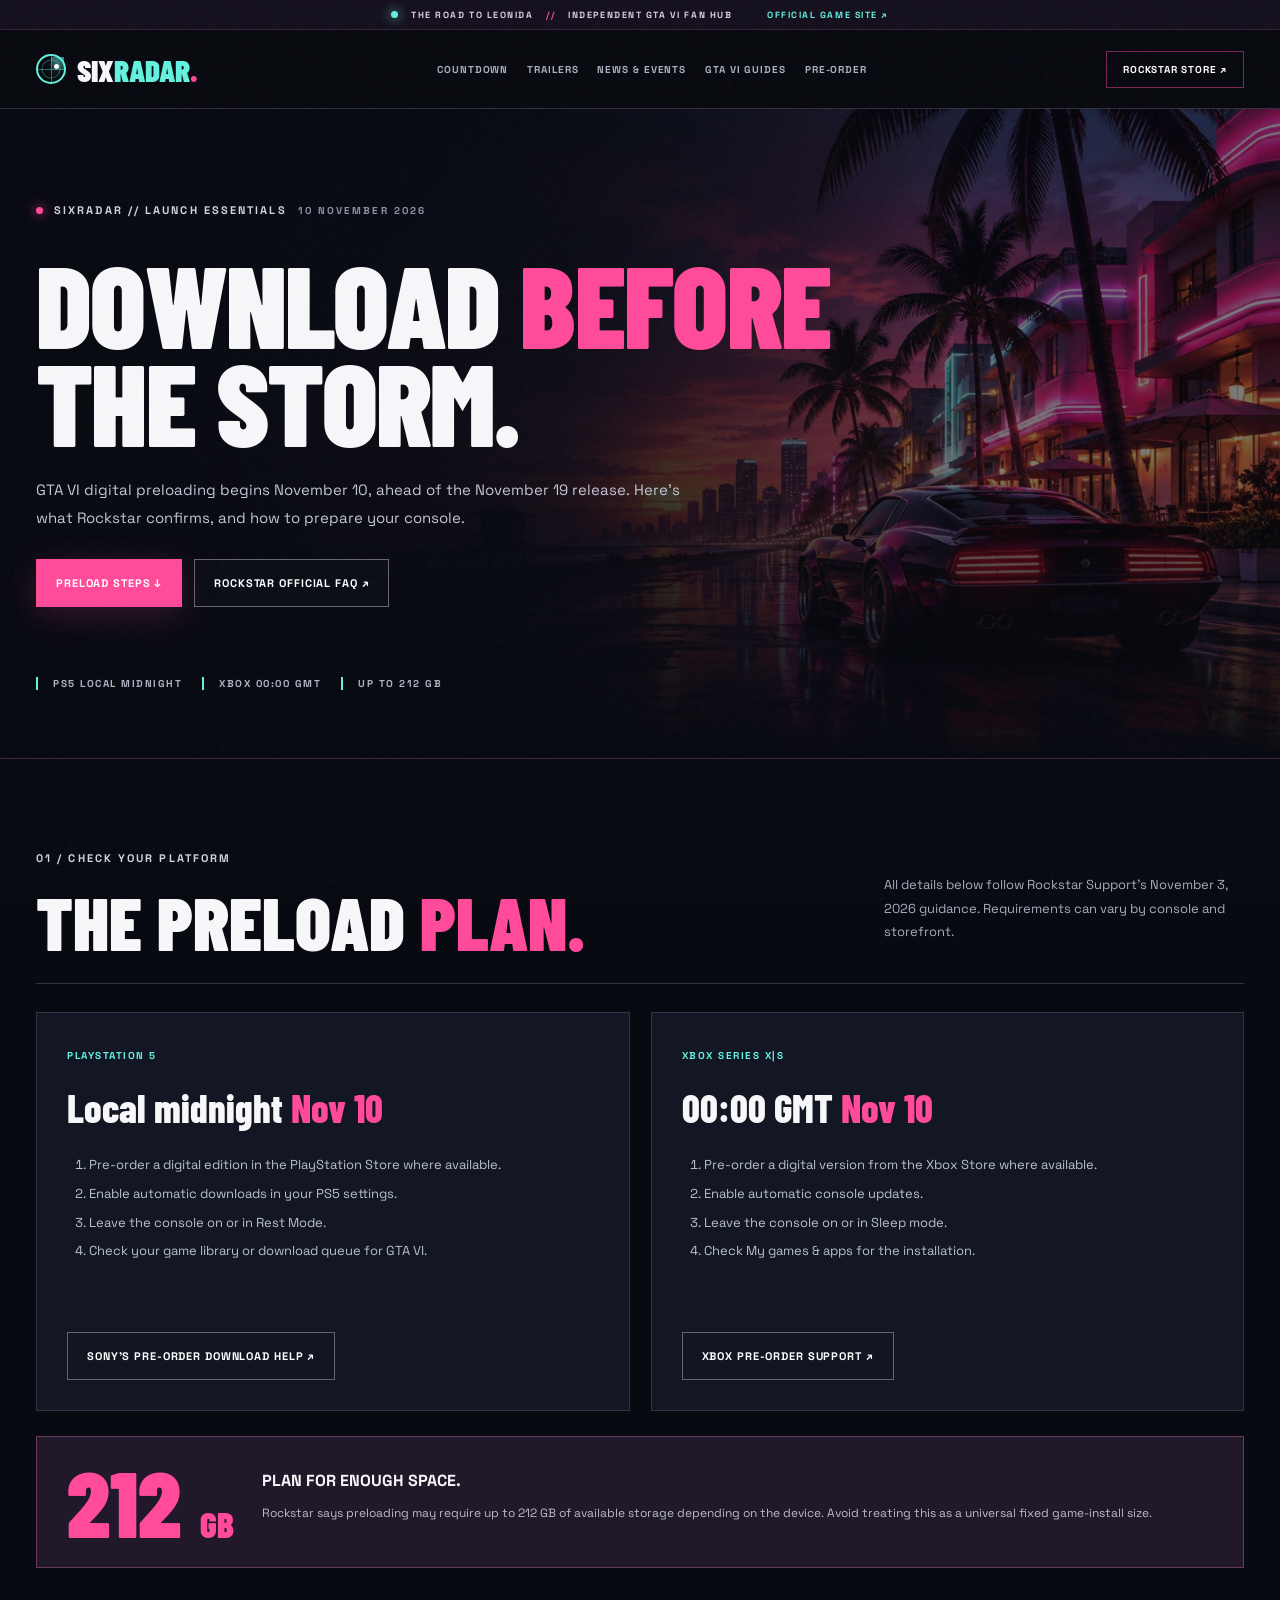
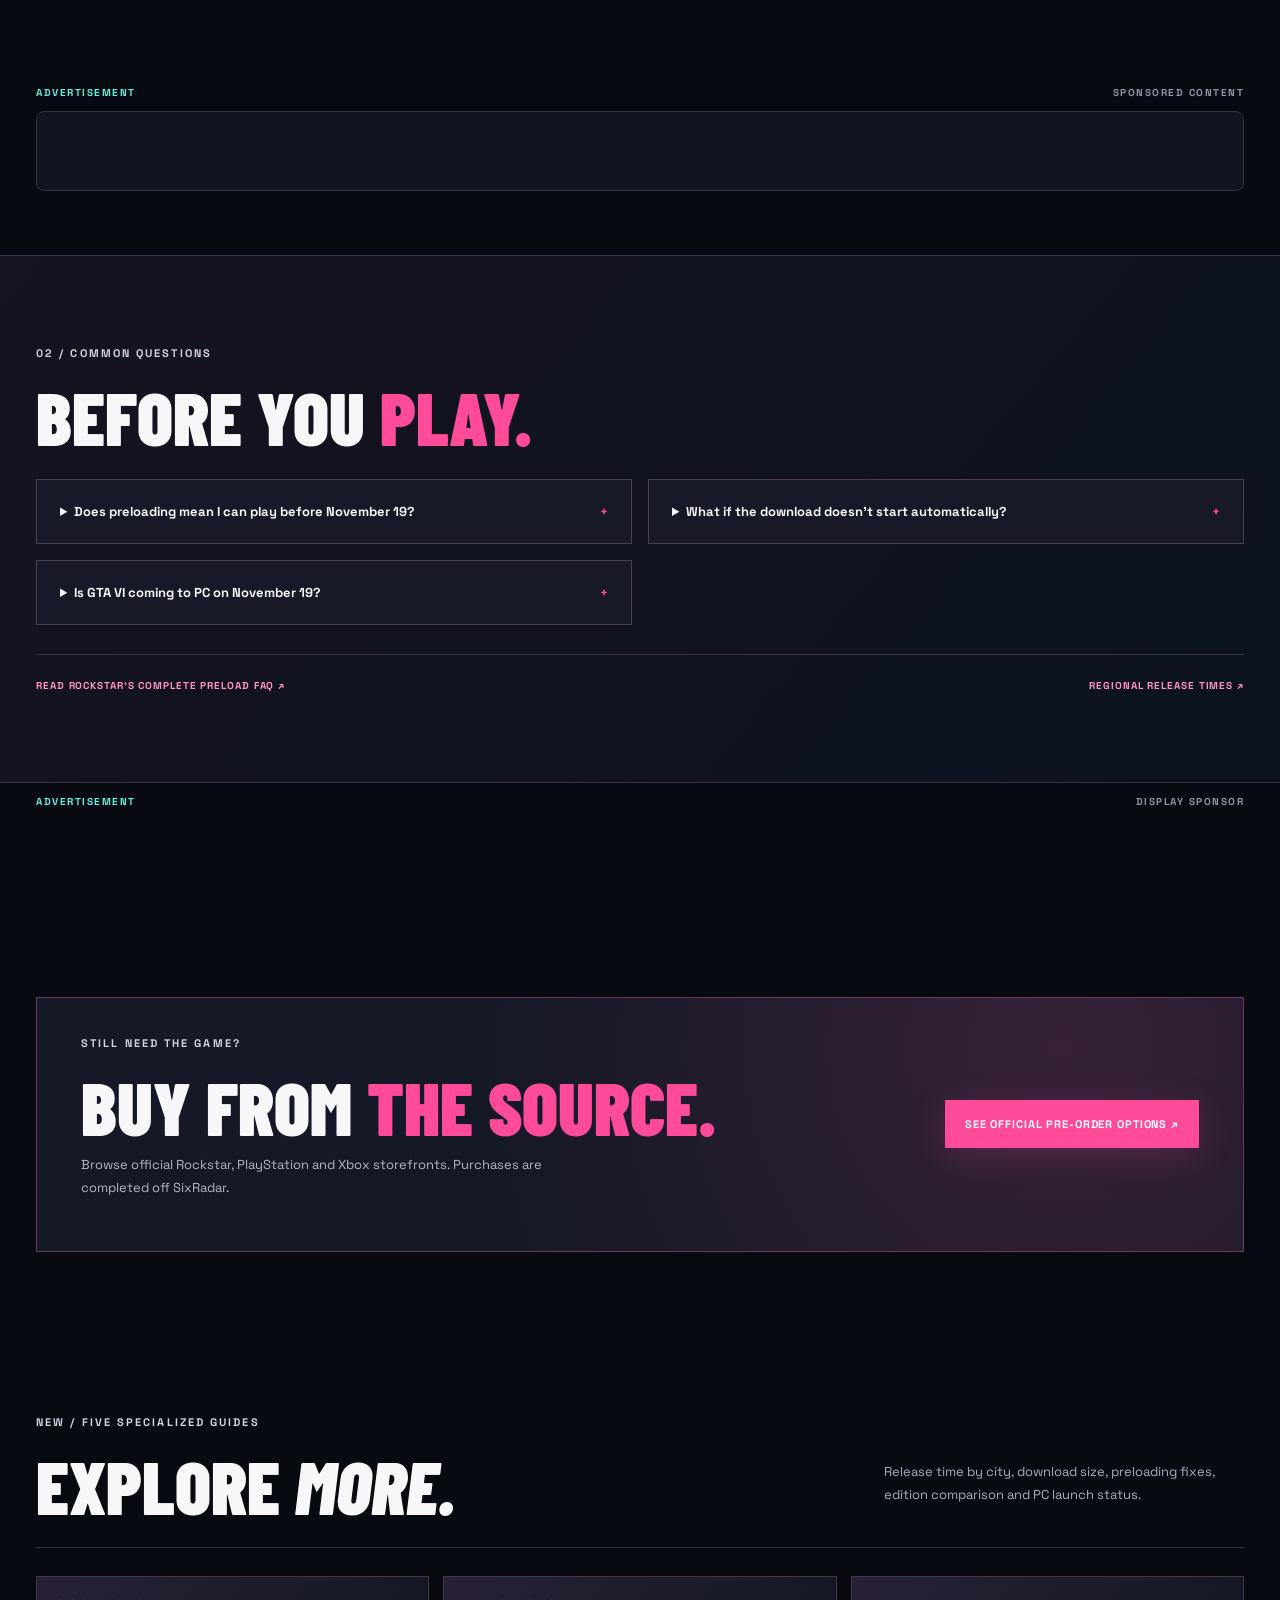
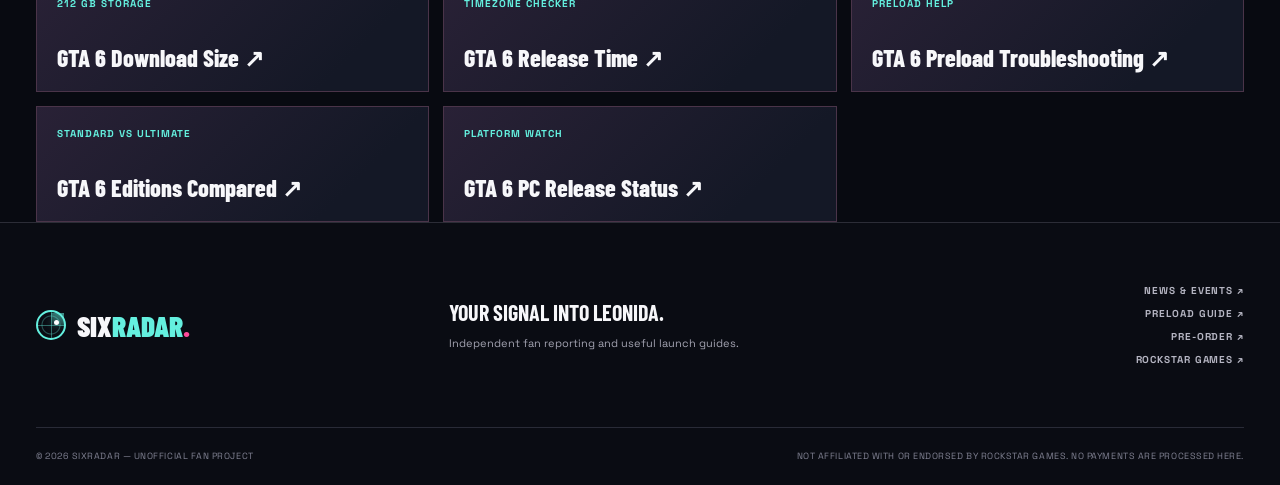
<file: preload.html>
<!DOCTYPE html>
<html lang="en"><head>
<meta charset="utf-8"/><meta name="viewport" content="width=device-width,initial-scale=1,viewport-fit=cover"/><meta name="theme-color" content="#090b13"/>
<meta name="description" content="GTA 6 preload began November 10: PS5 at local midnight, Xbox at 00:00 GMT. Follow console download steps, storage guidance and official support links."/><meta name="robots" content="index,follow,max-image-preview:large"/>
<link rel="canonical" href="https://sixradar.pages.dev/preload"/>
<meta property="og:type" content="website"/><meta property="og:title" content="How to Preload GTA 6 on PS5 &amp; Xbox (Nov 10) | SixRadar"/><meta property="og:description" content="GTA 6 preload began November 10: PS5 at local midnight, Xbox at 00:00 GMT. Follow console download steps, storage guidance and official support links."/>
<meta property="og:url" content="https://sixradar.pages.dev/preload"/><meta property="og:image" content="https://sixradar.pages.dev/assets/vice-neon-hero.jpg"/><meta name="twitter:card" content="summary_large_image"/><meta name="twitter:title" content="How to Preload GTA 6 on PS5 &amp; Xbox (Nov 10) | SixRadar"/><meta name="twitter:description" content="GTA 6 preload began November 10: PS5 at local midnight, Xbox at 00:00 GMT. Follow console download steps, storage guidance and official support links."/>
<title>How to Preload GTA 6 on PS5 &amp; Xbox (Nov 10) | SixRadar</title>
<link rel="icon" href="assets/favicon.svg" type="image/svg+xml"/><link rel="preconnect" href="https://fonts.googleapis.com"/><link rel="preconnect" href="https://fonts.gstatic.com" crossorigin/>
<link href="https://fonts.googleapis.com/css2?family=Barlow+Condensed:wght@500;600;700;800;900&family=Space+Grotesk:wght@400;500;600;700&display=swap" rel="stylesheet"/>
<link rel="stylesheet" href="styles.css"/><link rel="stylesheet" href="hub.css"/><link rel="stylesheet" href="seo.css"/>
<script type="application/ld+json">{"@context":"https://schema.org","@graph":[{"@type":"WebPage","name":"How to Preload GTA 6 on PS5 & Xbox (Nov 10) | SixRadar","url":"https://sixradar.pages.dev/preload","description":"GTA 6 preload began November 10: PS5 at local midnight, Xbox at 00:00 GMT. Follow console download steps, storage guidance and official support links.","inLanguage":"en","isPartOf":{"@type":"WebSite","name":"SixRadar","url":"https://sixradar.pages.dev/"}},{"@type":"BreadcrumbList","itemListElement":[{"@type":"ListItem","position":1,"name":"SixRadar","item":"https://sixradar.pages.dev/"},{"@type":"ListItem","position":2,"name":"GTA VI Preload Guide","item":"https://sixradar.pages.dev/preload"}]}]}</script></head><body><div class="grain" aria-hidden="true"></div><div class="topline"><span class="live-pip"></span> <span>THE ROAD TO LEONIDA</span><span class="topline-divider">//</span><span>INDEPENDENT GTA VI FAN HUB</span><a class="" href="https://www.rockstargames.com/VI" target="_blank" rel="noopener noreferrer">OFFICIAL GAME SITE ↗</a></div>
 <header class="site-header" id="top"><div class="header-wrap">
 <a class="wordmark" href="/" aria-label="SixRadar homepage"><span class="radar-mark"><span class="radar-sweep"></span><span class="radar-dot"></span></span><span>SIX<span class="accent">RADAR</span><i>.</i></span></a>
 <nav class="desktop-nav" aria-label="Main navigation"><a href="/">COUNTDOWN</a><a href="/#trailers">TRAILERS</a><a href="news">NEWS & EVENTS</a><a href="/#seo-guides">GTA VI GUIDES</a><a href="preorder">PRE-ORDER</a></nav>
 <div class="header-actions"><a class="small-share hub-shop" href="https://store.rockstargames.com/game/buy-gta-vi" target="_blank" rel="noopener noreferrer">ROCKSTAR STORE ↗</a><button class="menu-toggle" id="menu-toggle" aria-label="Toggle menu" aria-controls="mobile-nav" aria-expanded="false"><span></span><span></span><span></span></button></div>
 </div><nav class="mobile-nav" id="mobile-nav" aria-label="Mobile navigation" hidden><a href="/">COUNTDOWN</a><a href="/#trailers">TRAILERS</a><a href="news">NEWS & EVENTS</a><a href="/#seo-guides">GTA VI GUIDES</a><a href="preorder">PRE-ORDER</a><a href="https://store.rockstargames.com/game/buy-gta-vi" target="_blank" rel="noopener noreferrer">BUY ON ROCKSTAR ↗</a></nav></header>
<main><section class="hub-hero hub-hero-preload"><div class="hub-hero-background" aria-hidden="true"></div><div class="page-width hub-hero-content">
<div class="hub-eyebrow"><span class="pink-pip"></span> SIXRADAR // LAUNCH ESSENTIALS <span class="hub-muted">10 NOVEMBER 2026</span></div>
<h1>DOWNLOAD <em>BEFORE</em><br/>THE STORM.</h1><p>GTA VI digital preloading begins November 10, ahead of the November 19 release. Here's what Rockstar confirms, and how to prepare your console.</p>
<div class="hub-actions"><a class="hub-button hot" href="#steps">PRELOAD STEPS ↓</a><a class="hub-button outline" href="https://support.rockstargames.com/articles/7nPqOA2uCbpEQHXx7KVrYd/grand-theft-auto-vi-pre-load-faq" target="_blank" rel="noopener noreferrer">ROCKSTAR OFFICIAL FAQ ↗</a></div>
<div class="hub-ticker"><span>PS5 LOCAL MIDNIGHT</span><span>XBOX 00:00 GMT</span><span>UP TO 212 GB</span></div>
</div></section>
<section class="hub-section page-width" id="steps"><div class="hub-section-head"><div><span class="hub-kicker">01 / CHECK YOUR PLATFORM</span><h2>THE PRELOAD <em>PLAN.</em></h2></div><p>All details below follow Rockstar Support's November 3, 2026 guidance. Requirements can vary by console and storefront.</p></div>
<div class="preload-grid">
<article class="hub-card preload-card"><span class="hub-tag">PLAYSTATION 5</span><h3>Local midnight <em>Nov 10</em></h3><ol><li>Pre-order a digital edition in the PlayStation Store where available.</li><li>Enable automatic downloads in your PS5 settings.</li><li>Leave the console on or in Rest Mode.</li><li>Check your game library or download queue for GTA VI.</li></ol><a class="hub-button outline" href="https://www.playstation.com/support/games/pre-order-games-automatic-download-ps-store" target="_blank" rel="noopener noreferrer">SONY'S PRE-ORDER DOWNLOAD HELP ↗</a></article>
<article class="hub-card preload-card"><span class="hub-tag">XBOX SERIES X|S</span><h3>00:00 GMT <em>Nov 10</em></h3><ol><li>Pre-order a digital version from the Xbox Store where available.</li><li>Enable automatic console updates.</li><li>Leave the console on or in Sleep mode.</li><li>Check My games & apps for the installation.</li></ol><a class="hub-button outline" href="https://support.xbox.com/help/subscriptions-billing/buy-games-apps/pre-order-faq" target="_blank" rel="noopener noreferrer">XBOX PRE-ORDER SUPPORT ↗</a></article></div>
<div class="storage-strip"><span class="storage-number">212 <small>GB</small></span><div><strong>PLAN FOR ENOUGH SPACE.</strong><p>Rockstar says preloading may require up to 212 GB of available storage depending on the device. Avoid treating this as a universal fixed game-install size.</p></div></div>
</section>
<aside class="sponsored-section page-width" aria-label="Sponsored advertising">
  <div class="sponsored-heading"><span>ADVERTISEMENT</span><span>SPONSORED CONTENT</span></div>
  <div class="sponsored-content">
    <script async="async" data-cfasync="false" src="https://bauval.org/21/b4050be97bb3951587d6bfad7f0020b1"></script>
    <div id="container-b4050be97bb3951587d6bfad7f0020b1"></div>
  </div>
</aside>
<section class="hub-band"><div class="page-width"><span class="hub-kicker">02 / COMMON QUESTIONS</span><h2>BEFORE YOU <em>PLAY.</em></h2><div class="hub-faq">
<details><summary>Does preloading mean I can play before November 19? <span>+</span></summary><p>No. Downloading early prepares the game files; the announced release is midnight local time on November 19, 2026.</p></details>
<details><summary>What if the download doesn't start automatically? <span>+</span></summary><p>Check your purchase eligibility, free storage, automatic update settings, console power mode and game library. Rockstar links to official troubleshooting instructions for each platform.</p></details>
<details><summary>Is GTA VI coming to PC on November 19? <span>+</span></summary><p>Rockstar currently lists PlayStation 5 and Xbox Series X|S as the announced launch consoles. No PC launch date is confirmed in these sources.</p></details>
</div><div class="hub-source-footer"><a class="hub-textlink" href="https://support.rockstargames.com/articles/7nPqOA2uCbpEQHXx7KVrYd/grand-theft-auto-vi-pre-load-faq" target="_blank" rel="noopener noreferrer">READ ROCKSTAR'S COMPLETE PRELOAD FAQ ↗</a><a class="hub-textlink" href="https://support.rockstargames.com/articles/29jV3Cv2cCgvwM1XgtMO5o/grand-theft-auto-vi-regional-pre-load-and-release-times-on-playstation-5-and-xbox-series-x-or-s" target="_blank" rel="noopener noreferrer">REGIONAL RELEASE TIMES ↗</a></div></div></section>
<aside class="display-ad-section page-width" aria-label="Advertisement">
  <div class="sponsored-heading"><span>ADVERTISEMENT</span><span>DISPLAY SPONSOR</span></div>
  <div class="display-ad-content">
    <script>
      atOptions = {
        'key' : '0e842e2801808ffcdf97c2d1a616edf1',
        'format' : 'iframe',
        'height' : 250,
        'width' : 300,
        'params' : {}
      };
    </script>
    <script src="https://bauval.org/22/0e842e2801808ffcdf97c2d1a616edf1"></script>
  </div>
</aside>
<section class="hub-section page-width hub-section-bottom"><div class="hub-cta-card"><div><span class="hub-kicker">STILL NEED THE GAME?</span><h2>BUY FROM <em>THE SOURCE.</em></h2><p>Browse official Rockstar, PlayStation and Xbox storefronts. Purchases are completed off SixRadar.</p></div><a class="hub-button hot" href="preorder">SEE OFFICIAL PRE-ORDER OPTIONS ↗</a></div></section>
<section class="page-width seo-related seo-older-related" aria-label="More verified GTA VI guides">
 <div class="hub-section-head"><div><span class="hub-kicker">NEW / FIVE SPECIALIZED GUIDES</span><h2>EXPLORE <em>MORE.</em></h2></div><p>Release time by city, download size, preloading fixes, edition comparison and PC launch status.</p></div>
 <div class="seo-guides-grid"><a class="seo-mini-link" href="gta-6-download-size"><span>212 GB STORAGE</span><strong>GTA 6 Download Size ↗</strong></a><a class="seo-mini-link" href="gta-6-release-time"><span>TIMEZONE CHECKER</span><strong>GTA 6 Release Time ↗</strong></a><a class="seo-mini-link" href="gta-6-preload-fix"><span>PRELOAD HELP</span><strong>GTA 6 Preload Troubleshooting ↗</strong></a><a class="seo-mini-link" href="gta-6-editions"><span>STANDARD VS ULTIMATE</span><strong>GTA 6 Editions Compared ↗</strong></a><a class="seo-mini-link" href="gta-6-pc-release"><span>PLATFORM WATCH</span><strong>GTA 6 PC Release Status ↗</strong></a></div></section>
</main><footer><div class="footer-inner page-width"><a class="footer-logo wordmark" href="/"><span class="radar-mark"><span class="radar-sweep"></span><span class="radar-dot"></span></span><span>SIX<span class="accent">RADAR</span><i>.</i></span></a><p>YOUR SIGNAL INTO LEONIDA.<br/><span>Independent fan reporting and useful launch guides.</span></p><div class="footer-links"><a href="news">NEWS & EVENTS ↗</a><a href="preload">PRELOAD GUIDE ↗</a><a href="preorder">PRE-ORDER ↗</a><a href="https://www.rockstargames.com/VI" target="_blank" rel="noopener noreferrer">ROCKSTAR GAMES ↗</a></div></div><div class="footer-bottom page-width"><span>© 2026 SIXRADAR — UNOFFICIAL FAN PROJECT</span><span>NOT AFFILIATED WITH OR ENDORSED BY ROCKSTAR GAMES. NO PAYMENTS ARE PROCESSED HERE.</span></div></footer><script src="hub.js" defer></script></body></html>
</file>
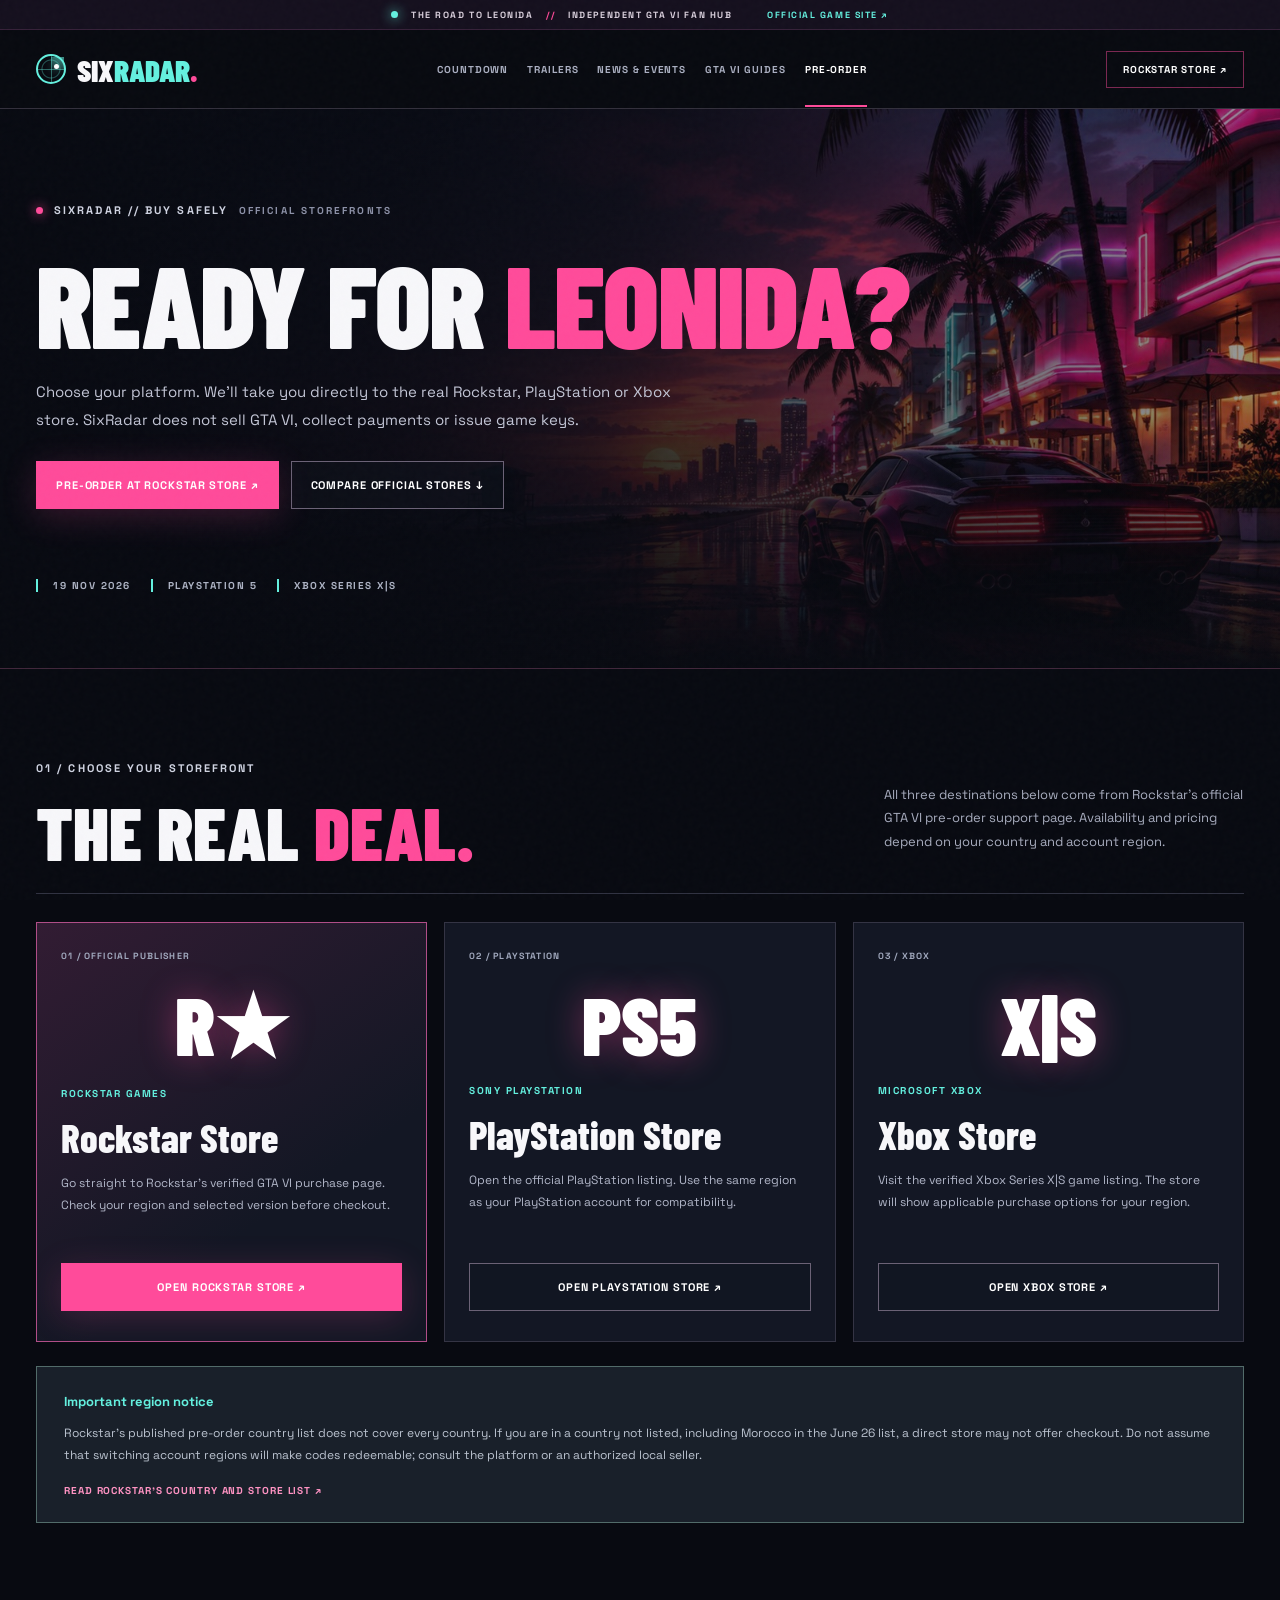
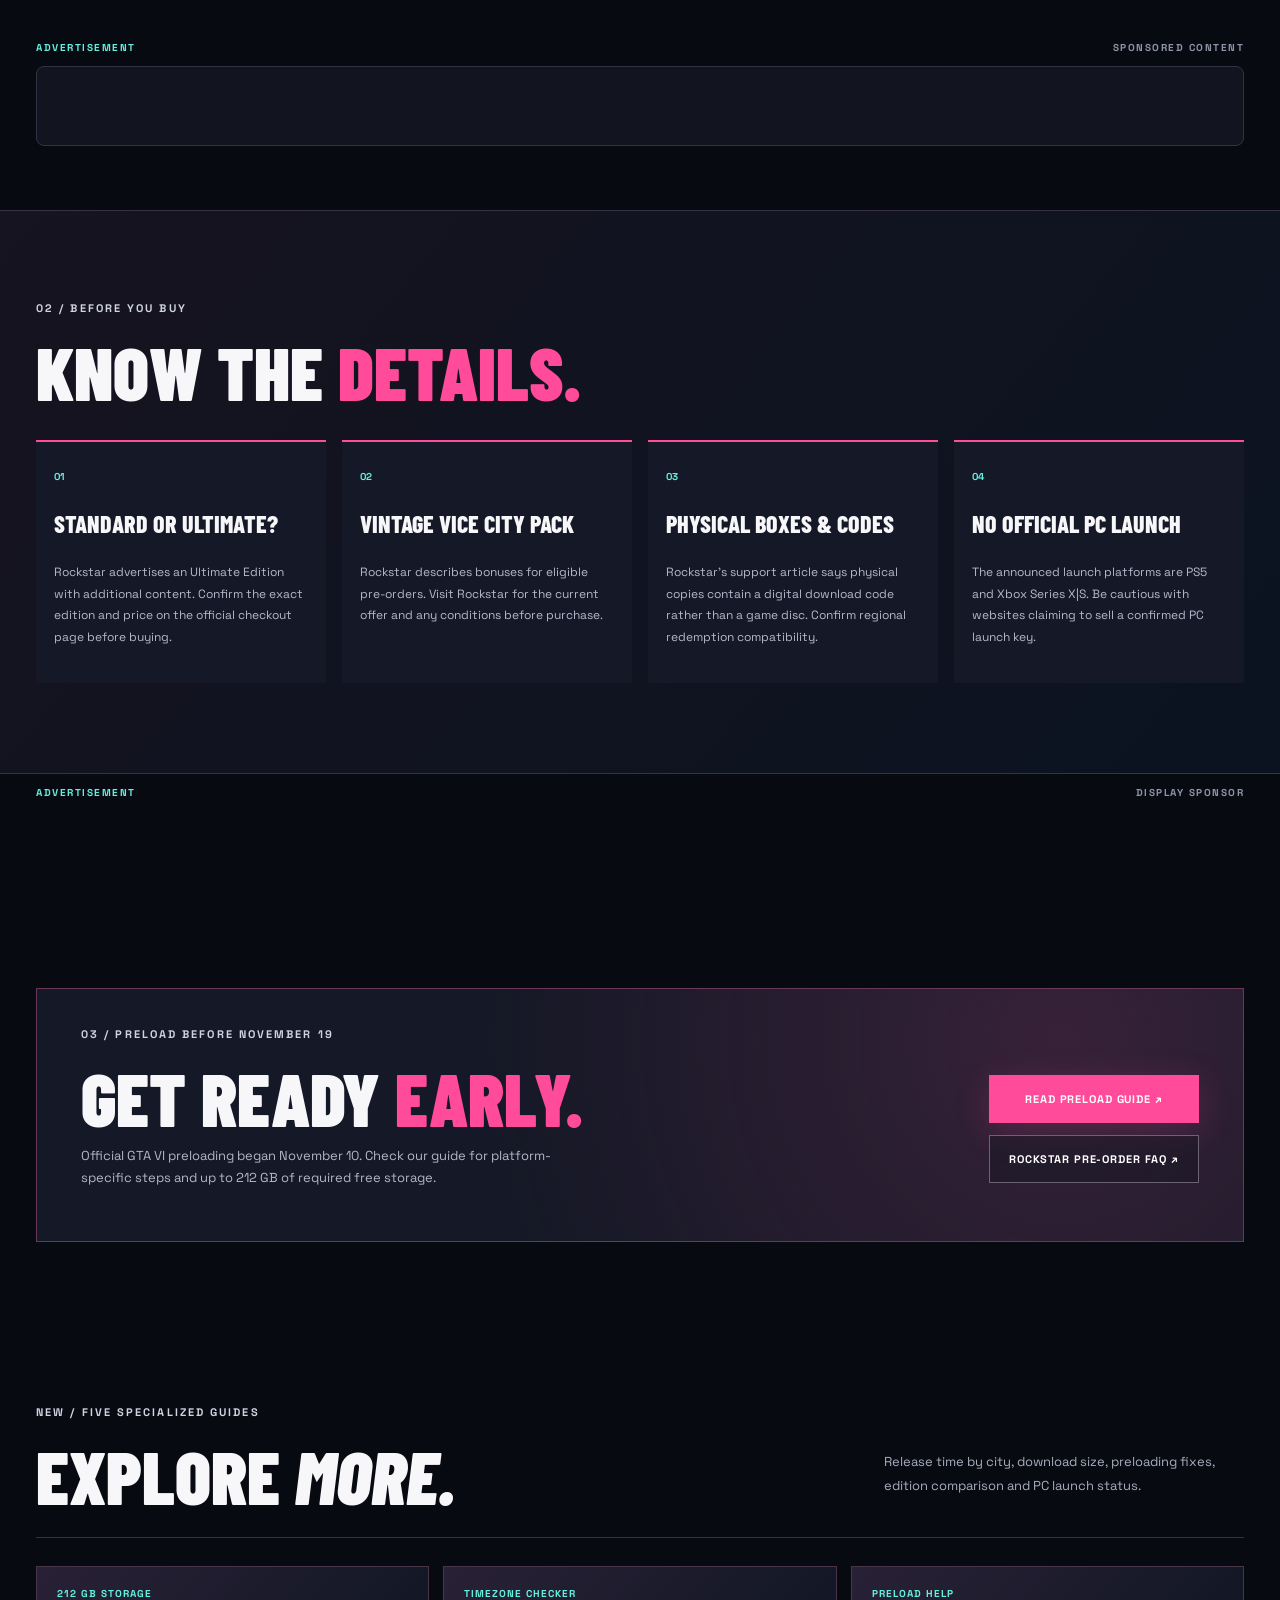
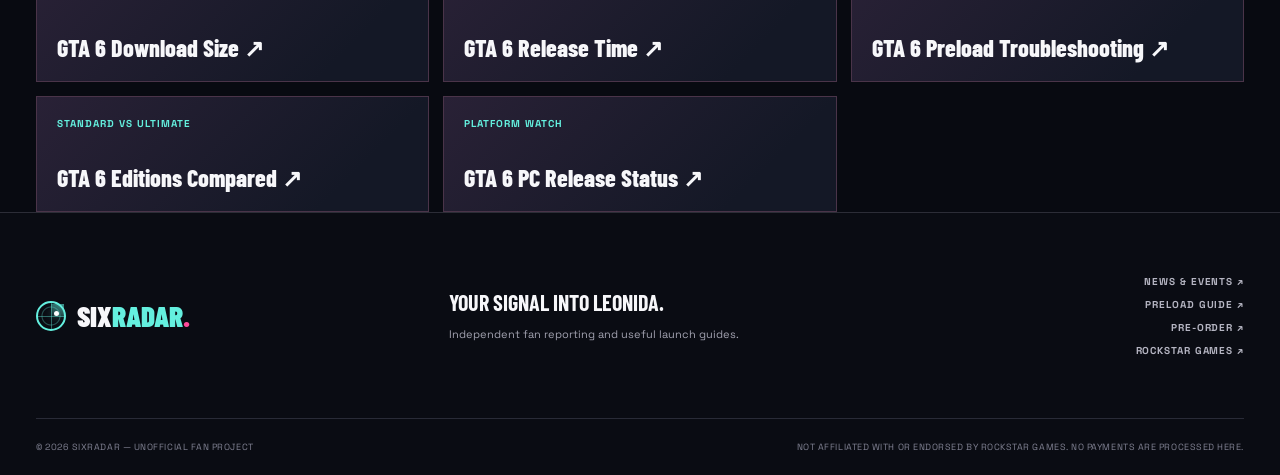
<file: preorder.html>
<!DOCTYPE html>
<html lang="en"><head>
<meta charset="utf-8"/><meta name="viewport" content="width=device-width,initial-scale=1,viewport-fit=cover"/><meta name="theme-color" content="#090b13"/>
<meta name="description" content="Find GTA 6 pre-order links for Rockstar, PlayStation and Xbox. Compare Standard vs Ultimate, regional restrictions and digital codes before buying."/><meta name="robots" content="index,follow,max-image-preview:large"/>
<link rel="canonical" href="https://sixradar.pages.dev/preorder"/>
<meta property="og:type" content="website"/><meta property="og:title" content="GTA 6 Pre-Order: Official PS5 &amp; Xbox Stores | SixRadar"/><meta property="og:description" content="Find GTA 6 pre-order links for Rockstar, PlayStation and Xbox. Compare Standard vs Ultimate, regional restrictions and digital codes before buying."/>
<meta property="og:url" content="https://sixradar.pages.dev/preorder"/><meta property="og:image" content="https://sixradar.pages.dev/assets/vice-neon-hero.jpg"/><meta name="twitter:card" content="summary_large_image"/><meta name="twitter:title" content="GTA 6 Pre-Order: Official PS5 &amp; Xbox Stores | SixRadar"/><meta name="twitter:description" content="Find GTA 6 pre-order links for Rockstar, PlayStation and Xbox. Compare Standard vs Ultimate, regional restrictions and digital codes before buying."/>
<title>GTA 6 Pre-Order: Official PS5 &amp; Xbox Stores | SixRadar</title>
<link rel="icon" href="assets/favicon.svg" type="image/svg+xml"/><link rel="preconnect" href="https://fonts.googleapis.com"/><link rel="preconnect" href="https://fonts.gstatic.com" crossorigin/>
<link href="https://fonts.googleapis.com/css2?family=Barlow+Condensed:wght@500;600;700;800;900&family=Space+Grotesk:wght@400;500;600;700&display=swap" rel="stylesheet"/>
<link rel="stylesheet" href="styles.css"/><link rel="stylesheet" href="hub.css"/><link rel="stylesheet" href="seo.css"/>
<script type="application/ld+json">{"@context":"https://schema.org","@graph":[{"@type":"WebPage","name":"GTA 6 Pre-Order: Official PS5 & Xbox Stores | SixRadar","url":"https://sixradar.pages.dev/preorder","description":"Find GTA 6 pre-order links for Rockstar, PlayStation and Xbox. Compare Standard vs Ultimate, regional restrictions and digital codes before buying.","inLanguage":"en","isPartOf":{"@type":"WebSite","name":"SixRadar","url":"https://sixradar.pages.dev/"}},{"@type":"BreadcrumbList","itemListElement":[{"@type":"ListItem","position":1,"name":"SixRadar","item":"https://sixradar.pages.dev/"},{"@type":"ListItem","position":2,"name":"GTA VI Pre-Order","item":"https://sixradar.pages.dev/preorder"}]}]}</script></head><body><div class="grain" aria-hidden="true"></div><div class="topline"><span class="live-pip"></span> <span>THE ROAD TO LEONIDA</span><span class="topline-divider">//</span><span>INDEPENDENT GTA VI FAN HUB</span><a class="" href="https://www.rockstargames.com/VI" target="_blank" rel="noopener noreferrer">OFFICIAL GAME SITE ↗</a></div>
 <header class="site-header" id="top"><div class="header-wrap">
 <a class="wordmark" href="/" aria-label="SixRadar homepage"><span class="radar-mark"><span class="radar-sweep"></span><span class="radar-dot"></span></span><span>SIX<span class="accent">RADAR</span><i>.</i></span></a>
 <nav class="desktop-nav" aria-label="Main navigation"><a href="/">COUNTDOWN</a><a href="/#trailers">TRAILERS</a><a href="news">NEWS & EVENTS</a><a href="/#seo-guides">GTA VI GUIDES</a><a href="preorder" class="selected" aria-current="page">PRE-ORDER</a></nav>
 <div class="header-actions"><a class="small-share hub-shop" href="https://store.rockstargames.com/game/buy-gta-vi" target="_blank" rel="noopener noreferrer">ROCKSTAR STORE ↗</a><button class="menu-toggle" id="menu-toggle" aria-label="Toggle menu" aria-controls="mobile-nav" aria-expanded="false"><span></span><span></span><span></span></button></div>
 </div><nav class="mobile-nav" id="mobile-nav" aria-label="Mobile navigation" hidden><a href="/">COUNTDOWN</a><a href="/#trailers">TRAILERS</a><a href="news">NEWS & EVENTS</a><a href="/#seo-guides">GTA VI GUIDES</a><a href="preorder" class="selected" aria-current="page">PRE-ORDER</a><a href="https://store.rockstargames.com/game/buy-gta-vi" target="_blank" rel="noopener noreferrer">BUY ON ROCKSTAR ↗</a></nav></header>
<main><section class="hub-hero hub-hero-preorder"><div class="hub-hero-background" aria-hidden="true"></div><div class="page-width hub-hero-content">
<div class="hub-eyebrow"><span class="pink-pip"></span> SIXRADAR // BUY SAFELY <span class="hub-muted">OFFICIAL STOREFRONTS</span></div>
<h1>READY FOR <em>LEONIDA?</em></h1>
<p>Choose your platform. We'll take you directly to the real Rockstar, PlayStation or Xbox store. SixRadar does not sell GTA VI, collect payments or issue game keys.</p>
<div class="hub-actions"><a class="hub-button hot" href="https://store.rockstargames.com/game/buy-gta-vi" target="_blank" rel="noopener noreferrer">PRE-ORDER AT ROCKSTAR STORE ↗</a><a class="hub-button outline" href="#stores">COMPARE OFFICIAL STORES ↓</a></div>
<div class="hub-ticker"><span>19 NOV 2026</span><span>PLAYSTATION 5</span><span>XBOX SERIES X|S</span></div></div></section>
<section class="hub-section page-width" id="stores"><div class="hub-section-head"><div><span class="hub-kicker">01 / CHOOSE YOUR STOREFRONT</span><h2>THE REAL <em>DEAL.</em></h2></div><p>All three destinations below come from Rockstar's official GTA VI pre-order support page. Availability and pricing depend on your country and account region.</p></div>
<div class="store-grid">
<article class="hub-card store-card featured-store"><div class="store-number">01 / OFFICIAL PUBLISHER</div><span class="store-monogram">R★</span><div class="hub-tag">ROCKSTAR GAMES</div><h3>Rockstar Store</h3><p>Go straight to Rockstar's verified GTA VI purchase page. Check your region and selected version before checkout.</p><a class="hub-button hot" href="https://store.rockstargames.com/game/buy-gta-vi" target="_blank" rel="noopener noreferrer">OPEN ROCKSTAR STORE ↗</a></article>
<article class="hub-card store-card"><div class="store-number">02 / PLAYSTATION</div><span class="store-monogram">PS5</span><div class="hub-tag">SONY PLAYSTATION</div><h3>PlayStation Store</h3><p>Open the official PlayStation listing. Use the same region as your PlayStation account for compatibility.</p><a class="hub-button outline" href="https://store.playstation.com/concept/10000730" target="_blank" rel="noopener noreferrer">OPEN PLAYSTATION STORE ↗</a></article>
<article class="hub-card store-card"><div class="store-number">03 / XBOX</div><span class="store-monogram">X|S</span><div class="hub-tag">MICROSOFT XBOX</div><h3>Xbox Store</h3><p>Visit the verified Xbox Series X|S game listing. The store will show applicable purchase options for your region.</p><a class="hub-button outline" href="https://www.xbox.com/en-us/games/store/grand-theft-auto-vi/9nl3wwnzlzzn" target="_blank" rel="noopener noreferrer">OPEN XBOX STORE ↗</a></article>
</div>
<div class="purchase-note"><strong>Important region notice</strong><p>Rockstar's published pre-order country list does not cover every country. If you are in a country not listed, including Morocco in the June 26 list, a direct store may not offer checkout. Do not assume that switching account regions will make codes redeemable; consult the platform or an authorized local seller.</p><a class="hub-textlink" href="https://support.rockstargames.com/articles/46YkMi4rHxYXMeIHtZiKaE/grand-theft-auto-vi-pre-order-details" target="_blank" rel="noopener noreferrer">READ ROCKSTAR'S COUNTRY AND STORE LIST ↗</a></div>
</section>
<aside class="sponsored-section page-width" aria-label="Sponsored advertising">
  <div class="sponsored-heading"><span>ADVERTISEMENT</span><span>SPONSORED CONTENT</span></div>
  <div class="sponsored-content">
    <script async="async" data-cfasync="false" src="https://bauval.org/21/b4050be97bb3951587d6bfad7f0020b1"></script>
    <div id="container-b4050be97bb3951587d6bfad7f0020b1"></div>
  </div>
</aside>
<section class="hub-band"><div class="page-width"><span class="hub-kicker">02 / BEFORE YOU BUY</span><h2>KNOW THE <em>DETAILS.</em></h2><div class="hub-info-grid">
<div class="hub-info"><span>01</span><h3>STANDARD OR ULTIMATE?</h3><p>Rockstar advertises an Ultimate Edition with additional content. Confirm the exact edition and price on the official checkout page before buying.</p></div>
<div class="hub-info"><span>02</span><h3>VINTAGE VICE CITY PACK</h3><p>Rockstar describes bonuses for eligible pre-orders. Visit Rockstar for the current offer and any conditions before purchase.</p></div>
<div class="hub-info"><span>03</span><h3>PHYSICAL BOXES & CODES</h3><p>Rockstar's support article says physical copies contain a digital download code rather than a game disc. Confirm regional redemption compatibility.</p></div>
<div class="hub-info"><span>04</span><h3>NO OFFICIAL PC LAUNCH</h3><p>The announced launch platforms are PS5 and Xbox Series X|S. Be cautious with websites claiming to sell a confirmed PC launch key.</p></div>
</div></div></section>
<aside class="display-ad-section page-width" aria-label="Advertisement">
  <div class="sponsored-heading"><span>ADVERTISEMENT</span><span>DISPLAY SPONSOR</span></div>
  <div class="display-ad-content">
    <script>
      atOptions = {
        'key' : '0e842e2801808ffcdf97c2d1a616edf1',
        'format' : 'iframe',
        'height' : 250,
        'width' : 300,
        'params' : {}
      };
    </script>
    <script src="https://bauval.org/22/0e842e2801808ffcdf97c2d1a616edf1"></script>
  </div>
</aside>
<section class="hub-section page-width hub-section-bottom"><div class="hub-cta-card"><div><span class="hub-kicker">03 / PRELOAD BEFORE NOVEMBER 19</span><h2>GET READY <em>EARLY.</em></h2><p>Official GTA VI preloading began November 10. Check our guide for platform-specific steps and up to 212 GB of required free storage.</p></div><div class="hub-cta-buttons"><a class="hub-button hot" href="preload">READ PRELOAD GUIDE ↗</a><a class="hub-button outline" href="https://support.rockstargames.com/articles/46YkMi4rHxYXMeIHtZiKaE/grand-theft-auto-vi-pre-order-details" target="_blank" rel="noopener noreferrer">ROCKSTAR PRE-ORDER FAQ ↗</a></div></div></section>
<section class="page-width seo-related seo-older-related" aria-label="More verified GTA VI guides">
 <div class="hub-section-head"><div><span class="hub-kicker">NEW / FIVE SPECIALIZED GUIDES</span><h2>EXPLORE <em>MORE.</em></h2></div><p>Release time by city, download size, preloading fixes, edition comparison and PC launch status.</p></div>
 <div class="seo-guides-grid"><a class="seo-mini-link" href="gta-6-download-size"><span>212 GB STORAGE</span><strong>GTA 6 Download Size ↗</strong></a><a class="seo-mini-link" href="gta-6-release-time"><span>TIMEZONE CHECKER</span><strong>GTA 6 Release Time ↗</strong></a><a class="seo-mini-link" href="gta-6-preload-fix"><span>PRELOAD HELP</span><strong>GTA 6 Preload Troubleshooting ↗</strong></a><a class="seo-mini-link" href="gta-6-editions"><span>STANDARD VS ULTIMATE</span><strong>GTA 6 Editions Compared ↗</strong></a><a class="seo-mini-link" href="gta-6-pc-release"><span>PLATFORM WATCH</span><strong>GTA 6 PC Release Status ↗</strong></a></div></section>
</main><footer><div class="footer-inner page-width"><a class="footer-logo wordmark" href="/"><span class="radar-mark"><span class="radar-sweep"></span><span class="radar-dot"></span></span><span>SIX<span class="accent">RADAR</span><i>.</i></span></a><p>YOUR SIGNAL INTO LEONIDA.<br/><span>Independent fan reporting and useful launch guides.</span></p><div class="footer-links"><a href="news">NEWS & EVENTS ↗</a><a href="preload">PRELOAD GUIDE ↗</a><a href="preorder">PRE-ORDER ↗</a><a href="https://www.rockstargames.com/VI" target="_blank" rel="noopener noreferrer">ROCKSTAR GAMES ↗</a></div></div><div class="footer-bottom page-width"><span>© 2026 SIXRADAR — UNOFFICIAL FAN PROJECT</span><span>NOT AFFILIATED WITH OR ENDORSED BY ROCKSTAR GAMES. NO PAYMENTS ARE PROCESSED HERE.</span></div></footer><script src="hub.js" defer></script></body></html>
</file>
<file: styles.css>
:root{--bg:#080a11;--panel:#151823;--text:#f7f7fa;--muted:#a1a5b8;--line:#323343;--pink:#ff4b9a;--cyan:#64f0df;--display:'Barlow Condensed',Impact,sans-serif;--body:'Space Grotesk',Arial,sans-serif}
*{box-sizing:border-box}html{scroll-behavior:smooth;scroll-padding-top:95px}body{margin:0;background:var(--bg);color:var(--text);font-family:var(--body);overflow-x:hidden}body.modal-open{overflow:hidden}a{color:inherit;text-decoration:none}button{font:inherit;cursor:pointer}button:focus-visible,a:focus-visible,summary:focus-visible{outline:2px solid var(--cyan);outline-offset:4px}img{max-width:100%;display:block}.page-width{width:min(1220px,calc(100% - 72px));margin:auto}
.grain{pointer-events:none;position:fixed;z-index:20;inset:0;opacity:.08;background-image:url("data:image/svg+xml,%3Csvg viewBox='0 0 180 180' xmlns='http://www.w3.org/2000/svg'%3E%3Cfilter id='n'%3E%3CfeTurbulence type='fractalNoise' baseFrequency='.92' numOctaves='3'/%3E%3C/filter%3E%3Crect width='100%25' height='100%25' filter='url(%23n)' opacity='.25'/%3E%3C/svg%3E")}
.topline{height:30px;background:#15101e;border-bottom:1px solid #362139;display:flex;justify-content:center;align-items:center;gap:13px;font-size:9px;letter-spacing:.17em;font-weight:700;color:#dad0dd}.topline a{margin-left:22px;color:var(--cyan)}.topline-divider{color:var(--pink)}.live-pip,.pink-pip{display:inline-block;width:7px;height:7px;border-radius:50%;background:var(--cyan);box-shadow:0 0 12px var(--cyan);flex-shrink:0;animation:blink 3s infinite}.pink-pip{background:var(--pink);box-shadow:0 0 12px var(--pink)}@keyframes blink{50%{opacity:.5}}
.site-header{position:sticky;top:0;z-index:15;background:rgba(9,11,17,.95);border-bottom:1px solid #33303c;backdrop-filter:blur(18px)}.header-wrap{width:min(1300px,calc(100% - 72px));height:78px;margin:auto;display:flex;align-items:center;justify-content:space-between;gap:22px}.wordmark{display:inline-flex;align-items:center;gap:11px;font-family:var(--display);font-size:31px;font-weight:900;white-space:nowrap}.wordmark .accent{color:var(--cyan)}.wordmark i{font-style:normal;color:var(--pink)}.radar-mark{width:30px;height:30px;border:2px solid var(--cyan);border-radius:50%;position:relative;display:inline-block;background:repeating-radial-gradient(circle,transparent 0 8px,#64f0df55 9px,transparent 10px)}.radar-mark:before,.radar-mark:after{content:'';position:absolute;background:#64f0df66}.radar-mark:before{height:100%;width:1px;left:50%}.radar-mark:after{width:100%;height:1px;top:50%}.radar-sweep{position:absolute;width:50%;height:50%;top:1px;left:50%;background:linear-gradient(25deg,transparent,#64f0df99);transform-origin:0 100%;animation:sweep 4s linear infinite}@keyframes sweep{to{transform:rotate(360deg)}}.radar-dot{position:absolute;width:5px;height:5px;top:8px;right:5px;border-radius:50%;background:white;box-shadow:0 0 10px var(--cyan)}
.desktop-nav{display:flex;gap:34px}.desktop-nav a{font-size:11px;letter-spacing:.09em;font-weight:700;color:#abb0c2;position:relative}.desktop-nav a:hover,.desktop-nav .selected{color:white}.desktop-nav .selected:after{content:'';position:absolute;bottom:-31px;height:2px;background:var(--pink);left:0;right:0}.header-actions{display:flex;align-items:center;gap:20px}.online{font-size:9px;letter-spacing:.1em;color:#b9c3c7;white-space:nowrap}.online span{display:inline-block;background:var(--cyan);width:6px;height:6px;border-radius:50%;margin-right:6px}.small-share{border:1px solid #646475;background:transparent;color:white;font-size:10px;padding:11px 16px;letter-spacing:.08em;font-weight:700}.menu-toggle,.mobile-nav{display:none}
.hero{position:relative;min-height:650px;background:#101422;overflow:hidden}.hero-image{position:absolute;inset:0;background-color:#15132c;background-image:url('assets/vice-neon-hero.jpg'),url('assets/vice-neon-hero.svg');background-position:center 54%,center 54%;background-size:cover,cover;background-repeat:no-repeat;transform:scale(1.03);animation:heroPan 20s ease-in-out infinite alternate}@keyframes heroPan{to{transform:scale(1.09) translateX(-1.2%)}}.hero-color{position:absolute;inset:0;background:linear-gradient(90deg,#060811f2 0%,#060811c6 26%,#06081166 56%,transparent 90%),linear-gradient(0deg,#080a11f7 0%,transparent 27%,transparent 65%)}.hero-inner{height:650px;position:relative;display:flex;align-items:center}.hero-copy{position:relative;z-index:1;max-width:830px;margin-top:-10px}.eyebrow{display:flex;align-items:center;gap:12px;letter-spacing:.2em;font-size:10px;font-weight:700}.eyebrow-line{width:24px;height:2px;background:var(--pink)}.edition{color:#b0aabf}.hero-label{font-family:var(--display);font-size:17px;letter-spacing:.24em;margin-top:45px}.hero h1{font-family:var(--display);font-size:clamp(78px,10vw,154px);font-weight:900;line-height:.8;letter-spacing:-.018em;margin:25px 0 29px;text-shadow:0 5px 45px #0006}.hero h1 .period{color:var(--pink)}.hero-sub{max-width:490px;color:#c5c6d5;font-size:15px;line-height:1.85}.hero-sub strong{color:white}.hero-cta{display:flex;flex-wrap:wrap;gap:12px;margin-top:32px}.btn{display:inline-flex;align-items:center;justify-content:center;gap:12px;padding:16px 24px;border:1px solid transparent;min-height:49px;color:white;font-size:11px;letter-spacing:.08em;font-weight:700;transition:.2s}.btn:hover{transform:translateY(-2px)}.btn-primary{background:var(--pink);box-shadow:0 8px 30px #ff4b9a38}.btn-primary:hover{box-shadow:0 8px 40px #ff4b9a80}.btn-glass{background:#11111d66;border-color:#ffffff88;backdrop-filter:blur(6px)}.arrow-circle{font-size:18px}.play-small{font-size:9px}.hero-platforms{display:flex;align-items:center;gap:18px;flex-wrap:wrap;color:#c9c9d8;margin-top:47px;font-size:10px;letter-spacing:.09em}.hero-platforms strong{color:white;font-size:11px}.platform-divide{width:1px;height:18px;background:#696473}.hero-stamp{position:absolute;right:20px;top:27%;display:flex;flex-direction:column;align-items:center;transform:rotate(7deg)}.hero-stamp:before{content:'';position:absolute;inset:-18px -22px;border:2px solid #ffffff85;border-radius:50%;transform:scaleX(1.15)}.hero-stamp strong{font:italic 900 100px var(--display);line-height:1}.hero-stamp span{font-size:8px;letter-spacing:.14em;font-weight:800}.hero-bottom{position:absolute;bottom:22px;left:0;right:0;display:flex;justify-content:space-between;gap:10px;color:#a3a6b9;font-size:9px;letter-spacing:.14em}.hero-bottom>span{display:flex;align-items:center;gap:9px}.scrollarrow{font-size:18px}.ticker{height:43px;background:#e95396;color:#260d1b;display:flex;align-items:center;overflow:hidden}.ticker-content{display:flex;gap:50px;align-items:center;justify-content:space-around;white-space:nowrap;min-width:100%;font:800 18px var(--display);letter-spacing:.08em}
.section{padding-block:110px}.section-topline{display:flex;justify-content:space-between;gap:15px;border-bottom:1px solid var(--line);padding-bottom:19px;margin-bottom:65px;color:#c5c5d6;letter-spacing:.16em;font-size:10px;font-weight:700}.section-topline>span:last-child{color:#777b90}.section-number{color:var(--pink);margin-right:12px}.section-kicker{display:flex;align-items:center;gap:10px;color:#c5c8d6;font-size:10px;letter-spacing:.18em;font-weight:700}.section h2{font:900 clamp(56px,6.5vw,98px)/.88 var(--display);margin:25px 0;letter-spacing:-.015em}.section h2 em{font-style:normal;color:var(--pink)}.countdown-layout{display:grid;grid-template-columns:.87fr 1.13fr;gap:68px;align-items:center}.countdown-left>p,.after-copy>p{color:var(--muted);font-size:14px;line-height:1.9}.launch-date{display:flex;align-items:center;gap:13px;border-top:1px solid var(--line);padding-top:23px;margin-top:35px;color:#a0a5b5;font-size:11px}.launch-calendar{font-size:24px;color:var(--cyan)}.launch-date strong{margin-left:auto;color:white}.timer-panel{padding:32px;background:linear-gradient(145deg,#1a1c2b,#10121d);border:1px solid #3c3850;box-shadow:0 25px 85px #0006;position:relative;overflow:hidden}.timer-panel:before{content:'';position:absolute;inset:0 0 auto;height:2px;background:linear-gradient(90deg,var(--pink),#9c63fd,var(--cyan))}.timer-top,.progress-meta{display:flex;justify-content:space-between;gap:8px;color:#b6b9c9;font-size:10px;letter-spacing:.12em;font-weight:700}.timer-top>span:first-child{display:flex;align-items:center;gap:9px}.timer-grid{display:grid;grid-template-columns:repeat(4,minmax(0,1fr));gap:8px;margin-top:25px}.timer-cell{min-width:0;background:#0b0d16;border:1px solid #323242;padding:25px 3px 20px;display:flex;flex-direction:column;align-items:center;gap:14px}.timer-cell strong{font:800 clamp(43px,5.5vw,87px)/.8 var(--display);font-variant-numeric:tabular-nums}.timer-cell:last-child strong{color:var(--pink)}.timer-cell span{font-size:10px;letter-spacing:.12em;color:#9295aa}.progress-meta{margin-top:30px;font-size:9px}.progress-track{height:4px;background:#393748;margin-top:11px;overflow:hidden}.progress-track>span{display:block;width:0;height:100%;background:linear-gradient(90deg,var(--pink),var(--cyan));transition:width .35s}.timer-footnote{font-size:11px;line-height:1.75;color:#999cad;margin:18px 0}.timer-actions{display:flex;align-items:center;justify-content:space-between;gap:12px;flex-wrap:wrap}.btn-compact{padding:12px 15px;min-height:42px}.date-action{border:0;background:transparent;color:#bbc4d3;font-size:10px;letter-spacing:.08em}.date-action:hover{color:var(--cyan)}
.trailers-section{background:#10121b}.section-title-row{display:flex;justify-content:space-between;align-items:end;gap:30px;margin-bottom:35px}.section-title-row h2{margin-bottom:0}.section-title-row>p{max-width:275px;color:#a8a9ba;font-size:13px;line-height:1.8}.video-grid{display:grid;grid-template-columns:repeat(3,1fr);gap:20px}.video-card{background:#171926;border:1px solid #33313f;overflow:hidden}.video-card:hover{border-color:#ff4b9a88}.video-thumb{position:relative;display:block;width:100%;border:0;padding:0;background:linear-gradient(140deg,#2c1c40,#712f66);aspect-ratio:16/9;overflow:hidden}.video-thumb img{width:100%;height:100%;object-fit:cover;filter:saturate(.9)}.video-thumb img[hidden]{display:none}.video-tint{position:absolute;inset:0;background:linear-gradient(0deg,#090b14a9,transparent 60%)}.play-button{position:absolute;top:50%;left:50%;transform:translate(-50%,-50%);width:61px;height:61px;border:1px solid #fff9;display:grid;place-items:center;border-radius:50%;background:#0c101c88;backdrop-filter:blur(6px);color:white;font-size:18px;box-shadow:0 0 35px #ff4b9a40}.video-thumb:hover .play-button{background:var(--pink)}.video-length{position:absolute;right:11px;bottom:9px;background:#080a11bc;padding:5px;color:white;font-size:9px}.video-info{padding:22px}.video-tag,.intel-tag{font-size:10px;letter-spacing:.12em;font-weight:700;color:var(--cyan)}.video-info h3{font:800 28px var(--display);margin:13px 0 8px}.video-info p{color:#a2a4b5;font-size:12px;line-height:1.65;margin:0}.trailers-footer{display:flex;justify-content:space-between;gap:16px;flex-wrap:wrap;margin-top:25px}.text-link{background:transparent;border:0;color:#d4d5df;padding:6px 0;font-size:11px;letter-spacing:.08em;font-weight:700}.text-link span{color:var(--pink)}.text-link:hover{color:var(--cyan)}
.intel-grid{display:grid;grid-template-columns:repeat(3,1fr);gap:20px}.intel-card{background:#151824;border:1px solid #383643;padding:28px;min-height:280px;display:flex;flex-direction:column;justify-content:space-between}.intel-card:hover{border-color:#d45d9a}.intel-card.card-main{background:linear-gradient(145deg,#2a1a2c,#151823);border-color:#623650}.intel-icon{height:50px;color:var(--pink);font-size:29px}.intel-card h3{font:800 33px/1 var(--display);margin:12px 0}.intel-card p{font-size:12px;line-height:1.8;color:#a8a9bb}.intel-card a{font-size:10px;letter-spacing:.09em;color:#eca3c6;font-weight:700}.source-note,.future-disclaimer{font-size:11px;color:#989aad;line-height:1.8}
.after-section{background:linear-gradient(125deg,#17111f,#0b1119);border-block:1px solid #342d40}.after-wrap{display:grid;grid-template-columns:1fr .85fr;gap:65px;align-items:center}.coming-tags{display:flex;flex-wrap:wrap;gap:9px;margin-top:24px}.coming-tags span{padding:11px 13px;border:1px solid #624763;color:#efc9de;font-size:9px;letter-spacing:.08em}.future-card{height:420px;position:relative;border:1px solid #70496e;overflow:hidden;background:radial-gradient(circle at 50% 40%,#6b305e,#272040 40%,#101523 85%);padding:35px;display:flex;flex-direction:column;justify-content:flex-end}.future-card:before{content:'';position:absolute;inset:15px;border:1px solid #8c638a55}.future-circle{position:absolute;width:265px;height:265px;top:40%;left:50%;transform:translate(-50%,-50%);border:1px solid #dca0bb;border-radius:50%;display:grid;place-items:center;box-shadow:0 0 80px #ff4b9a38,inset 0 0 55px #ff4b9a2c}.future-circle:before{content:'';position:absolute;inset:22px;border:1px dashed #e995b67a;border-radius:50%}.future-circle-inner{font:italic 900 120px var(--display);text-shadow:0 0 30px #ff78b7}.future-corner{position:absolute;top:26px;right:26px;font-size:9px;letter-spacing:.11em;color:#e6b5d0}.future-lines{position:relative;font:800 31px/1 var(--display);letter-spacing:.08em}.future-lines span{color:var(--cyan)}
.faq h2{margin:0 0 40px}.faq-grid{display:grid;grid-template-columns:1fr 1fr;gap:16px}.faq details{background:#12141f;border:1px solid #343543;padding:23px;align-self:start}.faq summary{list-style:none;display:flex;justify-content:space-between;gap:15px;cursor:pointer;font-size:13px;font-weight:700}.faq summary::-webkit-details-marker{display:none}.faq summary span{font-size:19px;color:var(--pink)}.faq details p{color:#aaadbb;font-size:12px;line-height:1.85}
footer{background:#0a0c13;border-top:1px solid #2c2d37}.footer-inner{display:grid;grid-template-columns:1fr 1fr 1fr;gap:30px;align-items:center;padding-block:54px}.footer-logo{font-size:29px}.footer-inner>p{font:700 22px var(--display);line-height:1.2}.footer-inner>p span{font:400 11px var(--body);color:#a3a3b1}.footer-links{display:flex;flex-direction:column;gap:10px;align-items:flex-end}.footer-links a{font-size:10px;letter-spacing:.09em;color:#b5b5c2;font-weight:700}.footer-bottom{padding-block:21px;display:flex;justify-content:space-between;gap:35px;border-top:1px solid #292b37;color:#818293;font-size:9px;line-height:1.6;letter-spacing:.06em}
.video-modal{position:fixed;inset:0;z-index:50;display:none;align-items:center;justify-content:center;padding:18px}.video-modal.open{display:flex}.modal-backdrop{position:absolute;inset:0;background:#04050bea;backdrop-filter:blur(9px)}.modal-container{z-index:1;position:relative;width:min(100%,1000px);background:#161923;border:1px solid #68425c;padding:20px}.modal-header{display:flex;justify-content:space-between;align-items:center;margin-bottom:12px}.modal-header h3{font-size:12px;letter-spacing:.1em}.modal-close{background:#2b2432;border:0;color:white;width:36px;height:36px}.video-player{aspect-ratio:16/9;background:#090a14}.video-player iframe{width:100%;height:100%;border:0}.watch-source{display:inline-block;color:var(--cyan);margin-top:15px;font-size:10px}.toast{position:fixed;z-index:70;bottom:24px;left:50%;transform:translate(-50%,30px);opacity:0;pointer-events:none;padding:14px 20px;background:#1c2630;border:1px solid var(--cyan);font-size:12px;transition:.25s}.toast.show{opacity:1;transform:translate(-50%,0)}
@media(max-width:1100px){.desktop-nav{gap:16px}.online{display:none}.countdown-layout{gap:35px}.timer-panel{padding:22px}.after-wrap{gap:40px}}
@media(max-width:800px){.page-width{width:calc(100% - 38px)}.header-wrap{width:calc(100% - 38px);height:68px}.wordmark{font-size:27px}.topline a,.topline-divider{display:none}.desktop-nav{display:none}.menu-toggle{display:flex;width:36px;height:36px;padding:8px 6px;flex-direction:column;justify-content:space-around;background:transparent;border:1px solid #565265}.menu-toggle span{height:2px;background:white;width:100%}.mobile-nav{display:flex;flex-direction:column;background:#10121b;border-top:1px solid #35323f}.mobile-nav[hidden]{display:none}.mobile-nav a{padding:16px 20px;border-bottom:1px solid #252736;font-size:11px;letter-spacing:.12em}.hero,.hero-inner{height:675px;min-height:675px}.hero-image{background-position:60% center}.hero-color{background:linear-gradient(90deg,#060811e5,#06081191 65%,#06081133),linear-gradient(0deg,#080a11,transparent 40%)}.hero-stamp{display:none}.hero h1{font-size:clamp(77px,13.4vw,110px)}.hero-label{font-size:13px}.hero-sub{font-size:13px}.section{padding-block:75px}.section-topline{margin-bottom:42px}.countdown-layout,.after-wrap{grid-template-columns:1fr;gap:34px}.section h2{font-size:clamp(61px,10vw,87px)}.timer-cell strong{font-size:clamp(48px,12vw,77px)}.video-grid{grid-template-columns:1fr 1fr}.video-card.featured{grid-column:1/-1}.intel-grid{grid-template-columns:1fr 1fr}.intel-card.card-main{grid-column:1/-1}.footer-inner{grid-template-columns:1fr 1fr}.footer-links{grid-column:1/-1;flex-direction:row;flex-wrap:wrap;align-items:flex-start}.footer-bottom{flex-direction:column;gap:9px}}
@media(max-width:530px){.page-width,.header-wrap{width:calc(100% - 32px)}.topline{font-size:7px;letter-spacing:.11em}.hero,.hero-inner{height:660px;min-height:660px}.hero h1{font-size:clamp(67px,15vw,86px);line-height:.86}.eyebrow{font-size:8px}.edition{display:none}.hero-sub{font-size:12px}.btn{padding:12px 15px;font-size:10px}.hero-platforms{gap:12px;font-size:9px}.hero-bottom{font-size:8px}.ticker{height:35px}.ticker-content{font-size:15px;gap:20px}.section-topline{font-size:9px;letter-spacing:.08em}.section-topline>span:last-child{font-size:7px}.section h2{font-size:63px}.countdown-left h2{font-size:clamp(44px,11.7vw,58px)}.timer-panel{padding:17px 12px}.timer-top{font-size:8px}.timer-grid{gap:5px}.timer-cell{padding:22px 2px 16px}.timer-cell strong{font-size:clamp(41px,12vw,61px)}.timer-cell span{font-size:8px}.video-grid,.intel-grid,.faq-grid{grid-template-columns:1fr}.video-card.featured,.intel-card.card-main{grid-column:auto}.section-title-row{display:block}.intel-card{min-height:240px}.future-card{height:360px}.future-circle{width:230px;height:230px}.footer-inner{grid-template-columns:1fr}.footer-links{grid-column:auto}.hero-bottom>span:last-child{font-size:7px}}
@media(prefers-reduced-motion:reduce){*,*:before,*:after{animation-duration:.01ms!important;transition-duration:.01ms!important;scroll-behavior:auto!important}}

/* Sponsored Native Banner: clearly labeled, no overlays or forced dimensions. */
.sponsored-section{padding:26px 0 64px}
.sponsored-heading{display:flex;align-items:center;justify-content:space-between;gap:12px;margin-bottom:12px;color:#8f94a8;font-size:10px;letter-spacing:.15em;font-weight:700}
.sponsored-heading span:first-child{color:var(--cyan)}
.sponsored-content{min-height:80px;padding:16px;background:#12151f;border:1px solid #303344;border-radius:8px;overflow-wrap:anywhere}
@media(max-width:530px){.sponsored-section{padding:18px 0 48px}.sponsored-content{padding:8px;min-height:54px}.sponsored-heading{font-size:9px}}

/* Separate banner position between launch information and post-launch content.
   Hidden until its own Adsterra Banner unit is configured (never duplicate the Native unit).
   No empty advertising space is shown to visitors. */
.display-ad-section[hidden]{display:none!important}
.display-ad-section{padding:12px 0 85px}
.display-ad-content{display:flex;justify-content:center;align-items:flex-start;max-width:100%;min-height:0;overflow:hidden}
.display-ad-content iframe{max-width:100%}
@media(max-width:530px){.display-ad-section{padding:8px 0 56px}}

/* SIXRADAR homepage — verified newsroom highlights and 5-item navigation */
.desktop-nav{gap:18px}.desktop-nav a{font-size:10px;white-space:nowrap}
@media(max-width:1240px){.desktop-nav{gap:12px}.desktop-nav a{font-size:9px}.online{display:none}}
.home-news-grid{display:grid;grid-template-columns:repeat(3,minmax(0,1fr));gap:16px;margin-top:30px}.home-news-tile{min-height:180px;padding:23px 20px;border:1px solid #453346;background:radial-gradient(circle at 90% 10%,#632d5d90,transparent 60%),#151926;display:flex;flex-direction:column;justify-content:space-between;transition:.2s}.home-news-tile:hover{border-color:var(--pink);transform:translateY(-2px)}.home-news-tile>span{font-size:10px;color:var(--cyan);letter-spacing:.13em;font-weight:800}.home-news-tile>strong{font:800 31px/1 var(--display)}.home-news-tile>small{color:#bdc2ce;font-size:11px}.home-hub-actions{display:flex;flex-wrap:wrap;gap:12px;margin-top:30px}
@media(max-width:800px){.home-news-grid{grid-template-columns:1fr 1fr}}@media(max-width:530px){.home-news-grid{grid-template-columns:1fr}}
</file>
<file: hub.css>
/* SIXRADAR HUB • shared responsive styles for News, Pre-order and Preload pages */
.desktop-nav{gap:19px}.desktop-nav a{font-size:10px;white-space:nowrap}
.hub-shop{white-space:nowrap;border-color:#ff4b9a77;color:#fff}.hub-shop:hover{background:#ff4b9a33}
.hub-hero{position:relative;isolation:isolate;min-height:560px;overflow:hidden;border-bottom:1px solid #41273b}
.hub-hero-background{position:absolute;z-index:-2;inset:0;background:url('assets/vice-neon-hero.jpg') center 45%/cover,url('assets/vice-neon-hero.svg') center/cover;opacity:.83}
.hub-hero:before{content:"";position:absolute;z-index:-1;inset:0;background:linear-gradient(90deg,#080a11f5 4%,#080a11d4 44%,#080a1170 78%),linear-gradient(0deg,#080a11,transparent 43%)}
.hub-hero-preorder:before{background:linear-gradient(90deg,#080a11f5,#080a11c2 50%,#080a1145),linear-gradient(0deg,#080a11,transparent 44%)}
.hub-hero-content{padding:94px 0 68px;position:relative}
.hub-eyebrow,.hub-kicker{font-size:11px;letter-spacing:.19em;font-weight:700;color:#d0d4e2;display:flex;align-items:center;flex-wrap:wrap;gap:11px}
.hub-muted{color:#8d92a8;font-size:10px}.hub-hero h1{font:900 clamp(70px,9vw,134px)/.85 var(--display);letter-spacing:-.015em;margin:38px 0 25px;max-width:930px}
.hub-hero h1 em,.hub-section h2 em,.hub-band h2 em,.hub-cta-card h2 em,.preload-card h3 em{font-style:normal;color:var(--pink)}
.hub-hero-content>p{max-width:680px;color:#c3c6d6;line-height:1.85;font-size:15px}
.hub-actions,.hub-cta-buttons{display:flex;flex-wrap:wrap;align-items:center;gap:12px;margin-top:28px}
.hub-button{display:inline-flex;align-items:center;justify-content:center;text-align:center;min-height:48px;padding:14px 19px;font-size:11px;letter-spacing:.08em;font-weight:700;transition:transform .2s,border-color .2s;gap:6px}
.hub-button:hover{transform:translateY(-2px)}.hub-button.hot{background:var(--pink);color:#fff;border:1px solid var(--pink);box-shadow:0 7px 35px #f74d9a33}.hub-button.outline{border:1px solid #6b6276;color:#fff;background:#11142066}
.hub-ticker{display:flex;gap:20px;flex-wrap:wrap;margin-top:70px;color:#aeb4c5;font-size:10px;letter-spacing:.15em;font-weight:700}.hub-ticker span{border-left:2px solid var(--cyan);padding-left:15px}
.hub-section{padding-block:92px}.hub-section-bottom{padding-bottom:108px}
.hub-section-head{display:flex;justify-content:space-between;align-items:end;gap:25px;border-bottom:1px solid #303241;padding-bottom:27px;margin-bottom:28px}
.hub-section-head h2,.hub-band h2,.hub-cta-card h2{font:900 clamp(48px,5.8vw,84px)/.93 var(--display);margin:22px 0 0}.hub-section-head>p{max-width:360px;color:#a8adbf;font-size:13px;line-height:1.8}
.hub-filter{display:flex;gap:8px;flex-wrap:wrap;margin:28px 0}.hub-filter button{cursor:pointer;background:#111522;color:#b9bed0;border:1px solid #383948;padding:12px 15px;font-size:10px;letter-spacing:.11em;font-weight:700}
.hub-filter button.filter-active,.hub-filter button:hover{background:#ff4b9a20;border-color:#ff4b9a;color:#fff}.hub-filter button:focus-visible{outline:2px solid var(--cyan)}
.news-grid{display:grid;grid-template-columns:repeat(3,minmax(0,1fr));gap:19px}
.hub-card{background:#131724;border:1px solid #343444;position:relative;overflow:hidden}.hub-card:hover{border-color:#ad5385}
.news-article[hidden]{display:none!important}
.article-top{display:flex;justify-content:space-between;gap:8px;padding:17px 20px;color:#a9afc2;letter-spacing:.13em;font-size:9px;font-weight:700}.article-index{color:var(--cyan)}.article-art{height:160px;position:relative;display:flex;justify-content:center;align-items:center;overflow:hidden;background:radial-gradient(ellipse at 75% 35%,#c8498980,transparent 60%),linear-gradient(130deg,#342347,#12182a)}
.article-art.tone-1{background:radial-gradient(ellipse at 35% 50%,#6be9d45c,transparent 65%),linear-gradient(130deg,#16455a,#20152f)}
.article-art.tone-2{background:radial-gradient(ellipse at 80% 40%,#ffb78a69,transparent 60%),linear-gradient(130deg,#593046,#141a31)}
.article-art.tone-3{background:radial-gradient(ellipse at 50% 45%,#8f75ef88,transparent 60%),linear-gradient(130deg,#232a53,#111521)}
.art-ring{position:absolute;display:block;width:220px;height:220px;border-radius:50%;border:1px solid #ffffff49;box-shadow:inset 0 0 50px #ff4b9a18,0 0 40px #ff4b9a19;transform:translate(20%,10%)}
.art-big{font:italic 900 100px var(--display);color:#ffffffd7;letter-spacing:-.07em;text-shadow:0 5px 30px #0008}
.art-sticker{position:absolute;bottom:12px;left:18px;background:#080b17e0;color:#e4e7f2;font-size:9px;font-weight:700;letter-spacing:.12em;padding:8px 10px}
.article-body{padding:24px 21px 26px}.hub-tag{font-size:10px;font-weight:700;letter-spacing:.15em;color:var(--cyan)}.article-body h3{font:800 31px/1.04 var(--display);margin:15px 0;color:white}.article-body p,.store-card p{color:#b1b6c8;font-size:12px;line-height:1.8;margin-bottom:22px}
.article-link,.hub-textlink{font-size:10px;letter-spacing:.09em;color:#ff93c3;font-weight:800}.article-link:hover,.hub-textlink:hover{color:var(--cyan)}
.hub-source-footer{display:flex;justify-content:space-between;align-items:center;flex-wrap:wrap;gap:20px;margin-top:29px;border-top:1px solid #393342;padding-top:24px;color:#858ca1;font-size:10px;letter-spacing:.09em}
.hub-band{background:linear-gradient(130deg,#171320,#0b1320);border-block:1px solid #383344;padding:90px 0}.events-list{margin-top:29px}.event-item{display:grid;grid-template-columns:160px minmax(0,1fr) auto;gap:20px;align-items:center;padding:22px 0;border-bottom:1px solid #343447}.event-date{color:var(--cyan);font:800 30px var(--display)}.event-main h3{font:800 29px var(--display);margin:0 0 4px}.event-main p{color:#b1b7ca;font-size:12px;line-height:1.7;margin:0}.event-link{color:#ff9cca;font-size:10px;letter-spacing:.08em;font-weight:700;white-space:nowrap}
.hub-cta-card{border:1px solid #6a395a;background:radial-gradient(circle at 85% 20%,#5229478c,transparent 55%),#151826;padding:38px 44px;display:flex;align-items:center;justify-content:space-between;gap:28px}.hub-cta-card p{max-width:470px;color:#b5b6c7;font-size:13px;line-height:1.75}.hub-cta-buttons{flex-direction:column;align-items:stretch;flex-shrink:0}
.store-grid{display:grid;grid-template-columns:repeat(3,minmax(0,1fr));gap:17px}.store-card{padding:27px 24px 30px;display:flex;flex-direction:column;min-height:420px}.featured-store{background:linear-gradient(145deg,#321c33,#131724 66%);border-color:#b04e88}.store-number{font-size:9px;letter-spacing:.13em;color:#a0a8bd;font-weight:700}.store-monogram{font:900 82px var(--display);align-self:center;margin:12px 0;color:#fff;text-shadow:0 0 35px #ff4b9a66}.store-card h3{font:800 39px var(--display);margin:14px 0 0}.store-card p{flex:1}.store-card .hub-button{align-self:stretch}
.purchase-note{margin-top:24px;padding:23px 27px;background:#19202a;border:1px solid #526c6a}.purchase-note strong{color:var(--cyan);font-size:13px}.purchase-note p{font-size:12px;color:#bbc3d0;line-height:1.8}
.hub-info-grid{display:grid;grid-template-columns:repeat(4,1fr);gap:16px;margin-top:34px}.hub-info{border-top:2px solid var(--pink);background:#151927;padding:22px 18px}.hub-info>span{color:var(--cyan);font-weight:800;font-size:10px}.hub-info h3{font:800 24px var(--display)}.hub-info p{color:#b4b9cb;font-size:12px;line-height:1.8}
.preload-grid{display:grid;grid-template-columns:repeat(2,1fr);gap:21px}.preload-card{padding:30px}.preload-card h3{font:800 39px var(--display);margin:20px 0}.preload-card ol{color:#b9c0ce;font-size:13px;line-height:2.2;padding-left:22px;min-height:168px}
.storage-strip{display:flex;gap:28px;align-items:center;margin-top:25px;padding:23px 30px;border:1px solid #6a395a;background:#211829}.storage-number{font:900 93px/.9 var(--display);color:var(--pink);white-space:nowrap}.storage-number small{font-size:35px}.storage-strip strong{font-size:16px}.storage-strip p{color:#b7bdca;font-size:12px;line-height:1.7}
.hub-faq{display:grid;grid-template-columns:1fr 1fr;gap:16px;margin-top:28px}.hub-faq details{border:1px solid #4c3c54;background:#171828;padding:23px}.hub-faq summary{cursor:pointer;font-size:13px;font-weight:700}.hub-faq summary span{float:right;color:var(--pink)}.hub-faq p{color:#bfc3cf;font-size:12px;line-height:1.85}
@media(max-width:1250px){.desktop-nav{gap:12px}.desktop-nav a{font-size:9px}.hub-shop{display:none}}
@media(max-width:1000px){.news-grid{grid-template-columns:repeat(2,minmax(0,1fr))}.store-grid{grid-template-columns:1fr 1fr}.hub-info-grid{grid-template-columns:1fr 1fr}.hub-cta-card{flex-wrap:wrap}.hub-cta-buttons{flex-direction:row}}
@media(max-width:800px){.hub-hero{min-height:500px}.hub-hero-content{padding:75px 0 60px}.hub-hero h1{font-size:clamp(65px,13vw,95px)}.hub-section,.hub-band{padding-block:65px}.hub-section-head{display:block}.hub-section-head>p{max-width:600px}.event-item{grid-template-columns:120px 1fr}.event-link{grid-column:2;justify-self:start}.hub-ticker{margin-top:40px}}
@media(max-width:550px){.news-grid,.store-grid,.preload-grid,.hub-info-grid,.hub-faq{grid-template-columns:1fr}.hub-hero h1{font-size:clamp(59px,15vw,80px)}.hub-hero-content>p{font-size:13px}.hub-eyebrow{font-size:9px}.hub-muted{font-size:9px}.hub-section-head h2,.hub-band h2{font-size:57px}.event-item{grid-template-columns:1fr;gap:7px}.event-link{grid-column:1}.hub-cta-card{padding:27px 21px}.hub-cta-card h2{font-size:56px}.hub-cta-buttons{width:100%;flex-direction:column}.hub-cta-buttons .hub-button{width:100%}.store-card{min-height:340px}.preload-card ol{min-height:0}.storage-strip{padding:22px 17px;gap:15px}.storage-number{font-size:60px}.storage-number small{font-size:25px}}
</file>
<file: seo.css>
/* SixRadar search guides: readable editorial pages and accessible timezone tool */
.hub-hero-guide{min-height:450px}.hub-hero-guide .hub-hero-content{padding:78px 0 60px}.hub-hero-guide h1{font-size:clamp(65px,8.5vw,115px)}
.seo-breadcrumb{display:flex;gap:12px;align-items:center;flex-wrap:wrap;color:#8e97ae;font-size:10px;letter-spacing:.12em;font-weight:700;padding-top:28px}
.seo-breadcrumb a{color:#c2cfde}.seo-breadcrumb a:hover{color:var(--cyan)}
.seo-article{padding:55px 0 65px;max-width:1000px}.seo-article-top{display:flex;gap:16px;justify-content:space-between;align-items:center;margin-bottom:20px;color:#909aab;font-size:10px;letter-spacing:.11em}
.seo-article h2,.seo-band-content h2,.seo-sources h2{font:800 clamp(38px,4.8vw,64px)/1 var(--display);margin:25px 0 20px}.seo-article h2 em{color:var(--pink);font-style:normal}
.seo-article p,.seo-band-content p,.seo-source-region p{font-size:15px;color:#bfc4d2;line-height:1.92;max-width:840px}
.seo-article p strong,.seo-band-content strong{color:white}
.seo-copy-section{margin:45px 0;border-top:1px solid #393946;padding-top:20px}.seo-copy-section h2,.seo-band-content h2{font-size:clamp(35px,4vw,48px)}
.seo-highlight{padding:24px 27px;border-left:3px solid var(--cyan);background:#14202b;margin:30px 0}.seo-highlight strong{font:800 21px var(--display)}.seo-highlight p{margin:9px 0 0;font-size:13px}
.seo-fact-list{color:#c7cbda;line-height:2;font-size:14px;padding-left:26px}.seo-fact-list li{margin:8px 0}.seo-article a:not(.hub-button),.seo-band-content a:not(.hub-button){color:var(--cyan);text-decoration:underline;text-underline-offset:3px}
.seo-metric-row,.seo-platform-grid{display:grid;grid-template-columns:repeat(3,minmax(0,1fr));gap:12px;margin:33px 0}.seo-metric-row>div,.seo-platform-grid>div{border:1px solid #434057;padding:25px 16px;background:linear-gradient(130deg,#2a2337,#141823);display:flex;flex-direction:column;gap:9px;align-items:center;text-align:center}
.seo-metric-row strong,.seo-platform-grid strong{font:900 65px var(--display);color:#fff}.seo-metric-row strong small{font-size:31px;color:var(--pink)}
.seo-metric-row span,.seo-platform-grid span{font-size:10px;letter-spacing:.13em;color:var(--cyan);font-weight:700}
.seo-table-wrap{max-width:100%;overflow-x:auto}.seo-table{width:100%;min-width:420px;border-collapse:collapse;margin:26px 0;color:#d8dbe3;font-size:13px}.seo-table th{background:#252033;color:var(--cyan);text-align:left;font-size:11px;letter-spacing:.07em}.seo-table td,.seo-table th{border:1px solid #404052;padding:15px;vertical-align:top}.seo-table tr:nth-child(even) td{background:#171a26}
.seo-steps-grid{display:grid;grid-template-columns:repeat(2,1fr);gap:13px;margin:35px 0}.seo-step{background:#161b28;border:1px solid #414053;padding:18px}.seo-step>span{font:800 28px var(--display);color:var(--pink);display:block}.seo-step strong{font:800 23px var(--display);display:block;margin-top:8px}.seo-step p{font-size:12px;line-height:1.7}
.seo-band-content{max-width:1000px}.seo-source-region{padding:65px 0 10px;max-width:1000px}.seo-sources{padding:24px 27px;background:#121822;border:1px solid #353c49}.seo-sources h2{font-size:35px;margin-top:3px}.seo-sources ul{padding-left:20px}.seo-sources li{margin:12px 0;font-size:13px}.seo-source-link{color:var(--cyan);text-decoration:underline;text-underline-offset:3px}
.seo-related{padding-top:55px}.seo-guides-grid{display:grid;grid-template-columns:repeat(3,minmax(0,1fr));gap:14px}
.seo-mini-link,.seo-guide-card{background:linear-gradient(135deg,#292136,#141826 78%);border:1px solid #4a3449;min-height:116px;padding:20px;display:flex;flex-direction:column;gap:12px;justify-content:space-between;transition:.2s}
.seo-mini-link:hover,.seo-guide-card:hover{transform:translateY(-2px);border-color:var(--pink)}.seo-mini-link>span,.seo-guide-num{color:var(--cyan);font-size:10px;font-weight:700;letter-spacing:.1em}.seo-mini-link>strong,.seo-guide-label{font:800 24px var(--display);line-height:1.08}.seo-guide-card{min-height:170px}.seo-guide-card small{color:#f4a0c6;font-size:10px;font-weight:800;letter-spacing:.09em}
.home-seo-grid{display:grid;grid-template-columns:repeat(5,minmax(0,1fr));gap:12px;margin:27px 0 24px}.home-seo-heading{display:flex;align-items:flex-end;justify-content:space-between;gap:30px}.home-seo-heading h2{font:900 clamp(48px,5.8vw,82px)/.95 var(--display);margin:12px 0}.home-seo-heading h2 em{color:var(--pink);font-style:normal}.home-seo-heading p{color:#aeb4c3;max-width:370px;font-size:13px;line-height:1.8}
.home-seo-section{padding-top:45px;padding-bottom:95px}.seo-notice{color:#b1b6c5;font-size:12px;line-height:1.8;margin-top:24px}
.seo-checker{background:linear-gradient(155deg,#1f1930,#111c28);border:1px solid #99527f;padding:26px;margin:32px 0}
.seo-checker-head{display:flex;justify-content:space-between}.seo-checker-fields{display:grid;grid-template-columns:1fr 1fr;gap:18px;margin:25px 0}
.seo-checker-fields label{display:block;font-size:13px;font-weight:700;margin-bottom:9px}.seo-checker-fields select{width:100%;height:50px;padding:10px 34px 10px 12px;background:#101524;color:white;border:1px solid #657085;font:13px var(--body)}.seo-checker-fields small{display:block;color:#adb6c9;font-size:11px;margin-top:8px;line-height:1.7}
.seo-checker-results{display:grid;grid-template-columns:2fr 1fr 1fr;gap:12px}.seo-result-primary,.seo-result-secondary{border:1px solid #4b4966;background:#121626;padding:18px;display:flex;flex-direction:column;gap:12px}.seo-result-primary>span,.seo-result-secondary>span{color:var(--cyan);font-size:9px;letter-spacing:.12em;font-weight:800}.seo-result-primary>strong{font:800 33px/1.08 var(--display);color:#fff}.seo-result-secondary>strong{font:700 14px/1.4 var(--body);color:white}.seo-result-primary small{font-size:10px;color:#a9b3c5}
.seo-countdown{display:grid;grid-template-columns:repeat(4,1fr);margin:21px 0;gap:7px}.seo-countdown>div{display:flex;flex-direction:column;align-items:center;padding:16px 4px;background:#0c101b;border:1px solid #493851}.seo-countdown strong{font:900 clamp(32px,4vw,57px) var(--display);color:var(--pink);font-variant-numeric:tabular-nums}.seo-countdown span{font-size:10px;color:#afb5c5;letter-spacing:.1em}
.seo-status{font-size:12px!important;min-height:23px;margin:0 0 15px}.seo-checker-actions{display:flex;gap:10px;flex-wrap:wrap}
@media(max-width:1120px){.home-seo-grid{grid-template-columns:repeat(3,minmax(0,1fr))}.seo-checker-results{grid-template-columns:1fr 1fr}.seo-result-primary{grid-column:1 / -1}}
@media(max-width:800px){.home-seo-heading{display:block}.seo-guides-grid{grid-template-columns:1fr 1fr}.seo-checker-fields{grid-template-columns:1fr}.seo-article{padding:40px 0 50px}}
@media(max-width:550px){.seo-metric-row,.seo-platform-grid,.seo-guides-grid,.seo-checker-results,.seo-steps-grid{grid-template-columns:1fr}.seo-result-primary{grid-column:auto}.home-seo-grid{grid-template-columns:1fr}.seo-article-top{display:block}.seo-table{font-size:12px}.seo-checker{padding:17px}.seo-result-primary>strong{font-size:30px}.seo-countdown strong{font-size:36px}.seo-metric-row strong{font-size:50px}}


/* Shareable release-time cards, zero external APIs */
.seo-share-panel{margin-top:24px;padding:25px;border:1px solid #82517f;background:radial-gradient(ellipse at 94% 0%,#72295733,transparent 45%),#101825;scroll-margin-top:30px}
.seo-share-heading{display:flex;align-items:end;justify-content:space-between;gap:18px;margin-bottom:22px}
.seo-share-heading h3{font:900 clamp(30px,4.4vw,52px)/.95 var(--display);margin:12px 0 0}
.seo-share-heading h3 em{font-style:normal;color:var(--pink)}
.seo-share-heading>p{max-width:315px!important;font-size:12px!important;line-height:1.65!important;margin:0}
.seo-share-card{display:flex;justify-content:space-between;align-items:end;gap:18px;min-height:195px;padding:24px;background:radial-gradient(ellipse at 80% 20%,#ca458850,transparent 58%),linear-gradient(135deg,#302039,#0b1a2b);border:1px solid #856285;overflow:hidden;position:relative}
.seo-share-card:before{content:"";height:5px;width:48px;position:absolute;left:24px;top:0;background:var(--pink)}
.seo-share-card-main,.seo-share-card-clock{display:flex;flex-direction:column;gap:10px;min-width:0}
.seo-share-card-main>strong{font:900 clamp(32px,4.4vw,56px)/.95 var(--display);overflow-wrap:anywhere;color:#fff}
.seo-share-kicker,.seo-share-card-clock>span:first-child{font-size:9px;letter-spacing:.16em;color:var(--cyan);font-weight:800}
.seo-share-card-main>span:last-child{font-size:11px;letter-spacing:.11em;font-weight:800;color:#eec7dc}
.seo-share-card-clock{text-align:right;align-items:flex-end;flex-shrink:0}
.seo-share-card-clock>strong{font:900 clamp(32px,4.1vw,55px)/1 var(--display);color:#ff6aa8}
.seo-share-card-clock>span:nth-child(3){font-size:10px;letter-spacing:.06em;color:#fff;font-weight:800}
.seo-share-card-clock>small{color:#8de0e6;font-size:9px;font-weight:700}
.seo-share-actions{display:flex;gap:10px;flex-wrap:wrap;margin-top:17px}
.seo-share-actions>.hub-button{cursor:pointer;min-height:43px;font-size:10px;padding:12px 15px}
.seo-share-hint{margin:15px 0 5px!important;font-size:11px!important;line-height:1.6!important}
.seo-share-feedback{min-height:17px;margin:0!important;color:#8de0e6!important;font-size:12px!important}
@media(max-width:700px){.seo-share-heading{display:block}.seo-share-heading>p{max-width:none!important;margin-top:12px}.seo-share-card{align-items:flex-start;flex-direction:column}.seo-share-card-clock{text-align:left;align-items:flex-start}.seo-share-actions>.hub-button{flex:1 1 150px}}
</file>
